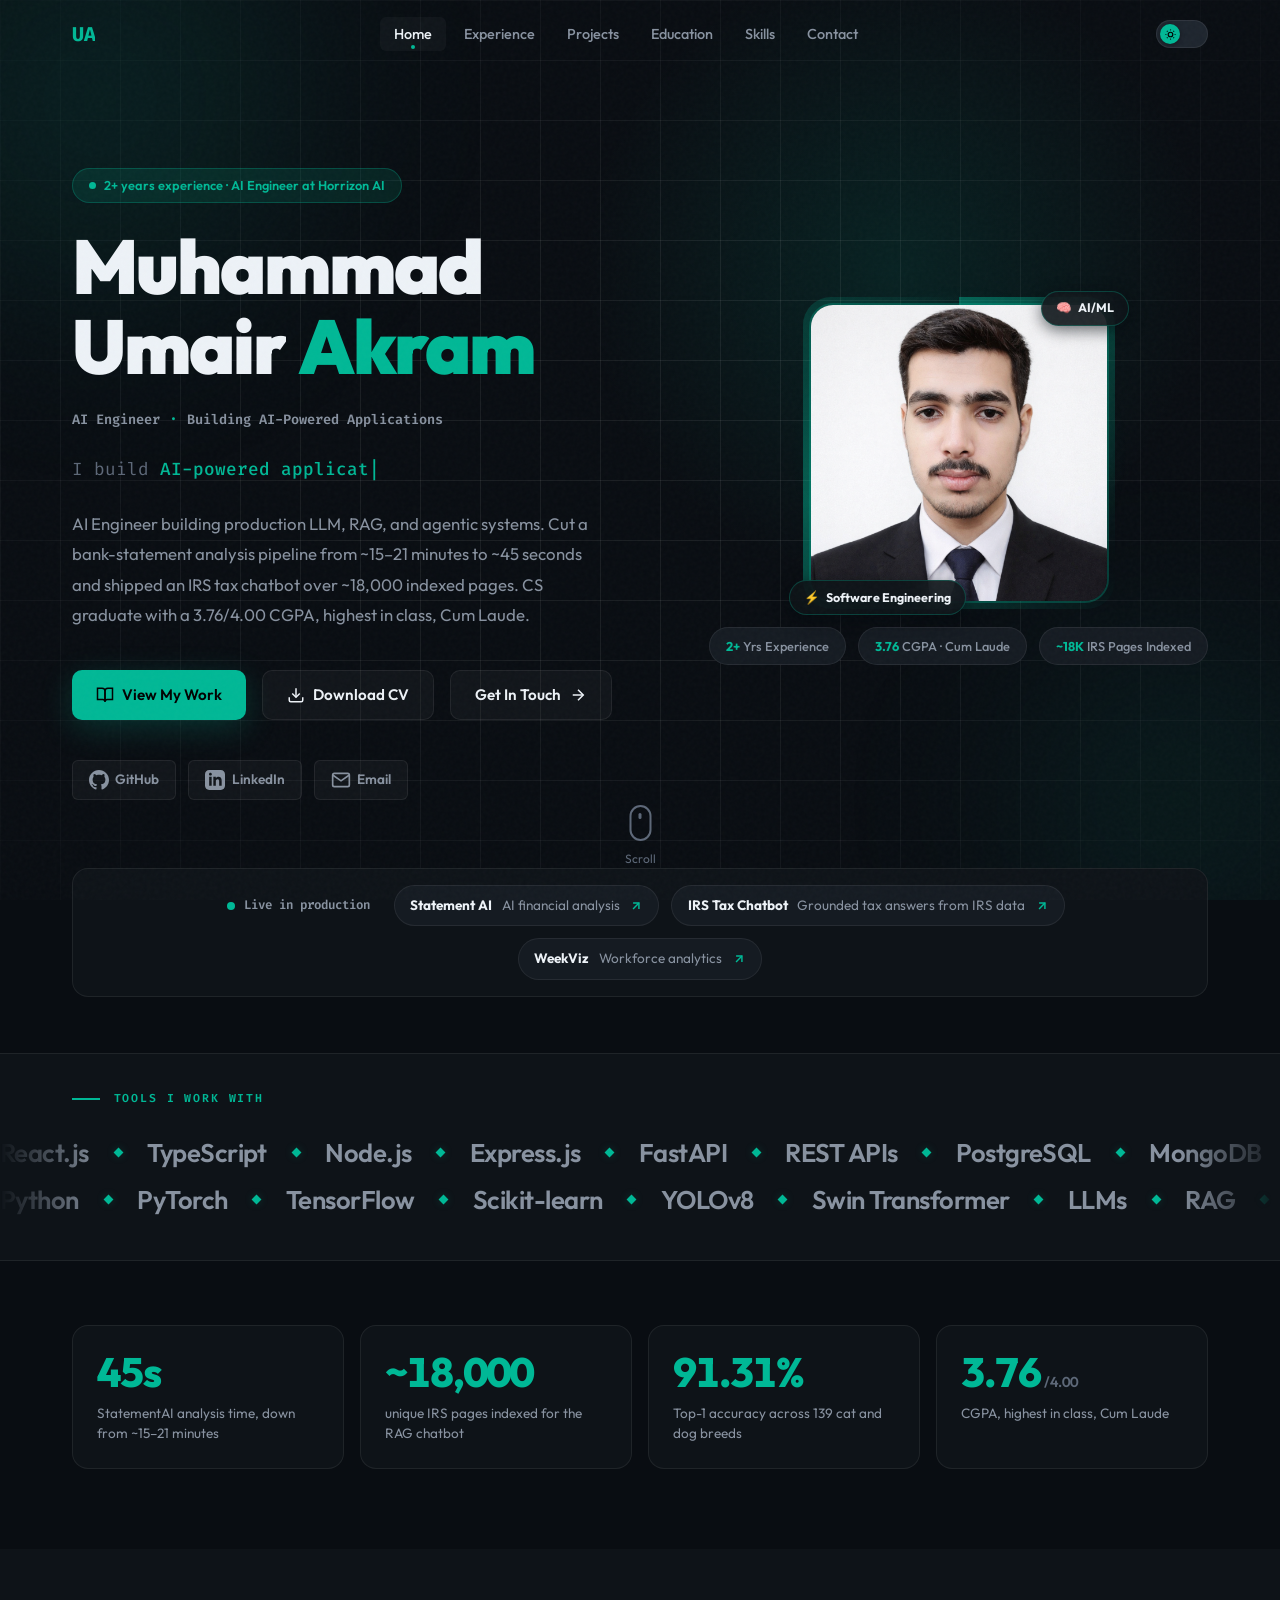
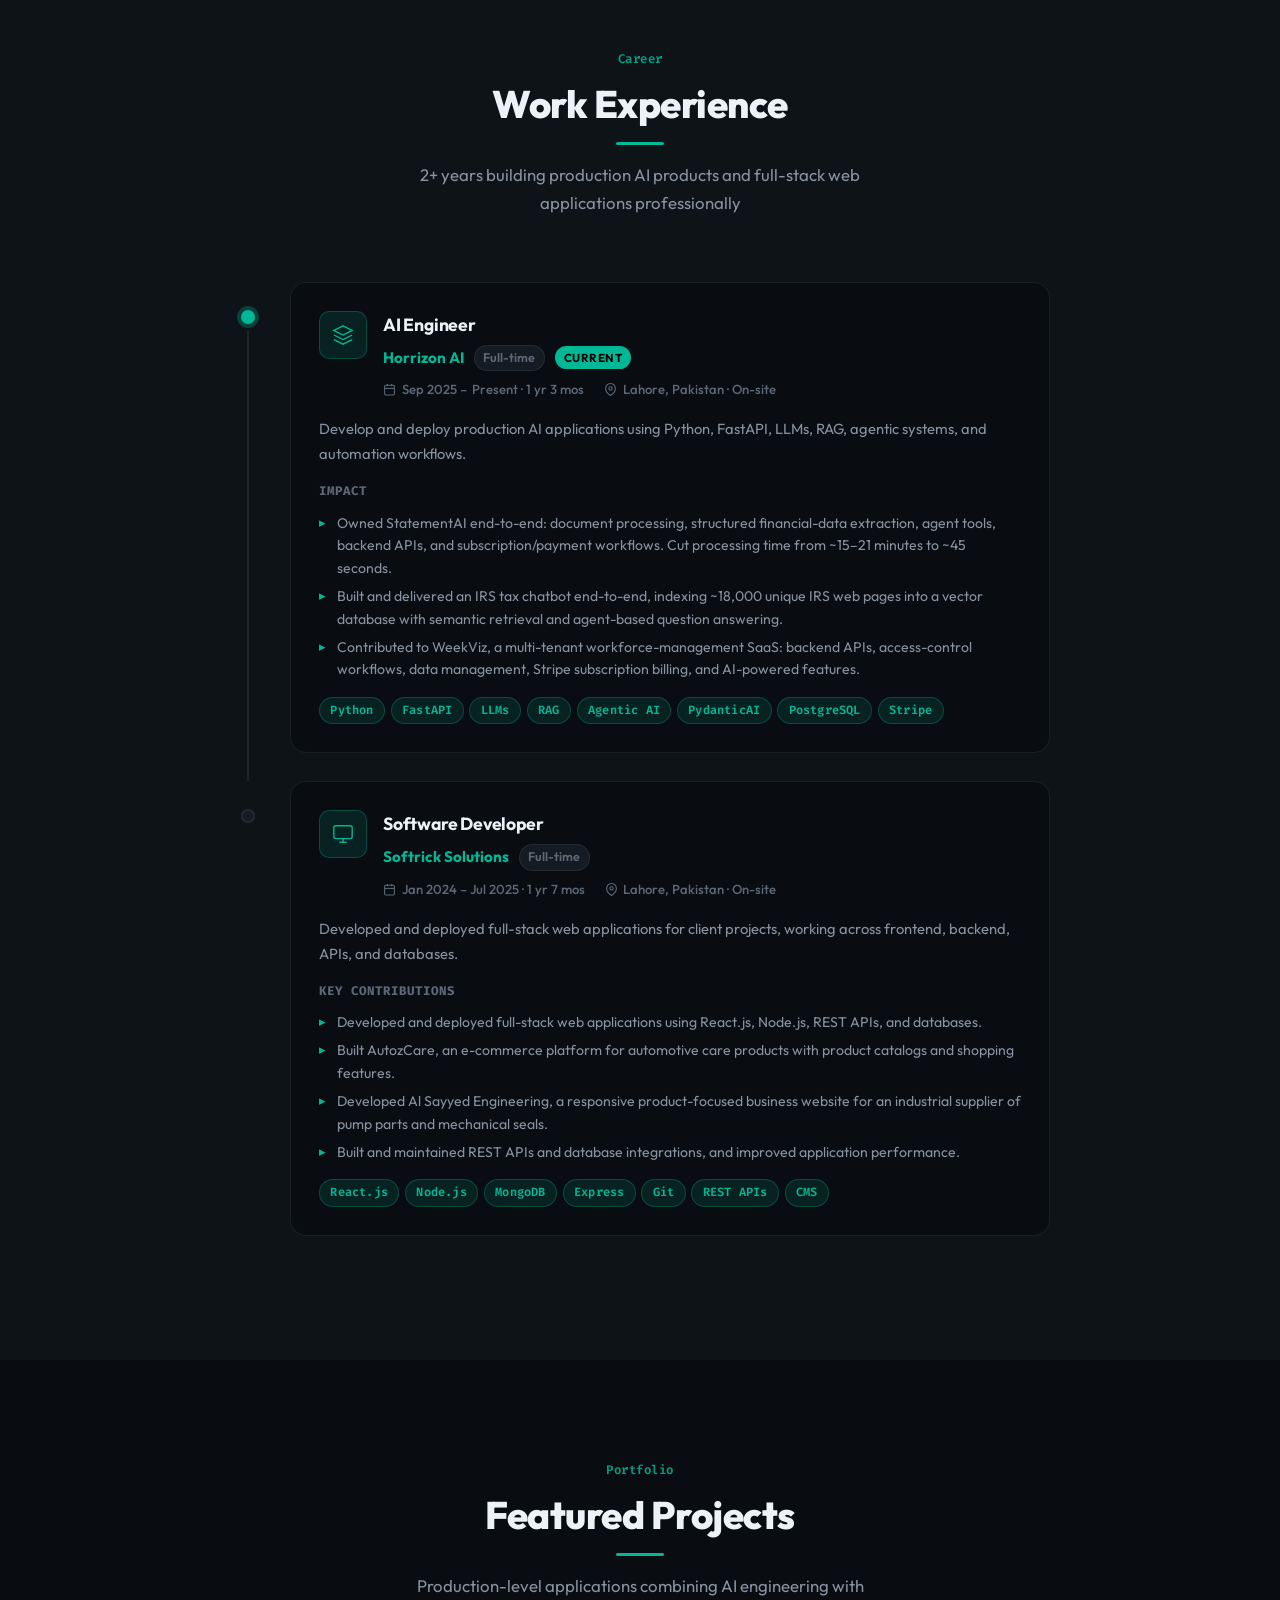
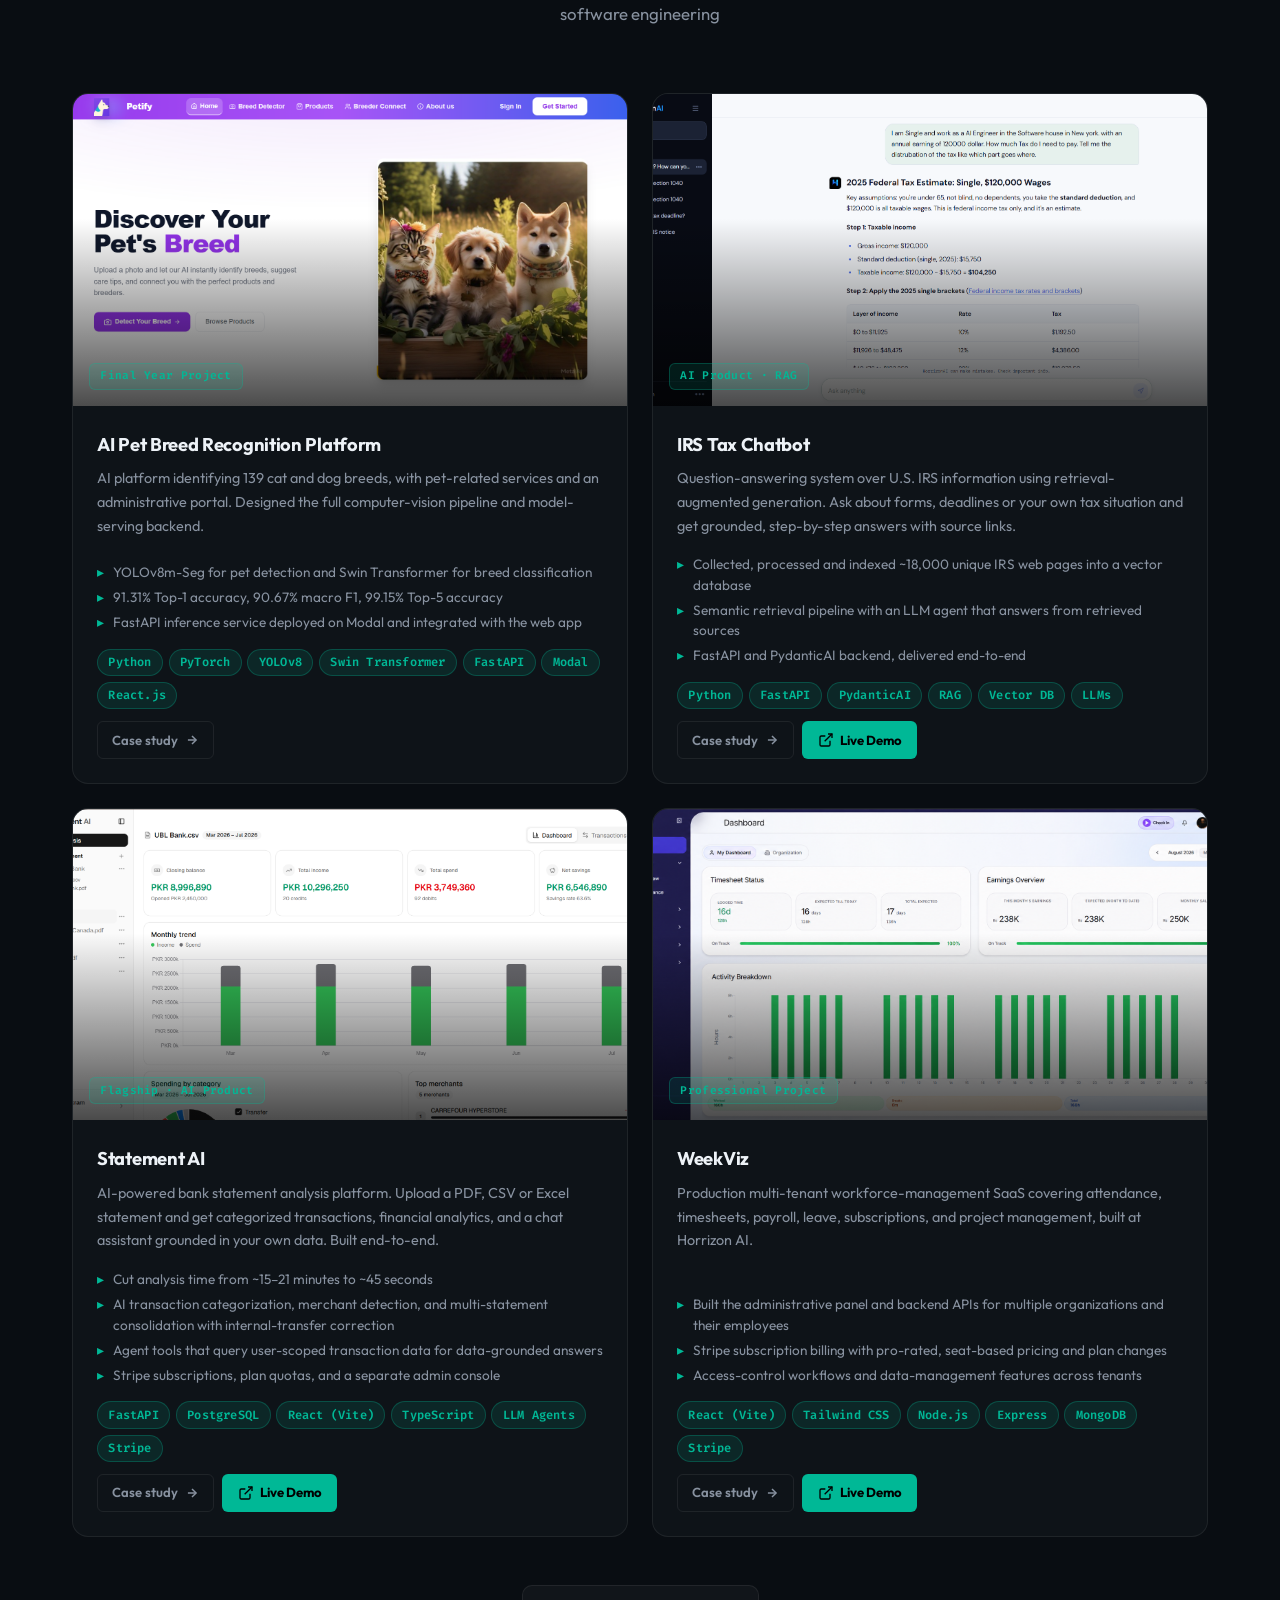
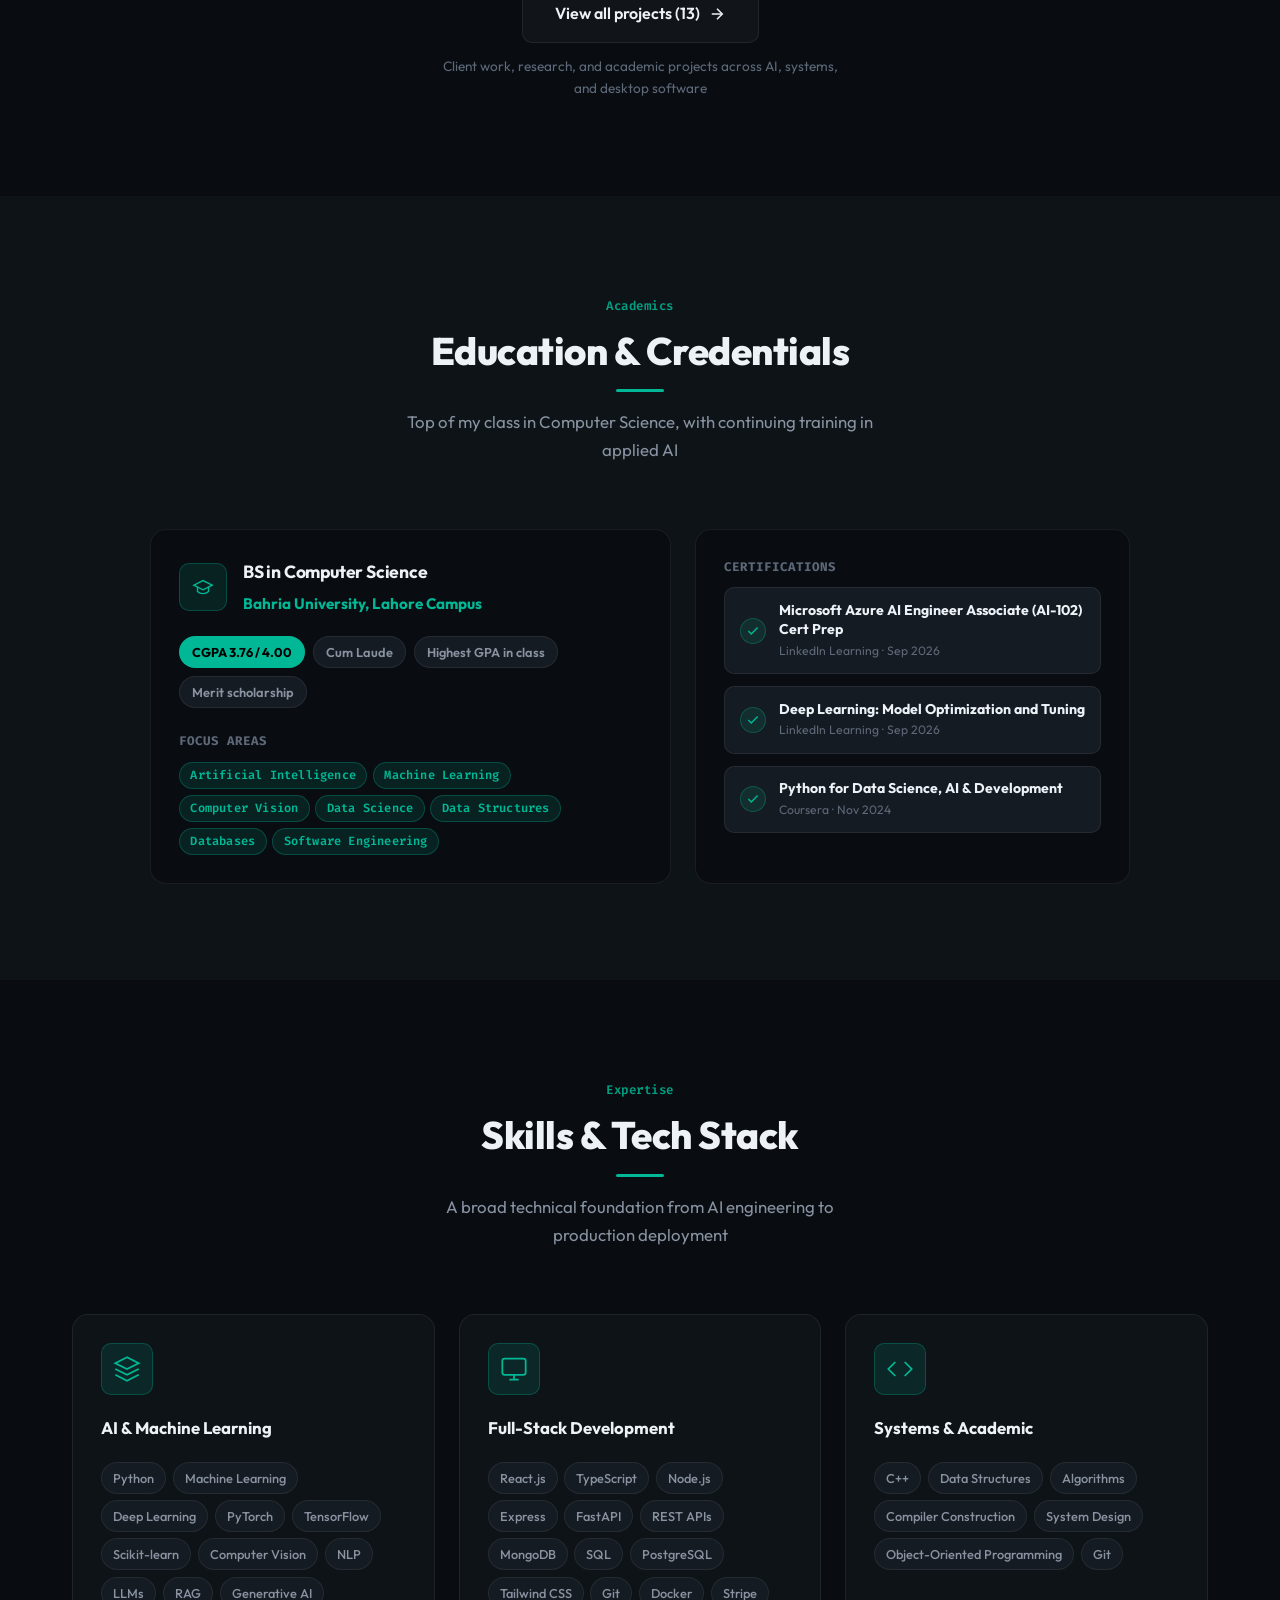
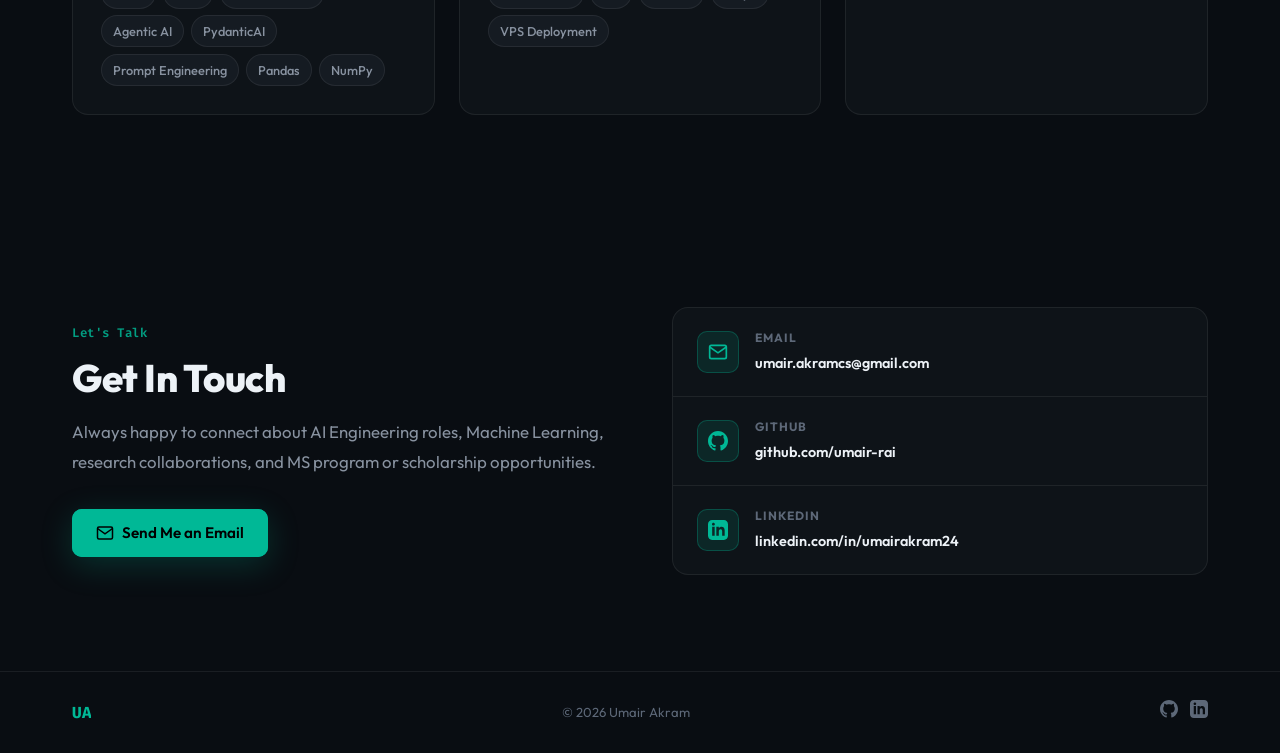
<file: index.html>
<!DOCTYPE html>
<html lang="en" data-theme="dark">
<head>
  <meta charset="UTF-8">
  <meta name="viewport" content="width=device-width, initial-scale=1.0">
  <meta name="description" content="Muhammad Umair Akram - AI Engineer building production LLM, RAG, and agentic systems. CS graduate, 3.76/4.00 CGPA, highest in class, Cum Laude.">
  <meta name="keywords" content="AI Engineer, Machine Learning, LLM, RAG, AI Applications, Software Engineering, Full-Stack Development">
  <meta name="author" content="Muhammad Umair Akram">
  <meta property="og:title" content="Muhammad Umair Akram — AI Engineer">
  <meta property="og:description" content="AI Engineer building production LLM, RAG, and agentic systems. CS graduate, 3.76/4.00 CGPA, highest in class, Cum Laude.">
  <meta property="og:type" content="website">
  <meta property="og:image" content="assets/Image.png">
  <meta name="twitter:card" content="summary_large_image">
  <title>M Umair Akram - AI Engineer</title>
  <link rel="icon" type="image/svg+xml" href="data:image/svg+xml,%3Csvg xmlns='http://www.w3.org/2000/svg' viewBox='0 0 100 100'%3E%3Crect width='100' height='100' rx='22' fill='%230f0f14'/%3E%3Ctext x='50' y='58' font-family='Outfit, Arial, sans-serif' font-size='38' font-weight='800' fill='%2300b896' text-anchor='middle'%3EUA%3C/text%3E%3C/svg%3E">
  <link rel="preconnect" href="https://fonts.googleapis.com">
  <link rel="preconnect" href="https://fonts.gstatic.com" crossorigin>
  <link href="https://fonts.googleapis.com/css2?family=Outfit:wght@300;400;500;600;700;800;900&family=Fira+Code:wght@400;500&display=swap" rel="stylesheet">
  <link rel="stylesheet" href="styles.css">
</head>
<body>

  <a href="#home" class="skip-to-content">Skip to main content</a>

  <!-- Scroll Progress -->
  <div class="scroll-progress" id="scrollProgress"></div>

  <!-- Navigation -->
  <nav class="navbar" id="navbar">
    <div class="nav-container">
      <a href="#home" class="nav-logo">
        UA
      </a>
      <ul class="nav-menu" id="navMenu">
        <li><a href="#home" class="nav-link">Home</a></li>
        <li><a href="#experience" class="nav-link">Experience</a></li>
        <li><a href="#projects" class="nav-link">Projects</a></li>
        <li><a href="#education" class="nav-link">Education</a></li>
        <li><a href="#skills" class="nav-link">Skills</a></li>
        <li><a href="#contact" class="nav-link">Contact</a></li>
      </ul>
      <div class="nav-actions">
        <button class="theme-toggle" id="themeToggle" aria-label="Toggle theme">
          <span class="toggle-track">
            <span class="toggle-thumb">
              <span class="toggle-sun">
                <svg width="11" height="11" viewBox="0 0 24 24" fill="none" stroke="currentColor" stroke-width="2.5"><circle cx="12" cy="12" r="5"/><line x1="12" y1="1" x2="12" y2="3"/><line x1="12" y1="21" x2="12" y2="23"/><line x1="4.22" y1="4.22" x2="5.64" y2="5.64"/><line x1="18.36" y1="18.36" x2="19.78" y2="19.78"/><line x1="1" y1="12" x2="3" y2="12"/><line x1="21" y1="12" x2="23" y2="12"/><line x1="4.22" y1="19.78" x2="5.64" y2="18.36"/><line x1="18.36" y1="5.64" x2="19.78" y2="4.22"/></svg>
              </span>
              <span class="toggle-moon">
                <svg width="11" height="11" viewBox="0 0 24 24" fill="none" stroke="currentColor" stroke-width="2.5"><path d="M21 12.79A9 9 0 1 1 11.21 3 7 7 0 0 0 21 12.79z"/></svg>
              </span>
            </span>
          </span>
        </button>
        <button class="nav-toggle" id="navToggle" aria-label="Toggle navigation">
          <span></span><span></span><span></span>
        </button>
      </div>
    </div>
  </nav>

  <!-- Hero Section -->
  <section class="hero" id="home">
    <div class="hero-bg-grid"></div>
    <canvas class="hero-canvas" id="heroCanvas" aria-hidden="true"></canvas>
    <div class="hero-orb hero-orb-1"></div>
    <div class="hero-orb hero-orb-2"></div>
    <div class="container">
      <div class="hero-content">
        <div class="hero-text">
          <div class="hero-badge"><span class="badge-dot"></span>2+ years experience · AI Engineer at Horrizon AI</div>
          <h1 class="hero-name" aria-label="Muhammad Umair Akram"><span class="word" aria-hidden="true"><span style="animation-delay:.15s">Muhammad</span></span> <span class="word" aria-hidden="true"><span style="animation-delay:.28s">Umair</span></span> <span class="word" aria-hidden="true"><span class="name-accent" style="animation-delay:.41s">Akram</span></span></h1>
          <div class="hero-roles">
            <span class="role-tag">AI Engineer</span>
            <span class="role-divider">·</span>
            <span class="role-tag">Building AI-Powered Applications</span>
          </div>
          <div class="hero-typing-wrapper">
            <span class="typing-prefix">I build </span>
            <span class="hero-typing" id="typingText"></span>
          </div>
          <p class="hero-description">
            AI Engineer building production LLM, RAG, and agentic systems. Cut a bank-statement analysis pipeline from ~15–21 minutes to ~45 seconds and shipped an IRS tax chatbot over ~18,000 indexed pages. CS graduate with a 3.76/4.00 CGPA, highest in class, Cum Laude.
          </p>
          <div class="hero-cta">
            <a href="#projects" class="btn btn-primary">
              <svg width="18" height="18" viewBox="0 0 24 24" fill="none" stroke="currentColor" stroke-width="2"><path d="M2 3h6a4 4 0 0 1 4 4v14a3 3 0 0 0-3-3H2z"/><path d="M22 3h-6a4 4 0 0 0-4 4v14a3 3 0 0 1 3-3h7z"/></svg>
              View My Work
            </a>
            <a href="assets/Muhammad-Umair-Akram-CV.pdf" download class="btn btn-ghost">
              <svg width="18" height="18" viewBox="0 0 24 24" fill="none" stroke="currentColor" stroke-width="2"><path d="M21 15v4a2 2 0 0 1-2 2H5a2 2 0 0 1-2-2v-4"/><polyline points="7 10 12 15 17 10"/><line x1="12" y1="15" x2="12" y2="3"/></svg>
              Download CV
            </a>
            <a href="#contact" class="btn btn-ghost">
              Get In Touch
              <svg width="18" height="18" viewBox="0 0 24 24" fill="none" stroke="currentColor" stroke-width="2"><line x1="5" y1="12" x2="19" y2="12"/><polyline points="12 5 19 12 12 19"/></svg>
            </a>
          </div>
          <div class="hero-social">
            <a href="https://github.com/umair-rai" target="_blank" rel="noopener noreferrer" class="social-btn" aria-label="GitHub">
              <svg width="20" height="20" viewBox="0 0 24 24" fill="currentColor"><path d="M12 0c-6.626 0-12 5.373-12 12 0 5.302 3.438 9.8 8.207 11.387.599.111.793-.261.793-.577v-2.234c-3.338.726-4.033-1.416-4.033-1.416-.546-1.387-1.333-1.756-1.333-1.756-1.089-.745.083-.729.083-.729 1.205.084 1.839 1.237 1.839 1.237 1.07 1.834 2.807 1.304 3.492.997.107-.775.418-1.305.762-1.604-2.665-.305-5.467-1.334-5.467-5.931 0-1.311.469-2.381 1.236-3.221-.124-.303-.535-1.524.117-3.176 0 0 1.008-.322 3.301 1.23.957-.266 1.983-.399 3.003-.404 1.02.005 2.047.138 3.006.404 2.291-1.552 3.297-1.23 3.297-1.23.653 1.653.242 2.874.118 3.176.77.84 1.235 1.911 1.235 3.221 0 4.609-2.807 5.624-5.479 5.921.43.372.823 1.102.823 2.222v3.293c0 .319.192.694.801.576 4.765-1.589 8.199-6.086 8.199-11.386 0-6.627-5.373-12-12-12z"/></svg>
              GitHub
            </a>
            <a href="https://www.linkedin.com/in/umairakram24/" target="_blank" rel="noopener noreferrer" class="social-btn" aria-label="LinkedIn">
              <svg width="20" height="20" viewBox="0 0 24 24" fill="currentColor"><path d="M19 0h-14c-2.761 0-5 2.239-5 5v14c0 2.761 2.239 5 5 5h14c2.762 0 5-2.239 5-5v-14c0-2.761-2.238-5-5-5zm-11 19h-3v-11h3v11zm-1.5-12.268c-.966 0-1.75-.79-1.75-1.764s.784-1.764 1.75-1.764 1.75.79 1.75 1.764-.783 1.764-1.75 1.764zm13.5 12.268h-3v-5.604c0-3.368-4-3.113-4 0v5.604h-3v-11h3v1.765c1.396-2.586 7-2.777 7 2.476v6.759z"/></svg>
              LinkedIn
            </a>
            <a href="mailto:umair.akramcs@gmail.com" class="social-btn" aria-label="Email">
              <svg width="20" height="20" viewBox="0 0 24 24" fill="none" stroke="currentColor" stroke-width="2"><path d="M4 4h16c1.1 0 2 .9 2 2v12c0 1.1-.9 2-2 2H4c-1.1 0-2-.9-2-2V6c0-1.1.9-2 2-2z"/><polyline points="22,6 12,13 2,6"/></svg>
              Email
            </a>
          </div>
        </div>
        <div class="hero-visual">
          <div class="profile-frame">
            <div class="profile-glow"></div>
            <img src="assets/Image.png" alt="Muhammad Umair Akram" class="profile-img">
            <div class="profile-ring"></div>
            <div class="floating-badge badge-ai">
              <span>🧠</span> AI/ML
            </div>
            <div class="floating-badge badge-web">
              <span>⚡</span> Software Engineering
            </div>
          </div>
          <div class="stats-row">
            <div class="stat-pill">
              <strong data-count="2" data-suffix="+">2+</strong> Yrs Experience
            </div>
            <div class="stat-pill">
              <strong data-count="3.76" data-decimals="2">3.76</strong> CGPA · Cum Laude
            </div>
            <div class="stat-pill">
              <strong data-count="18" data-prefix="~" data-suffix="K">~18K</strong> IRS Pages Indexed
            </div>
          </div>
        </div>
      </div>
    </div>
    <div class="scroll-hint">
      <div class="scroll-mouse"><div class="scroll-wheel"></div></div>
      <span>Scroll</span>
    </div>
  </section>

  <!-- Proof strip: live products + stack marquee -->
  <section class="proof" aria-label="Live products and tech stack">
    <div class="container">
      <div class="proof-inner scroll-reveal">
        <span class="proof-label"><span class="live-dot"></span>Live in production</span>
        <a href="https://statementai.io" target="_blank" rel="noopener noreferrer" class="proof-item">
          <strong>Statement AI</strong><span>AI financial analysis</span>
          <svg width="14" height="14" viewBox="0 0 24 24" fill="none" stroke="currentColor" stroke-width="2.5"><line x1="7" y1="17" x2="17" y2="7"/><polyline points="7 7 17 7 17 17"/></svg>
        </a>
        <a href="https://irs.horrizonai.com" target="_blank" rel="noopener noreferrer" class="proof-item">
          <strong>IRS Tax Chatbot</strong><span>Grounded tax answers from IRS data</span>
          <svg width="14" height="14" viewBox="0 0 24 24" fill="none" stroke="currentColor" stroke-width="2.5"><line x1="7" y1="17" x2="17" y2="7"/><polyline points="7 7 17 7 17 17"/></svg>
        </a>
        <a href="https://weekviz.com" target="_blank" rel="noopener noreferrer" class="proof-item">
          <strong>WeekViz</strong><span>Workforce analytics</span>
          <svg width="14" height="14" viewBox="0 0 24 24" fill="none" stroke="currentColor" stroke-width="2.5"><line x1="7" y1="17" x2="17" y2="7"/><polyline points="7 7 17 7 17 17"/></svg>
        </a>
      </div>
    </div>
  </section>

  <!-- Toolbox ticker -->
  <section class="toolbox" aria-labelledby="toolbox-title">
    <div class="container">
      <h2 class="toolbox-title" id="toolbox-title">Tools I work with</h2>
    </div>
    <div class="ticker">
      <ul class="ticker-track">
        <li>React.js</li><li>TypeScript</li><li>Node.js</li><li>Express.js</li><li>FastAPI</li><li>REST APIs</li><li>PostgreSQL</li><li>MongoDB</li><li>SQL</li><li>Tailwind CSS</li><li>Stripe</li><li>Git</li><li>Docker</li><li>VPS Deployment</li>
      </ul>
      <ul class="ticker-track" aria-hidden="true">
        <li>React.js</li><li>TypeScript</li><li>Node.js</li><li>Express.js</li><li>FastAPI</li><li>REST APIs</li><li>PostgreSQL</li><li>MongoDB</li><li>SQL</li><li>Tailwind CSS</li><li>Stripe</li><li>Git</li><li>Docker</li><li>VPS Deployment</li>
      </ul>
    </div>
    <div class="ticker ticker--reverse">
      <ul class="ticker-track">
        <li>Python</li><li>PyTorch</li><li>TensorFlow</li><li>Scikit-learn</li><li>YOLOv8</li><li>Swin Transformer</li><li>LLMs</li><li>RAG</li><li>Agentic AI</li><li>Generative AI</li><li>PydanticAI</li><li>Prompt Engineering</li><li>NLP</li><li>Computer Vision</li><li>Deep Learning</li><li>Machine Learning</li>
      </ul>
      <ul class="ticker-track" aria-hidden="true">
        <li>Python</li><li>PyTorch</li><li>TensorFlow</li><li>Scikit-learn</li><li>YOLOv8</li><li>Swin Transformer</li><li>LLMs</li><li>RAG</li><li>Agentic AI</li><li>Generative AI</li><li>PydanticAI</li><li>Prompt Engineering</li><li>NLP</li><li>Computer Vision</li><li>Deep Learning</li><li>Machine Learning</li>
      </ul>
    </div>
  </section>

  <!-- Impact numbers -->
  <section class="impact" aria-label="Impact in numbers">
    <div class="container">
      <div class="impact-grid">
        <div class="impact-tile scroll-reveal">
          <div class="impact-num"><span data-count="45" data-suffix="s">45s</span></div>
          <div class="impact-label">StatementAI analysis time, down from ~15–21 minutes</div>
        </div>
        <div class="impact-tile scroll-reveal">
          <div class="impact-num"><span data-count="18000" data-prefix="~">~18,000</span></div>
          <div class="impact-label">unique IRS pages indexed for the RAG chatbot</div>
        </div>
        <div class="impact-tile scroll-reveal">
          <div class="impact-num"><span data-count="91.31" data-decimals="2" data-suffix="%">91.31%</span></div>
          <div class="impact-label">Top-1 accuracy across 139 cat and dog breeds</div>
        </div>
        <div class="impact-tile scroll-reveal">
          <div class="impact-num"><span data-count="3.76" data-decimals="2">3.76</span><small>/4.00</small></div>
          <div class="impact-label">CGPA, highest in class, Cum Laude</div>
        </div>
      </div>
    </div>
  </section>

  <!-- Experience Section -->
  <section class="section section-alt" id="experience">
    <div class="container">
      <div class="section-header scroll-reveal">
        <span class="section-label">Career</span>
        <h2 class="section-title">Work Experience</h2>
        <p class="section-subtitle">2+ years building production AI products and full-stack web applications professionally</p>
      </div>

      <div class="timeline">

        <!-- Horrizon AI -->
        <div class="timeline-item scroll-reveal">
          <div class="timeline-marker">
            <div class="timeline-dot active"></div>
            <div class="timeline-line"></div>
          </div>
          <div class="timeline-card">
            <div class="timeline-header">
              <div class="timeline-company-logo">
                <svg width="22" height="22" viewBox="0 0 24 24" fill="none" stroke="currentColor" stroke-width="1.5"><path d="M12 2L2 7l10 5 10-5-10-5z"/><path d="M2 17l10 5 10-5"/><path d="M2 12l10 5 10-5"/></svg>
              </div>
              <div class="timeline-meta">
                <h3 class="timeline-role">AI Engineer</h3>
                <div class="timeline-company">
                  <span class="company-name">Horrizon AI</span>
                  <span class="company-type">Full-time</span>
                  <span class="company-current">Current</span>
                </div>
                <div class="timeline-info">
                  <span class="timeline-date">
                    <svg width="13" height="13" viewBox="0 0 24 24" fill="none" stroke="currentColor" stroke-width="2"><rect x="3" y="4" width="18" height="18" rx="2"/><line x1="16" y1="2" x2="16" y2="6"/><line x1="8" y1="2" x2="8" y2="6"/><line x1="3" y1="10" x2="21" y2="10"/></svg>
                    Sep 2025 – <span class="job-duration" data-start="2025-09-01">Present</span>
                  </span>
                  <span class="timeline-location">
                    <svg width="13" height="13" viewBox="0 0 24 24" fill="none" stroke="currentColor" stroke-width="2"><path d="M21 10c0 7-9 13-9 13s-9-6-9-13a9 9 0 0 1 18 0z"/><circle cx="12" cy="10" r="3"/></svg>
                    Lahore, Pakistan · On-site
                  </span>
                </div>
              </div>
            </div>
            <p class="timeline-summary">Develop and deploy production AI applications using Python, FastAPI, LLMs, RAG, agentic systems, and automation workflows.</p>
            <div class="timeline-section">
              <div class="timeline-section-title">Impact</div>
              <ul class="timeline-bullets">
                <li>Owned StatementAI end-to-end: document processing, structured financial-data extraction, agent tools, backend APIs, and subscription/payment workflows. Cut processing time from ~15–21 minutes to ~45 seconds.</li>
                <li>Built and delivered an IRS tax chatbot end-to-end, indexing ~18,000 unique IRS web pages into a vector database with semantic retrieval and agent-based question answering.</li>
                <li>Contributed to WeekViz, a multi-tenant workforce-management SaaS: backend APIs, access-control workflows, data management, Stripe subscription billing, and AI-powered features.</li>
              </ul>
            </div>
            <div class="timeline-tags">
              <span class="tag">Python</span>
              <span class="tag">FastAPI</span>
              <span class="tag">LLMs</span>
              <span class="tag">RAG</span>
              <span class="tag">Agentic AI</span>
              <span class="tag">PydanticAI</span>
              <span class="tag">PostgreSQL</span>
              <span class="tag">Stripe</span>
            </div>
          </div>
        </div>

        <!-- Softrick Solutions -->
        <div class="timeline-item scroll-reveal">
          <div class="timeline-marker">
            <div class="timeline-dot"></div>
          </div>
          <div class="timeline-card">
            <div class="timeline-header">
              <div class="timeline-company-logo">
                <svg width="22" height="22" viewBox="0 0 24 24" fill="none" stroke="currentColor" stroke-width="1.5"><rect x="2" y="3" width="20" height="14" rx="2"/><path d="M8 21h8"/><path d="M12 17v4"/></svg>
              </div>
              <div class="timeline-meta">
                <h3 class="timeline-role">Software Developer</h3>
                <div class="timeline-company">
                  <span class="company-name">Softrick Solutions</span>
                  <span class="company-type">Full-time</span>
                </div>
                <div class="timeline-info">
                  <span class="timeline-date">
                    <svg width="13" height="13" viewBox="0 0 24 24" fill="none" stroke="currentColor" stroke-width="2"><rect x="3" y="4" width="18" height="18" rx="2"/><line x1="16" y1="2" x2="16" y2="6"/><line x1="8" y1="2" x2="8" y2="6"/><line x1="3" y1="10" x2="21" y2="10"/></svg>
                    Jan 2024 – Jul 2025 · 1 yr 7 mos
                  </span>
                  <span class="timeline-location">
                    <svg width="13" height="13" viewBox="0 0 24 24" fill="none" stroke="currentColor" stroke-width="2"><path d="M21 10c0 7-9 13-9 13s-9-6-9-13a9 9 0 0 1 18 0z"/><circle cx="12" cy="10" r="3"/></svg>
                    Lahore, Pakistan · On-site
                  </span>
                </div>
              </div>
            </div>
            <p class="timeline-summary">Developed and deployed full-stack web applications for client projects, working across frontend, backend, APIs, and databases.</p>
            <div class="timeline-section">
              <div class="timeline-section-title">Key contributions</div>
              <ul class="timeline-bullets">
                <li>Developed and deployed full-stack web applications using React.js, Node.js, REST APIs, and databases.</li>
                <li>Built AutozCare, an e-commerce platform for automotive care products with product catalogs and shopping features.</li>
                <li>Developed Al Sayyed Engineering, a responsive product-focused business website for an industrial supplier of pump parts and mechanical seals.</li>
                <li>Built and maintained REST APIs and database integrations, and improved application performance.</li>
              </ul>
            </div>
            <div class="timeline-tags">
              <span class="tag">React.js</span>
              <span class="tag">Node.js</span>
              <span class="tag">MongoDB</span>
              <span class="tag">Express</span>
              <span class="tag">Git</span>
              <span class="tag">REST APIs</span>
              <span class="tag">CMS</span>
            </div>
          </div>
        </div>

      </div>
    </div>
  </section>

  <!-- Featured Projects Section -->
  <section class="section" id="projects">
    <div class="container">
      <div class="section-header scroll-reveal">
        <span class="section-label">Portfolio</span>
        <h2 class="section-title">Featured Projects</h2>
        <p class="section-subtitle">Production-level applications combining AI engineering with software engineering</p>
      </div>

      <div class="projects-grid">

        <article class="project-card scroll-reveal">
          <div class="project-img-wrap">
            <img src="assets/FYP.png" alt="AI Pet Breed Recognition Platform" class="project-img" loading="lazy">
            <div class="project-img-overlay">
              <span class="project-category-badge">Final Year Project</span>
            </div>
          </div>
          <div class="project-body">
            <div class="project-top">
              <h3 class="project-title"><a href="projects/pet-breed-recognition.html">AI Pet Breed Recognition Platform</a></h3>
              <p class="project-desc">AI platform identifying 139 cat and dog breeds, with pet-related services and an administrative portal. Designed the full computer-vision pipeline and model-serving backend.</p>
            </div>
            <ul class="project-highlights">
              <li>YOLOv8m-Seg for pet detection and Swin Transformer for breed classification</li>
              <li>91.31% Top-1 accuracy, 90.67% macro F1, 99.15% Top-5 accuracy</li>
              <li>FastAPI inference service deployed on Modal and integrated with the web app</li>
            </ul>
            <div class="project-footer">
              <div class="project-tags">
                <span class="tag">Python</span>
                <span class="tag">PyTorch</span>
                <span class="tag">YOLOv8</span>
                <span class="tag">Swin Transformer</span>
                <span class="tag">FastAPI</span>
                <span class="tag">Modal</span>
                <span class="tag">React.js</span>
              </div>
              <div class="project-links">
                <a href="projects/pet-breed-recognition.html" class="project-link-btn project-link-ghost">Case study <svg class="arrow" width="14" height="14" viewBox="0 0 24 24" fill="none" stroke="currentColor" stroke-width="2.5"><line x1="5" y1="12" x2="19" y2="12"/><polyline points="12 5 19 12 12 19"/></svg></a>
              </div>
            </div>
          </div>
        </article>

        <article class="project-card scroll-reveal">
          <div class="project-img-wrap">
            <img src="assets/IRS-Chatbot-Light.png" alt="IRS Tax Chatbot answering a federal tax question with step-by-step calculation" class="project-img" loading="lazy">
            <div class="project-img-overlay">
              <span class="project-category-badge">AI Product · RAG</span>
            </div>
          </div>
          <div class="project-body">
            <div class="project-top">
              <h3 class="project-title"><a href="projects/irs-rag-chatbot.html">IRS Tax Chatbot</a></h3>
              <p class="project-desc">Question-answering system over U.S. IRS information using retrieval-augmented generation. Ask about forms, deadlines or your own tax situation and get grounded, step-by-step answers with source links.</p>
            </div>
            <ul class="project-highlights">
              <li>Collected, processed and indexed ~18,000 unique IRS web pages into a vector database</li>
              <li>Semantic retrieval pipeline with an LLM agent that answers from retrieved sources</li>
              <li>FastAPI and PydanticAI backend, delivered end-to-end</li>
            </ul>
            <div class="project-footer">
              <div class="project-tags">
                <span class="tag">Python</span>
                <span class="tag">FastAPI</span>
                <span class="tag">PydanticAI</span>
                <span class="tag">RAG</span>
                <span class="tag">Vector DB</span>
                <span class="tag">LLMs</span>
              </div>
              <div class="project-links">
                <a href="projects/irs-rag-chatbot.html" class="project-link-btn project-link-ghost">Case study <svg class="arrow" width="14" height="14" viewBox="0 0 24 24" fill="none" stroke="currentColor" stroke-width="2.5"><line x1="5" y1="12" x2="19" y2="12"/><polyline points="12 5 19 12 12 19"/></svg></a>
                <a href="https://irs.horrizonai.com" target="_blank" rel="noopener noreferrer" class="project-link-btn project-link-primary">
                  <svg width="16" height="16" viewBox="0 0 24 24" fill="none" stroke="currentColor" stroke-width="2"><path d="M18 13v6a2 2 0 0 1-2 2H5a2 2 0 0 1-2-2V8a2 2 0 0 1 2-2h6"/><polyline points="15 3 21 3 21 9"/><line x1="10" y1="14" x2="21" y2="3"/></svg>
                  Live Demo
                </a>
              </div>
            </div>
          </div>
        </article>

        <article class="project-card scroll-reveal">
          <div class="project-img-wrap">
            <img src="assets/Statement-AI.png" alt="Statement AI Financial Analysis Platform" class="project-img" loading="lazy">
            <div class="project-img-overlay">
              <span class="project-category-badge">Flagship · AI Product</span>
            </div>
          </div>
          <div class="project-body">
            <div class="project-top">
              <h3 class="project-title"><a href="projects/statement-ai.html">Statement AI</a></h3>
              <p class="project-desc">AI-powered bank statement analysis platform. Upload a PDF, CSV or Excel statement and get categorized transactions, financial analytics, and a chat assistant grounded in your own data. Built end-to-end.</p>
            </div>
            <ul class="project-highlights">
              <li>Cut analysis time from ~15–21 minutes to ~45 seconds</li>
              <li>AI transaction categorization, merchant detection, and multi-statement consolidation with internal-transfer correction</li>
              <li>Agent tools that query user-scoped transaction data for data-grounded answers</li>
              <li>Stripe subscriptions, plan quotas, and a separate admin console</li>
            </ul>
            <div class="project-footer">
              <div class="project-tags">
                <span class="tag">FastAPI</span>
                <span class="tag">PostgreSQL</span>
                <span class="tag">React (Vite)</span>
                <span class="tag">TypeScript</span>
                <span class="tag">LLM Agents</span>
                <span class="tag">Stripe</span>
              </div>
              <div class="project-links">
                <a href="projects/statement-ai.html" class="project-link-btn project-link-ghost">Case study <svg class="arrow" width="14" height="14" viewBox="0 0 24 24" fill="none" stroke="currentColor" stroke-width="2.5"><line x1="5" y1="12" x2="19" y2="12"/><polyline points="12 5 19 12 12 19"/></svg></a>
                <a href="https://statementai.io" target="_blank" rel="noopener noreferrer" class="project-link-btn project-link-primary">
                  <svg width="16" height="16" viewBox="0 0 24 24" fill="none" stroke="currentColor" stroke-width="2"><path d="M18 13v6a2 2 0 0 1-2 2H5a2 2 0 0 1-2-2V8a2 2 0 0 1 2-2h6"/><polyline points="15 3 21 3 21 9"/><line x1="10" y1="14" x2="21" y2="3"/></svg>
                  Live Demo
                </a>
              </div>
            </div>
          </div>
        </article>

        <article class="project-card scroll-reveal">
          <div class="project-img-wrap">
            <img src="assets/Weekviz.png" alt="WeekViz Workforce Management Platform" class="project-img" loading="lazy">
            <div class="project-img-overlay">
              <span class="project-category-badge">Professional Project</span>
            </div>
          </div>
          <div class="project-body">
            <div class="project-top">
              <h3 class="project-title"><a href="projects/weekviz.html">WeekViz</a></h3>
              <p class="project-desc">Production multi-tenant workforce-management SaaS covering attendance, timesheets, payroll, leave, subscriptions, and project management, built at Horrizon AI.</p>
            </div>
            <ul class="project-highlights">
              <li>Built the administrative panel and backend APIs for multiple organizations and their employees</li>
              <li>Stripe subscription billing with pro-rated, seat-based pricing and plan changes</li>
              <li>Access-control workflows and data-management features across tenants</li>
            </ul>
            <div class="project-footer">
              <div class="project-tags">
                <span class="tag">React (Vite)</span>
                <span class="tag">Tailwind CSS</span>
                <span class="tag">Node.js</span>
                <span class="tag">Express</span>
                <span class="tag">MongoDB</span>
                <span class="tag">Stripe</span>
              </div>
              <div class="project-links">
                <a href="projects/weekviz.html" class="project-link-btn project-link-ghost">Case study <svg class="arrow" width="14" height="14" viewBox="0 0 24 24" fill="none" stroke="currentColor" stroke-width="2.5"><line x1="5" y1="12" x2="19" y2="12"/><polyline points="12 5 19 12 12 19"/></svg></a>
                <a href="https://weekviz.com" target="_blank" rel="noopener noreferrer" class="project-link-btn project-link-primary">
                  <svg width="16" height="16" viewBox="0 0 24 24" fill="none" stroke="currentColor" stroke-width="2"><path d="M18 13v6a2 2 0 0 1-2 2H5a2 2 0 0 1-2-2V8a2 2 0 0 1 2-2h6"/><polyline points="15 3 21 3 21 9"/><line x1="10" y1="14" x2="21" y2="3"/></svg>
                  Live Demo
                </a>
              </div>
            </div>
          </div>
        </article>

      </div>

      <div class="projects-more scroll-reveal">
        <a href="projects.html" class="btn btn-ghost projects-more-btn">
          View all projects (13)
          <svg width="18" height="18" viewBox="0 0 24 24" fill="none" stroke="currentColor" stroke-width="2"><line x1="5" y1="12" x2="19" y2="12"/><polyline points="12 5 19 12 12 19"/></svg>
        </a>
        <p>Client work, research, and academic projects across AI, systems, and desktop software</p>
      </div>
    </div>
  </section>

  <!-- Education Section -->
  <section class="section section-alt" id="education">
    <div class="container">
      <div class="section-header scroll-reveal">
        <span class="section-label">Academics</span>
        <h2 class="section-title">Education &amp; Credentials</h2>
        <p class="section-subtitle">Top of my class in Computer Science, with continuing training in applied AI</p>
      </div>
      <div class="edu-grid">
        <article class="edu-card scroll-reveal">
          <div class="edu-head">
            <div class="timeline-company-logo">
              <svg width="22" height="22" viewBox="0 0 24 24" fill="none" stroke="currentColor" stroke-width="1.5"><path d="M22 10L12 5 2 10l10 5 10-5z"/><path d="M6 12v5c3 3 9 3 12 0v-5"/></svg>
            </div>
            <div>
              <h3 class="timeline-role">BS in Computer Science</h3>
              <div class="company-name">Bahria University, Lahore Campus</div>
            </div>
          </div>
          <div class="edu-badges">
            <span class="edu-badge edu-badge-main">CGPA 3.76 / 4.00</span>
            <span class="edu-badge">Cum Laude</span>
            <span class="edu-badge">Highest GPA in class</span>
            <span class="edu-badge">Merit scholarship</span>
          </div>
          <div class="timeline-section-title">Focus areas</div>
          <div class="timeline-tags">
            <span class="tag">Artificial Intelligence</span>
            <span class="tag">Machine Learning</span>
            <span class="tag">Computer Vision</span>
            <span class="tag">Data Science</span>
            <span class="tag">Data Structures</span>
            <span class="tag">Databases</span>
            <span class="tag">Software Engineering</span>
          </div>
        </article>
        <article class="edu-card scroll-reveal">
          <div class="timeline-section-title">Certifications</div>
          <div class="cert-list">
          <a href="https://www.linkedin.com/learning/certificates/aeb97ad8b88bf8ca370cab09039c283dac50884894c44857fc3fa2fb49580848/" target="_blank" rel="noopener noreferrer" class="cert-item">
            <span class="cert-check"><svg width="14" height="14" viewBox="0 0 24 24" fill="none" stroke="currentColor" stroke-width="2.5"><polyline points="20 6 9 17 4 12"/></svg></span>
            <span class="cert-text"><strong>Microsoft Azure AI Engineer Associate (AI-102) Cert Prep</strong><small>LinkedIn Learning · Sep 2026</small></span>
          </a>
          <a href="https://www.linkedin.com/learning/certificates/e6a6fb42837c04ada2c482f35a99bb2843f183a1d958643b97175c0056b9b5b3/" target="_blank" rel="noopener noreferrer" class="cert-item">
            <span class="cert-check"><svg width="14" height="14" viewBox="0 0 24 24" fill="none" stroke="currentColor" stroke-width="2.5"><polyline points="20 6 9 17 4 12"/></svg></span>
            <span class="cert-text"><strong>Deep Learning: Model Optimization and Tuning</strong><small>LinkedIn Learning · Sep 2026</small></span>
          </a>
          <a href="https://coursera.org/share/2287d405acc5e1b721cf9ccff48bf1c6" target="_blank" rel="noopener noreferrer" class="cert-item">
            <span class="cert-check"><svg width="14" height="14" viewBox="0 0 24 24" fill="none" stroke="currentColor" stroke-width="2.5"><polyline points="20 6 9 17 4 12"/></svg></span>
            <span class="cert-text"><strong>Python for Data Science, AI &amp; Development</strong><small>Coursera · Nov 2024</small></span>
          </a>
          </div>
        </article>
      </div>
    </div>
  </section>

  <!-- Skills Section -->
  <section class="section" id="skills">
    <div class="container">
      <div class="section-header scroll-reveal">
        <span class="section-label">Expertise</span>
        <h2 class="section-title">Skills & Tech Stack</h2>
        <p class="section-subtitle">A broad technical foundation from AI engineering to production deployment</p>
      </div>
      <div class="skills-grid">

        <div class="skill-card scroll-reveal">
          <div class="skill-card-icon">
            <svg width="28" height="28" viewBox="0 0 24 24" fill="none" stroke="currentColor" stroke-width="1.5"><path d="M12 2L2 7l10 5 10-5-10-5z"/><path d="M2 17l10 5 10-5"/><path d="M2 12l10 5 10-5"/></svg>
          </div>
          <h3 class="skill-card-title">AI & Machine Learning</h3>
          <div class="skill-pills">
            <span class="skill-pill">Python</span>
            <span class="skill-pill">Machine Learning</span>
            <span class="skill-pill">Deep Learning</span>
            <span class="skill-pill">PyTorch</span>
            <span class="skill-pill">TensorFlow</span>
            <span class="skill-pill">Scikit-learn</span>
            <span class="skill-pill">Computer Vision</span>
            <span class="skill-pill">NLP</span>
            <span class="skill-pill">LLMs</span>
            <span class="skill-pill">RAG</span>
            <span class="skill-pill">Generative AI</span>
            <span class="skill-pill">Agentic AI</span>
            <span class="skill-pill">PydanticAI</span>
            <span class="skill-pill">Prompt Engineering</span>
            <span class="skill-pill">Pandas</span>
            <span class="skill-pill">NumPy</span>
          </div>
        </div>

        <div class="skill-card scroll-reveal">
          <div class="skill-card-icon">
            <svg width="28" height="28" viewBox="0 0 24 24" fill="none" stroke="currentColor" stroke-width="1.5"><rect x="2" y="3" width="20" height="14" rx="2"/><path d="M8 21h8"/><path d="M12 17v4"/></svg>
          </div>
          <h3 class="skill-card-title">Full-Stack Development</h3>
          <div class="skill-pills">
            <span class="skill-pill">React.js</span>
            <span class="skill-pill">TypeScript</span>
            <span class="skill-pill">Node.js</span>
            <span class="skill-pill">Express</span>
            <span class="skill-pill">FastAPI</span>
            <span class="skill-pill">REST APIs</span>
            <span class="skill-pill">MongoDB</span>
            <span class="skill-pill">SQL</span>
            <span class="skill-pill">PostgreSQL</span>
            <span class="skill-pill">Tailwind CSS</span>
            <span class="skill-pill">Git</span>
            <span class="skill-pill">Docker</span>
            <span class="skill-pill">Stripe</span>
            <span class="skill-pill">VPS Deployment</span>
          </div>
        </div>

        <div class="skill-card scroll-reveal">
          <div class="skill-card-icon">
            <svg width="28" height="28" viewBox="0 0 24 24" fill="none" stroke="currentColor" stroke-width="1.5"><polyline points="16 18 22 12 16 6"/><polyline points="8 6 2 12 8 18"/></svg>
          </div>
          <h3 class="skill-card-title">Systems & Academic</h3>
          <div class="skill-pills">
            <span class="skill-pill">C++</span>
            <span class="skill-pill">Data Structures</span>
            <span class="skill-pill">Algorithms</span>
            <span class="skill-pill">Compiler Construction</span>
            <span class="skill-pill">System Design</span>
            <span class="skill-pill">Object-Oriented Programming</span>
            <span class="skill-pill">Git</span>
          </div>
        </div>

      </div>
    </div>
  </section>

  <!-- Contact Section -->
  <section class="section contact-section" id="contact">
    <div class="container">
      <div class="contact-wrap scroll-reveal">
        <div class="contact-left">
          <span class="section-label">Let's Talk</span>
          <h2 class="section-title">Get In Touch</h2>
          <p class="contact-text">
            Always happy to connect about AI Engineering roles, Machine Learning, research collaborations, and MS program or scholarship opportunities.
          </p>
          <a href="mailto:umair.akramcs@gmail.com" class="btn btn-primary contact-btn">
            <svg width="18" height="18" viewBox="0 0 24 24" fill="none" stroke="currentColor" stroke-width="2"><path d="M4 4h16c1.1 0 2 .9 2 2v12c0 1.1-.9 2-2 2H4c-1.1 0-2-.9-2-2V6c0-1.1.9-2 2-2z"/><polyline points="22,6 12,13 2,6"/></svg>
            Send Me an Email
          </a>
        </div>
        <div class="contact-right">
          <div class="contact-card">
            <div class="contact-item">
              <div class="contact-item-icon">
                <svg width="20" height="20" viewBox="0 0 24 24" fill="none" stroke="currentColor" stroke-width="2"><path d="M4 4h16c1.1 0 2 .9 2 2v12c0 1.1-.9 2-2 2H4c-1.1 0-2-.9-2-2V6c0-1.1.9-2 2-2z"/><polyline points="22,6 12,13 2,6"/></svg>
              </div>
              <div>
                <div class="contact-item-label">Email</div>
                <a href="mailto:umair.akramcs@gmail.com" class="contact-item-value">umair.akramcs@gmail.com</a>
              </div>
            </div>
            <div class="contact-item">
              <div class="contact-item-icon">
                <svg width="20" height="20" viewBox="0 0 24 24" fill="currentColor"><path d="M12 0c-6.626 0-12 5.373-12 12 0 5.302 3.438 9.8 8.207 11.387.599.111.793-.261.793-.577v-2.234c-3.338.726-4.033-1.416-4.033-1.416-.546-1.387-1.333-1.756-1.333-1.756-1.089-.745.083-.729.083-.729 1.205.084 1.839 1.237 1.839 1.237 1.07 1.834 2.807 1.304 3.492.997.107-.775.418-1.305.762-1.604-2.665-.305-5.467-1.334-5.467-5.931 0-1.311.469-2.381 1.236-3.221-.124-.303-.535-1.524.117-3.176 0 0 1.008-.322 3.301 1.23.957-.266 1.983-.399 3.003-.404 1.02.005 2.047.138 3.006.404 2.291-1.552 3.297-1.23 3.297-1.23.653 1.653.242 2.874.118 3.176.77.84 1.235 1.911 1.235 3.221 0 4.609-2.807 5.624-5.479 5.921.43.372.823 1.102.823 2.222v3.293c0 .319.192.694.801.576 4.765-1.589 8.199-6.086 8.199-11.386 0-6.627-5.373-12-12-12z"/></svg>
              </div>
              <div>
                <div class="contact-item-label">GitHub</div>
                <a href="https://github.com/umair-rai" target="_blank" rel="noopener noreferrer" class="contact-item-value">github.com/umair-rai</a>
              </div>
            </div>
            <div class="contact-item">
              <div class="contact-item-icon">
                <svg width="20" height="20" viewBox="0 0 24 24" fill="currentColor"><path d="M19 0h-14c-2.761 0-5 2.239-5 5v14c0 2.761 2.239 5 5 5h14c2.762 0 5-2.239 5-5v-14c0-2.761-2.238-5-5-5zm-11 19h-3v-11h3v11zm-1.5-12.268c-.966 0-1.75-.79-1.75-1.764s.784-1.764 1.75-1.764 1.75.79 1.75 1.764-.783 1.764-1.75 1.764zm13.5 12.268h-3v-5.604c0-3.368-4-3.113-4 0v5.604h-3v-11h3v1.765c1.396-2.586 7-2.777 7 2.476v6.759z"/></svg>
              </div>
              <div>
                <div class="contact-item-label">LinkedIn</div>
                <a href="https://www.linkedin.com/in/umairakram24/" target="_blank" rel="noopener noreferrer" class="contact-item-value">linkedin.com/in/umairakram24</a>
              </div>
            </div>
          </div>
        </div>
      </div>
    </div>
  </section>

  <!-- Footer -->
  <footer class="footer">
    <div class="container">
      <div class="footer-inner">
        <a href="#home" class="nav-logo footer-logo">
          UA
        </a>
        <p class="footer-text" id="footerYear"></p>
        <div class="footer-right">
          <div class="footer-socials">
            <a href="https://github.com/umair-rai" target="_blank" rel="noopener noreferrer" aria-label="GitHub">
              <svg width="18" height="18" viewBox="0 0 24 24" fill="currentColor"><path d="M12 0c-6.626 0-12 5.373-12 12 0 5.302 3.438 9.8 8.207 11.387.599.111.793-.261.793-.577v-2.234c-3.338.726-4.033-1.416-4.033-1.416-.546-1.387-1.333-1.756-1.333-1.756-1.089-.745.083-.729.083-.729 1.205.084 1.839 1.237 1.839 1.237 1.07 1.834 2.807 1.304 3.492.997.107-.775.418-1.305.762-1.604-2.665-.305-5.467-1.334-5.467-5.931 0-1.311.469-2.381 1.236-3.221-.124-.303-.535-1.524.117-3.176 0 0 1.008-.322 3.301 1.23.957-.266 1.983-.399 3.003-.404 1.02.005 2.047.138 3.006.404 2.291-1.552 3.297-1.23 3.297-1.23.653 1.653.242 2.874.118 3.176.77.84 1.235 1.911 1.235 3.221 0 4.609-2.807 5.624-5.479 5.921.43.372.823 1.102.823 2.222v3.293c0 .319.192.694.801.576 4.765-1.589 8.199-6.086 8.199-11.386 0-6.627-5.373-12-12-12z"/></svg>
            </a>
            <a href="https://www.linkedin.com/in/umairakram24/" target="_blank" rel="noopener noreferrer" aria-label="LinkedIn">
              <svg width="18" height="18" viewBox="0 0 24 24" fill="currentColor"><path d="M19 0h-14c-2.761 0-5 2.239-5 5v14c0 2.761 2.239 5 5 5h14c2.762 0 5-2.239 5-5v-14c0-2.761-2.238-5-5-5zm-11 19h-3v-11h3v11zm-1.5-12.268c-.966 0-1.75-.79-1.75-1.764s.784-1.764 1.75-1.764 1.75.79 1.75 1.764-.783 1.764-1.75 1.764zm13.5 12.268h-3v-5.604c0-3.368-4-3.113-4 0v5.604h-3v-11h3v1.765c1.396-2.586 7-2.777 7 2.476v6.759z"/></svg>
            </a>
          </div>
        </div>
      </div>
    </div>
  </footer>

  <script src="script.js"></script>
</body>
</html>
</file>
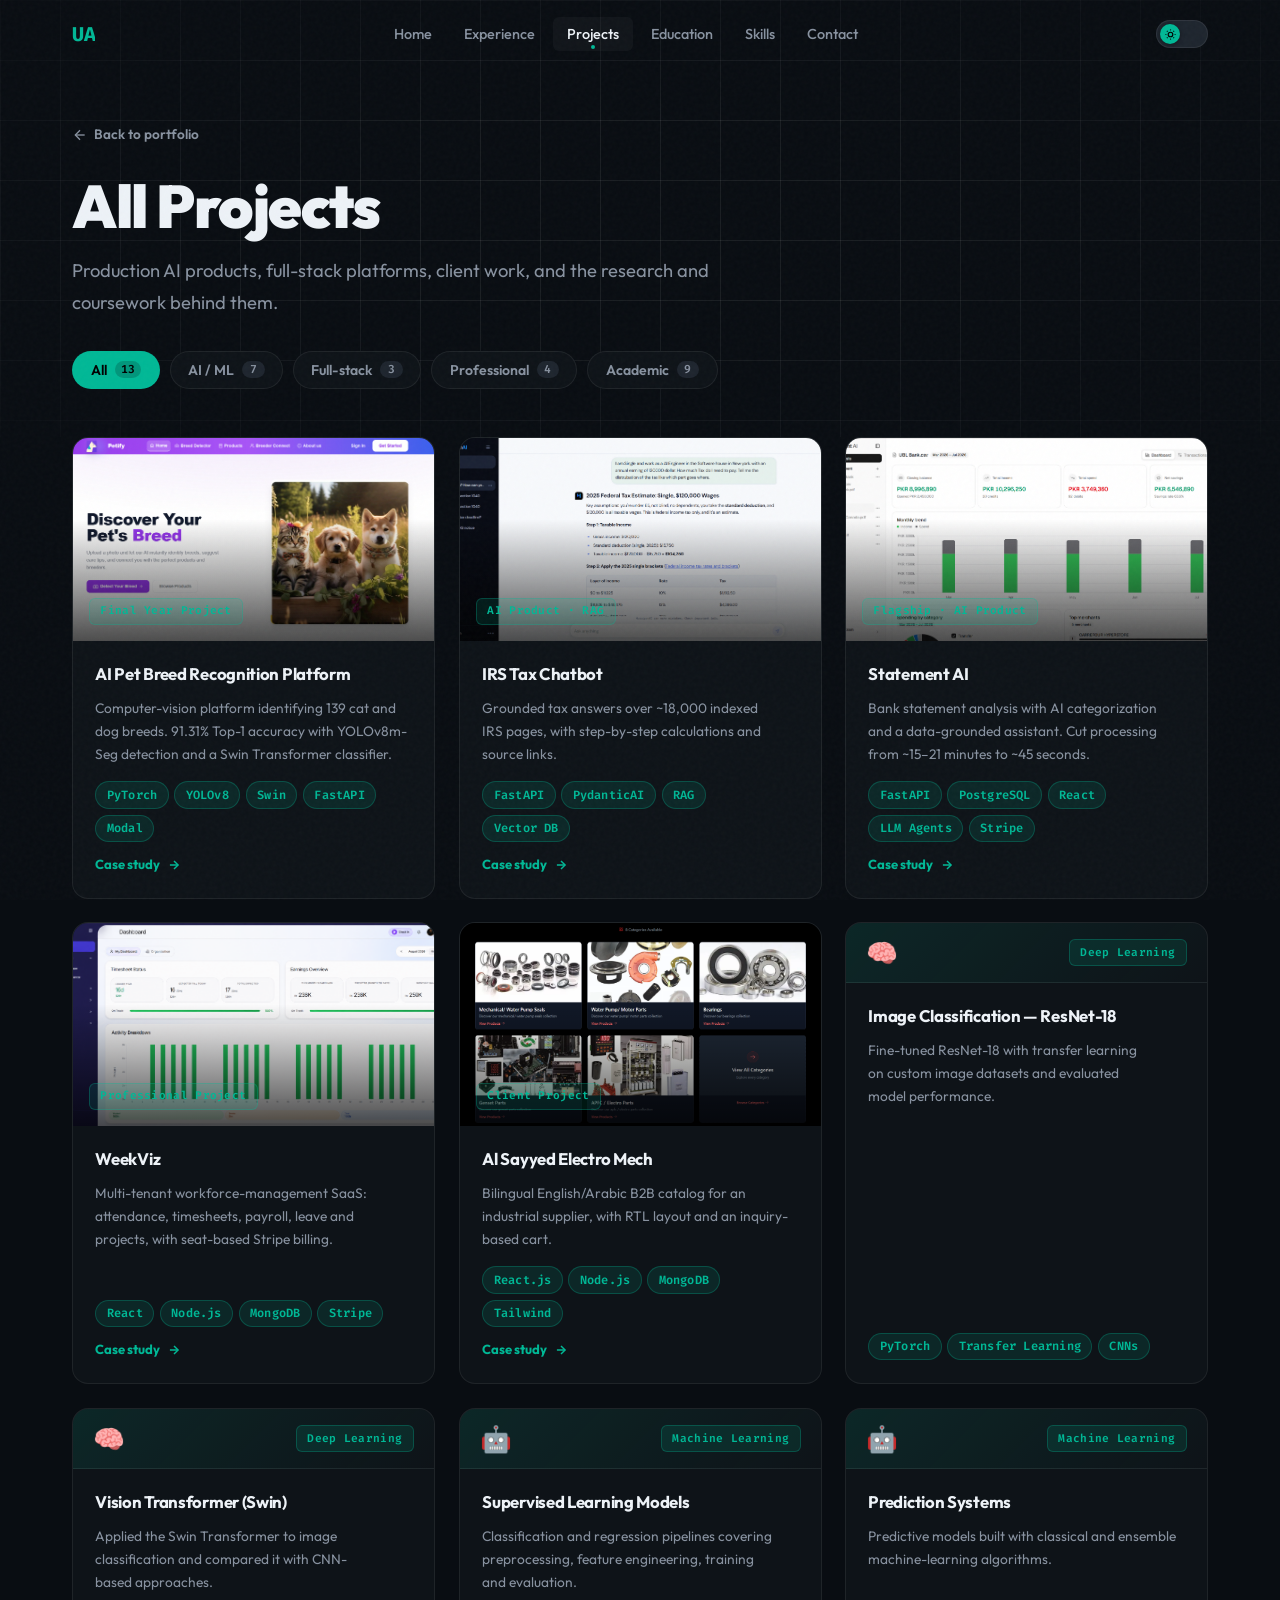
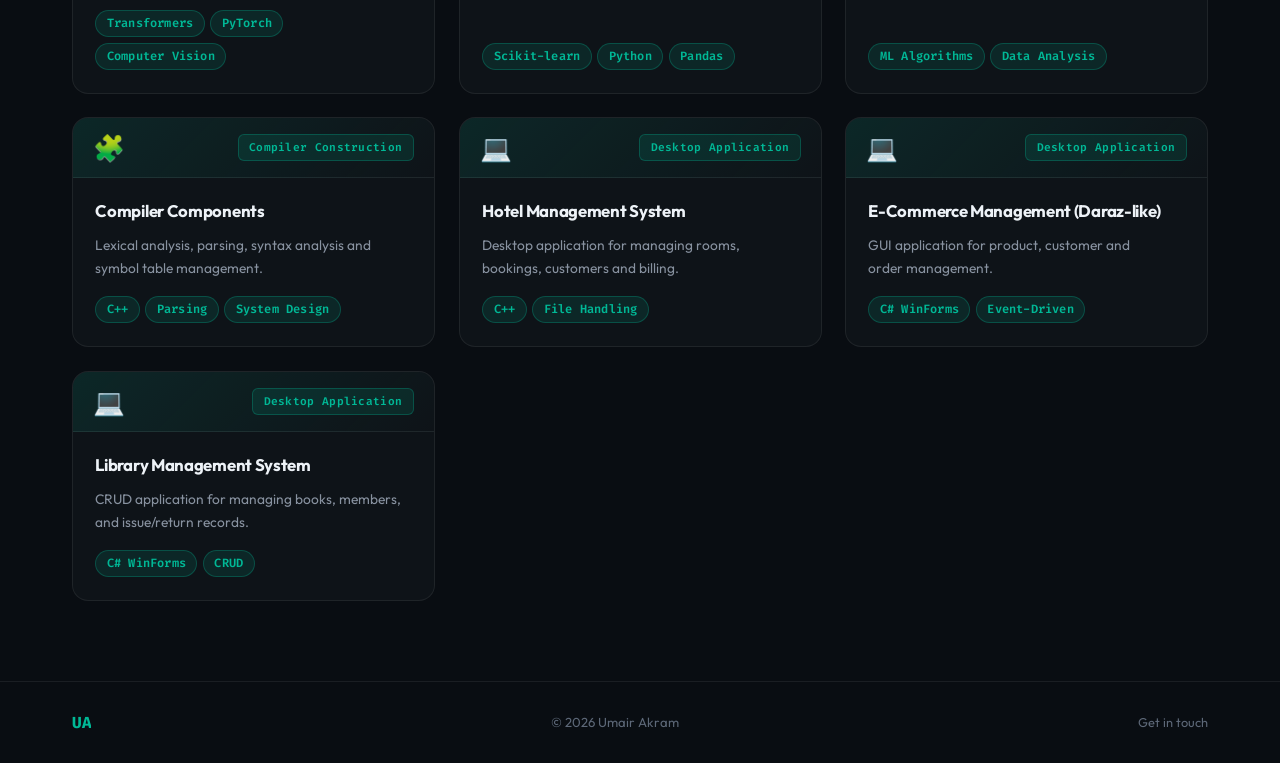
<file: projects.html>
<!DOCTYPE html>
<html lang="en" data-theme="dark">
<head>
  <meta charset="UTF-8">
  <meta name="viewport" content="width=device-width, initial-scale=1.0">
  <meta name="description" content="All projects by Muhammad Umair Akram: AI products, full-stack platforms, client work, and academic research.">
  <title>All Projects · M Umair Akram</title>
  <link rel="icon" type="image/svg+xml" href="data:image/svg+xml,%3Csvg xmlns='http://www.w3.org/2000/svg' viewBox='0 0 100 100'%3E%3Crect width='100' height='100' rx='22' fill='%230f0f14'/%3E%3Ctext x='50' y='58' font-family='Outfit, Arial, sans-serif' font-size='38' font-weight='800' fill='%2300b896' text-anchor='middle'%3EUA%3C/text%3E%3C/svg%3E">
  <link rel="preconnect" href="https://fonts.googleapis.com">
  <link rel="preconnect" href="https://fonts.gstatic.com" crossorigin>
  <link href="https://fonts.googleapis.com/css2?family=Outfit:wght@300;400;500;600;700;800;900&family=Fira+Code:wght@400;500&display=swap" rel="stylesheet">
  <link rel="stylesheet" href="styles.css">
</head>
<body>
  <a href="#main" class="skip-to-content">Skip to main content</a>
  <div class="scroll-progress" id="scrollProgress"></div>

  <nav class="navbar scrolled" id="navbar">
    <div class="nav-container">
      <a href="index.html#home" class="nav-logo">UA</a>
      <ul class="nav-menu" id="navMenu">
        <li><a href="index.html#home" class="nav-link">Home</a></li>
        <li><a href="index.html#experience" class="nav-link">Experience</a></li>
        <li><a href="index.html#projects" class="nav-link active">Projects</a></li>
        <li><a href="index.html#education" class="nav-link">Education</a></li>
        <li><a href="index.html#skills" class="nav-link">Skills</a></li>
        <li><a href="index.html#contact" class="nav-link">Contact</a></li>
      </ul>
      <div class="nav-actions">
        <button class="theme-toggle" id="themeToggle" aria-label="Toggle theme">
          <span class="toggle-track"><span class="toggle-thumb">
            <span class="toggle-sun"><svg width="11" height="11" viewBox="0 0 24 24" fill="none" stroke="currentColor" stroke-width="2.5"><circle cx="12" cy="12" r="5"/><line x1="12" y1="1" x2="12" y2="3"/><line x1="12" y1="21" x2="12" y2="23"/><line x1="4.22" y1="4.22" x2="5.64" y2="5.64"/><line x1="18.36" y1="18.36" x2="19.78" y2="19.78"/><line x1="1" y1="12" x2="3" y2="12"/><line x1="21" y1="12" x2="23" y2="12"/><line x1="4.22" y1="19.78" x2="5.64" y2="18.36"/><line x1="18.36" y1="5.64" x2="19.78" y2="4.22"/></svg></span>
            <span class="toggle-moon"><svg width="11" height="11" viewBox="0 0 24 24" fill="none" stroke="currentColor" stroke-width="2.5"><path d="M21 12.79A9 9 0 1 1 11.21 3 7 7 0 0 0 21 12.79z"/></svg></span>
          </span></span>
        </button>
        <button class="nav-toggle" id="navToggle" aria-label="Toggle navigation"><span></span><span></span><span></span></button>
      </div>
    </div>
  </nav>

  <main id="main" class="pp">
    <header class="pp-hero">
      <div class="hero-bg-grid"></div>
      <div class="container">
        <a href="index.html#projects" class="pp-back"><svg width="16" height="16" viewBox="0 0 24 24" fill="none" stroke="currentColor" stroke-width="2"><line x1="19" y1="12" x2="5" y2="12"/><polyline points="12 19 5 12 12 5"/></svg> Back to portfolio</a>
        <h1 class="pp-title">All Projects</h1>
        <p class="pp-lead">Production AI products, full-stack platforms, client work, and the research and coursework behind them.</p>
        <div class="filter-bar" role="group" aria-label="Filter projects">
          <button class="chip is-active" data-filter="all" aria-pressed="true">All <span class="chip-n"></span></button>
          <button class="chip" data-filter="ai" aria-pressed="false">AI / ML <span class="chip-n"></span></button>
          <button class="chip" data-filter="fullstack" aria-pressed="false">Full-stack <span class="chip-n"></span></button>
          <button class="chip" data-filter="professional" aria-pressed="false">Professional <span class="chip-n"></span></button>
          <button class="chip" data-filter="academic" aria-pressed="false">Academic <span class="chip-n"></span></button>
        </div>
      </div>
    </header>

    <div class="container">
      <div class="all-grid" id="allGrid">
        <article class="all-card in" data-cats="ai academic">
          <div class="all-thumb">
            <img src="assets/FYP.png" alt="AI Pet Breed Recognition Platform" loading="lazy">
            <div class="project-img-overlay"><span class="project-category-badge">Final Year Project</span></div>
          </div>
          <div class="all-body">
            <h3 class="project-title"><a href="projects/pet-breed-recognition.html">AI Pet Breed Recognition Platform</a></h3>
            <p class="project-desc">Computer-vision platform identifying 139 cat and dog breeds. 91.31% Top-1 accuracy with YOLOv8m-Seg detection and a Swin Transformer classifier.</p>
            <div class="all-foot"><div class="project-tags"><span class="tag">PyTorch</span><span class="tag">YOLOv8</span><span class="tag">Swin</span><span class="tag">FastAPI</span><span class="tag">Modal</span></div><span class="all-more">Case study <svg class="arrow" width="14" height="14" viewBox="0 0 24 24" fill="none" stroke="currentColor" stroke-width="2.5"><line x1="5" y1="12" x2="19" y2="12"/><polyline points="12 5 19 12 12 19"/></svg></span></div>
          </div>
        </article>
        <article class="all-card in" data-cats="ai professional">
          <div class="all-thumb">
            <img src="assets/IRS-Chatbot-Light.png" alt="IRS Tax Chatbot" loading="lazy">
            <div class="project-img-overlay"><span class="project-category-badge">AI Product · RAG</span></div>
          </div>
          <div class="all-body">
            <h3 class="project-title"><a href="projects/irs-rag-chatbot.html">IRS Tax Chatbot</a></h3>
            <p class="project-desc">Grounded tax answers over ~18,000 indexed IRS pages, with step-by-step calculations and source links.</p>
            <div class="all-foot"><div class="project-tags"><span class="tag">FastAPI</span><span class="tag">PydanticAI</span><span class="tag">RAG</span><span class="tag">Vector DB</span></div><span class="all-more">Case study <svg class="arrow" width="14" height="14" viewBox="0 0 24 24" fill="none" stroke="currentColor" stroke-width="2.5"><line x1="5" y1="12" x2="19" y2="12"/><polyline points="12 5 19 12 12 19"/></svg></span></div>
          </div>
        </article>
        <article class="all-card in" data-cats="ai fullstack professional">
          <div class="all-thumb">
            <img src="assets/Statement-AI.png" alt="Statement AI" loading="lazy">
            <div class="project-img-overlay"><span class="project-category-badge">Flagship · AI Product</span></div>
          </div>
          <div class="all-body">
            <h3 class="project-title"><a href="projects/statement-ai.html">Statement AI</a></h3>
            <p class="project-desc">Bank statement analysis with AI categorization and a data-grounded assistant. Cut processing from ~15–21 minutes to ~45 seconds.</p>
            <div class="all-foot"><div class="project-tags"><span class="tag">FastAPI</span><span class="tag">PostgreSQL</span><span class="tag">React</span><span class="tag">LLM Agents</span><span class="tag">Stripe</span></div><span class="all-more">Case study <svg class="arrow" width="14" height="14" viewBox="0 0 24 24" fill="none" stroke="currentColor" stroke-width="2.5"><line x1="5" y1="12" x2="19" y2="12"/><polyline points="12 5 19 12 12 19"/></svg></span></div>
          </div>
        </article>
        <article class="all-card in" data-cats="fullstack professional">
          <div class="all-thumb">
            <img src="assets/Weekviz.png" alt="WeekViz" loading="lazy">
            <div class="project-img-overlay"><span class="project-category-badge">Professional Project</span></div>
          </div>
          <div class="all-body">
            <h3 class="project-title"><a href="projects/weekviz.html">WeekViz</a></h3>
            <p class="project-desc">Multi-tenant workforce-management SaaS: attendance, timesheets, payroll, leave and projects, with seat-based Stripe billing.</p>
            <div class="all-foot"><div class="project-tags"><span class="tag">React</span><span class="tag">Node.js</span><span class="tag">MongoDB</span><span class="tag">Stripe</span></div><span class="all-more">Case study <svg class="arrow" width="14" height="14" viewBox="0 0 24 24" fill="none" stroke="currentColor" stroke-width="2.5"><line x1="5" y1="12" x2="19" y2="12"/><polyline points="12 5 19 12 12 19"/></svg></span></div>
          </div>
        </article>
        <article class="all-card in" data-cats="fullstack professional">
          <div class="all-thumb">
            <img src="assets/Eme6.png" alt="Al Sayyed Electro Mech" loading="lazy">
            <div class="project-img-overlay"><span class="project-category-badge">Client Project</span></div>
          </div>
          <div class="all-body">
            <h3 class="project-title"><a href="projects/al-sayyed-electro-mech.html">Al Sayyed Electro Mech</a></h3>
            <p class="project-desc">Bilingual English/Arabic B2B catalog for an industrial supplier, with RTL layout and an inquiry-based cart.</p>
            <div class="all-foot"><div class="project-tags"><span class="tag">React.js</span><span class="tag">Node.js</span><span class="tag">MongoDB</span><span class="tag">Tailwind</span></div><span class="all-more">Case study <svg class="arrow" width="14" height="14" viewBox="0 0 24 24" fill="none" stroke="currentColor" stroke-width="2.5"><line x1="5" y1="12" x2="19" y2="12"/><polyline points="12 5 19 12 12 19"/></svg></span></div>
          </div>
        </article>
        <article class="all-card in" data-cats="ai academic">
          <div class="all-thumb all-thumb-icon">
            <span class="all-icon" aria-hidden="true">🧠</span>
            <span class="project-category-badge">Deep Learning</span>
          </div>
          <div class="all-body">
            <h3 class="project-title">Image Classification — ResNet-18</h3>
            <p class="project-desc">Fine-tuned ResNet-18 with transfer learning on custom image datasets and evaluated model performance.</p>
            <div class="all-foot"><div class="project-tags"><span class="tag">PyTorch</span><span class="tag">Transfer Learning</span><span class="tag">CNNs</span></div></div>
          </div>
        </article>
        <article class="all-card in" data-cats="ai academic">
          <div class="all-thumb all-thumb-icon">
            <span class="all-icon" aria-hidden="true">🧠</span>
            <span class="project-category-badge">Deep Learning</span>
          </div>
          <div class="all-body">
            <h3 class="project-title">Vision Transformer (Swin)</h3>
            <p class="project-desc">Applied the Swin Transformer to image classification and compared it with CNN-based approaches.</p>
            <div class="all-foot"><div class="project-tags"><span class="tag">Transformers</span><span class="tag">PyTorch</span><span class="tag">Computer Vision</span></div></div>
          </div>
        </article>
        <article class="all-card in" data-cats="ai academic">
          <div class="all-thumb all-thumb-icon">
            <span class="all-icon" aria-hidden="true">🤖</span>
            <span class="project-category-badge">Machine Learning</span>
          </div>
          <div class="all-body">
            <h3 class="project-title">Supervised Learning Models</h3>
            <p class="project-desc">Classification and regression pipelines covering preprocessing, feature engineering, training and evaluation.</p>
            <div class="all-foot"><div class="project-tags"><span class="tag">Scikit-learn</span><span class="tag">Python</span><span class="tag">Pandas</span></div></div>
          </div>
        </article>
        <article class="all-card in" data-cats="ai academic">
          <div class="all-thumb all-thumb-icon">
            <span class="all-icon" aria-hidden="true">🤖</span>
            <span class="project-category-badge">Machine Learning</span>
          </div>
          <div class="all-body">
            <h3 class="project-title">Prediction Systems</h3>
            <p class="project-desc">Predictive models built with classical and ensemble machine-learning algorithms.</p>
            <div class="all-foot"><div class="project-tags"><span class="tag">ML Algorithms</span><span class="tag">Data Analysis</span></div></div>
          </div>
        </article>
        <article class="all-card in" data-cats="academic">
          <div class="all-thumb all-thumb-icon">
            <span class="all-icon" aria-hidden="true">🧩</span>
            <span class="project-category-badge">Compiler Construction</span>
          </div>
          <div class="all-body">
            <h3 class="project-title">Compiler Components</h3>
            <p class="project-desc">Lexical analysis, parsing, syntax analysis and symbol table management.</p>
            <div class="all-foot"><div class="project-tags"><span class="tag">C++</span><span class="tag">Parsing</span><span class="tag">System Design</span></div></div>
          </div>
        </article>
        <article class="all-card in" data-cats="academic">
          <div class="all-thumb all-thumb-icon">
            <span class="all-icon" aria-hidden="true">💻</span>
            <span class="project-category-badge">Desktop Application</span>
          </div>
          <div class="all-body">
            <h3 class="project-title">Hotel Management System</h3>
            <p class="project-desc">Desktop application for managing rooms, bookings, customers and billing.</p>
            <div class="all-foot"><div class="project-tags"><span class="tag">C++</span><span class="tag">File Handling</span></div></div>
          </div>
        </article>
        <article class="all-card in" data-cats="academic">
          <div class="all-thumb all-thumb-icon">
            <span class="all-icon" aria-hidden="true">💻</span>
            <span class="project-category-badge">Desktop Application</span>
          </div>
          <div class="all-body">
            <h3 class="project-title">E-Commerce Management (Daraz-like)</h3>
            <p class="project-desc">GUI application for product, customer and order management.</p>
            <div class="all-foot"><div class="project-tags"><span class="tag">C# WinForms</span><span class="tag">Event-Driven</span></div></div>
          </div>
        </article>
        <article class="all-card in" data-cats="academic">
          <div class="all-thumb all-thumb-icon">
            <span class="all-icon" aria-hidden="true">💻</span>
            <span class="project-category-badge">Desktop Application</span>
          </div>
          <div class="all-body">
            <h3 class="project-title">Library Management System</h3>
            <p class="project-desc">CRUD application for managing books, members, and issue/return records.</p>
            <div class="all-foot"><div class="project-tags"><span class="tag">C# WinForms</span><span class="tag">CRUD</span></div></div>
          </div>
        </article>
      </div>
      <p class="all-empty" id="allEmpty" hidden>No projects in this category yet.</p>
    </div>
  </main>

  <footer class="footer">
    <div class="container">
      <div class="footer-inner">
        <a href="index.html#home" class="nav-logo footer-logo">UA</a>
        <p class="footer-text" id="footerYear"></p>
        <div class="footer-right"><a class="footer-link" href="index.html#contact">Get in touch</a></div>
      </div>
    </div>
  </footer>

  <script src="script.js"></script>
  <script>
    (function () {
      var cards = Array.prototype.slice.call(document.querySelectorAll('.all-card'));
      var chips = Array.prototype.slice.call(document.querySelectorAll('.chip'));
      var empty = document.getElementById('allEmpty');
      var valid = chips.map(function (c) { return c.dataset.filter; });

      function matches(card, f) { return f === 'all' || card.dataset.cats.split(' ').indexOf(f) !== -1; }

      chips.forEach(function (c) {
        var f = c.dataset.filter;
        c.querySelector('.chip-n').textContent = cards.filter(function (k) { return matches(k, f); }).length;
      });

      function apply(f) {
        var shown = 0;
        cards.forEach(function (card) {
          var ok = matches(card, f);
          card.hidden = !ok;
          card.classList.remove('in');
          if (ok) {
            void card.offsetWidth;
            card.style.setProperty('--d', shown * 45 + 'ms');
            card.classList.add('in');
            shown++;
          }
        });
        empty.hidden = shown !== 0;
        chips.forEach(function (c) {
          var on = c.dataset.filter === f;
          c.classList.toggle('is-active', on);
          c.setAttribute('aria-pressed', on);
        });
      }

      chips.forEach(function (c) {
        c.addEventListener('click', function () {
          apply(c.dataset.filter);
          try { history.replaceState(null, '', c.dataset.filter === 'all' ? location.pathname : '#' + c.dataset.filter); } catch (e) {}
        });
      });

      var start = location.hash.slice(1);
      apply(valid.indexOf(start) !== -1 ? start : 'all');
    })();
  </script>
</body>
</html>
</file>
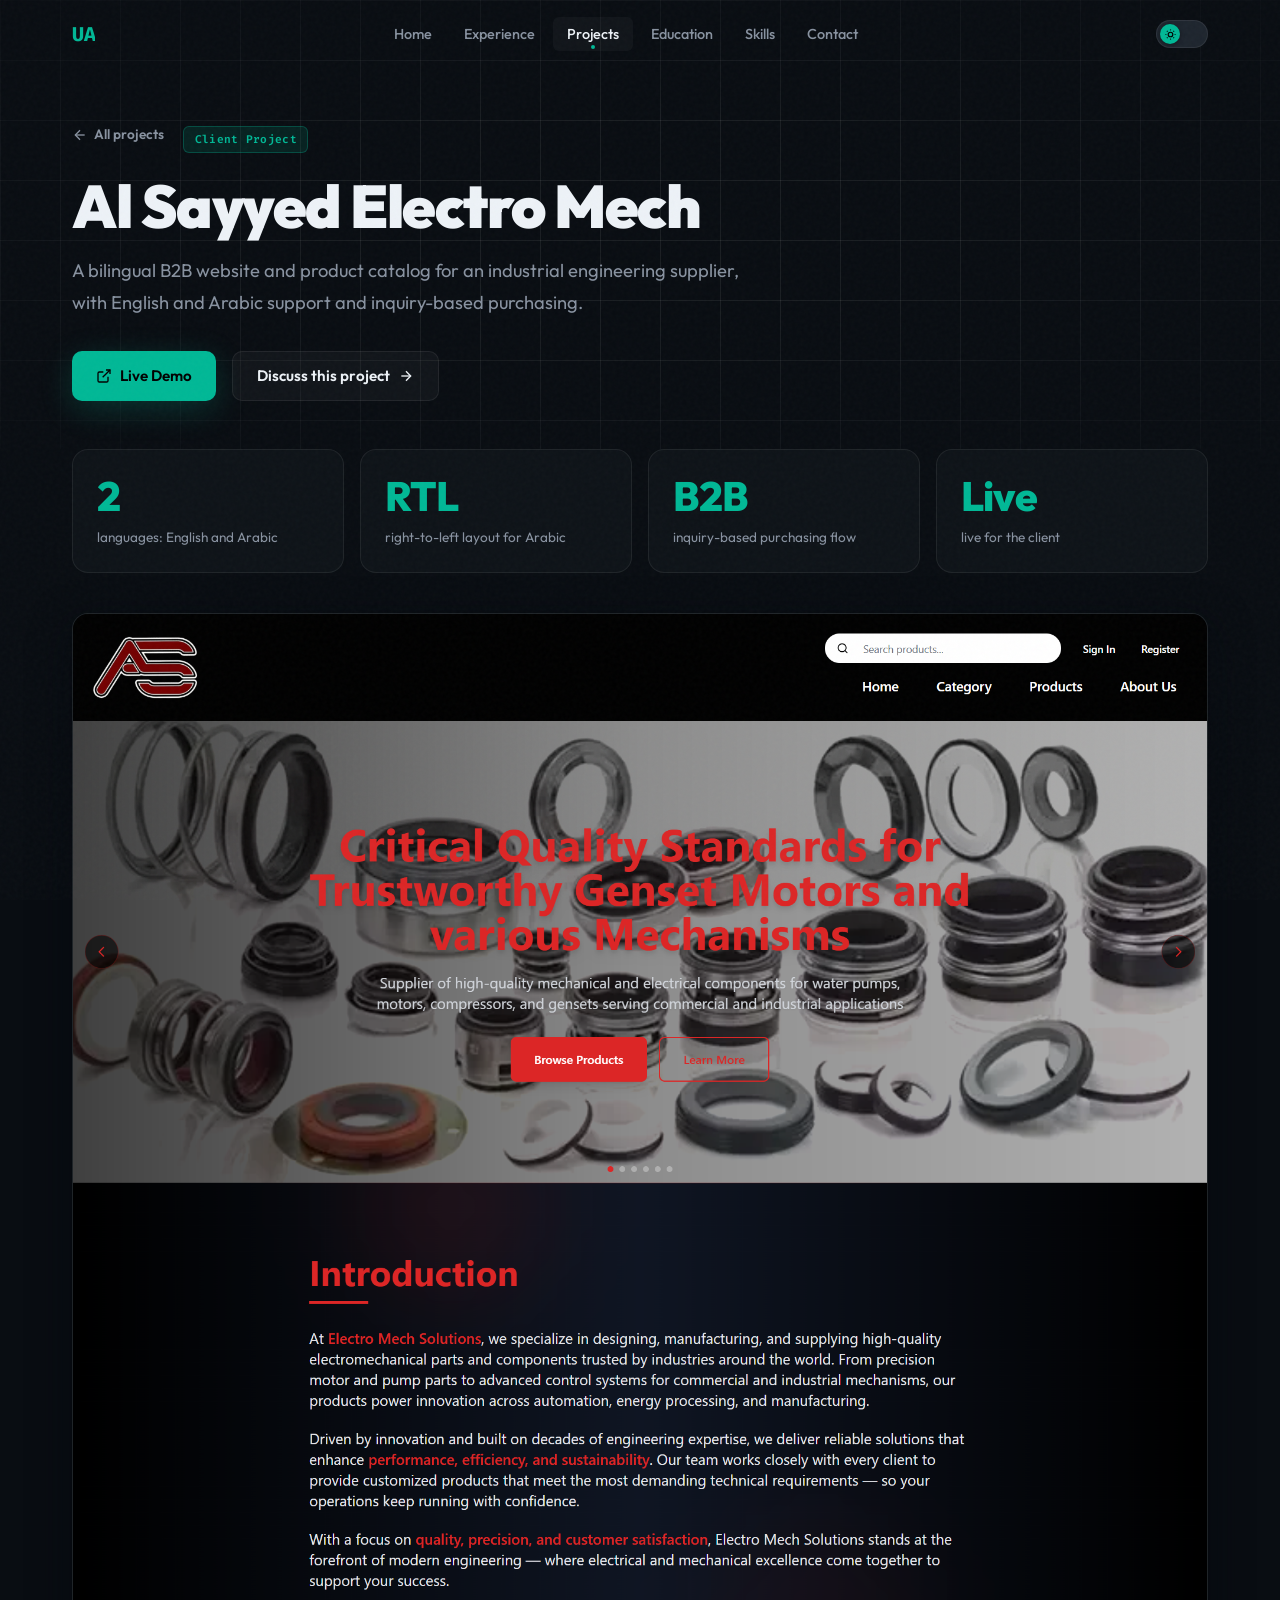
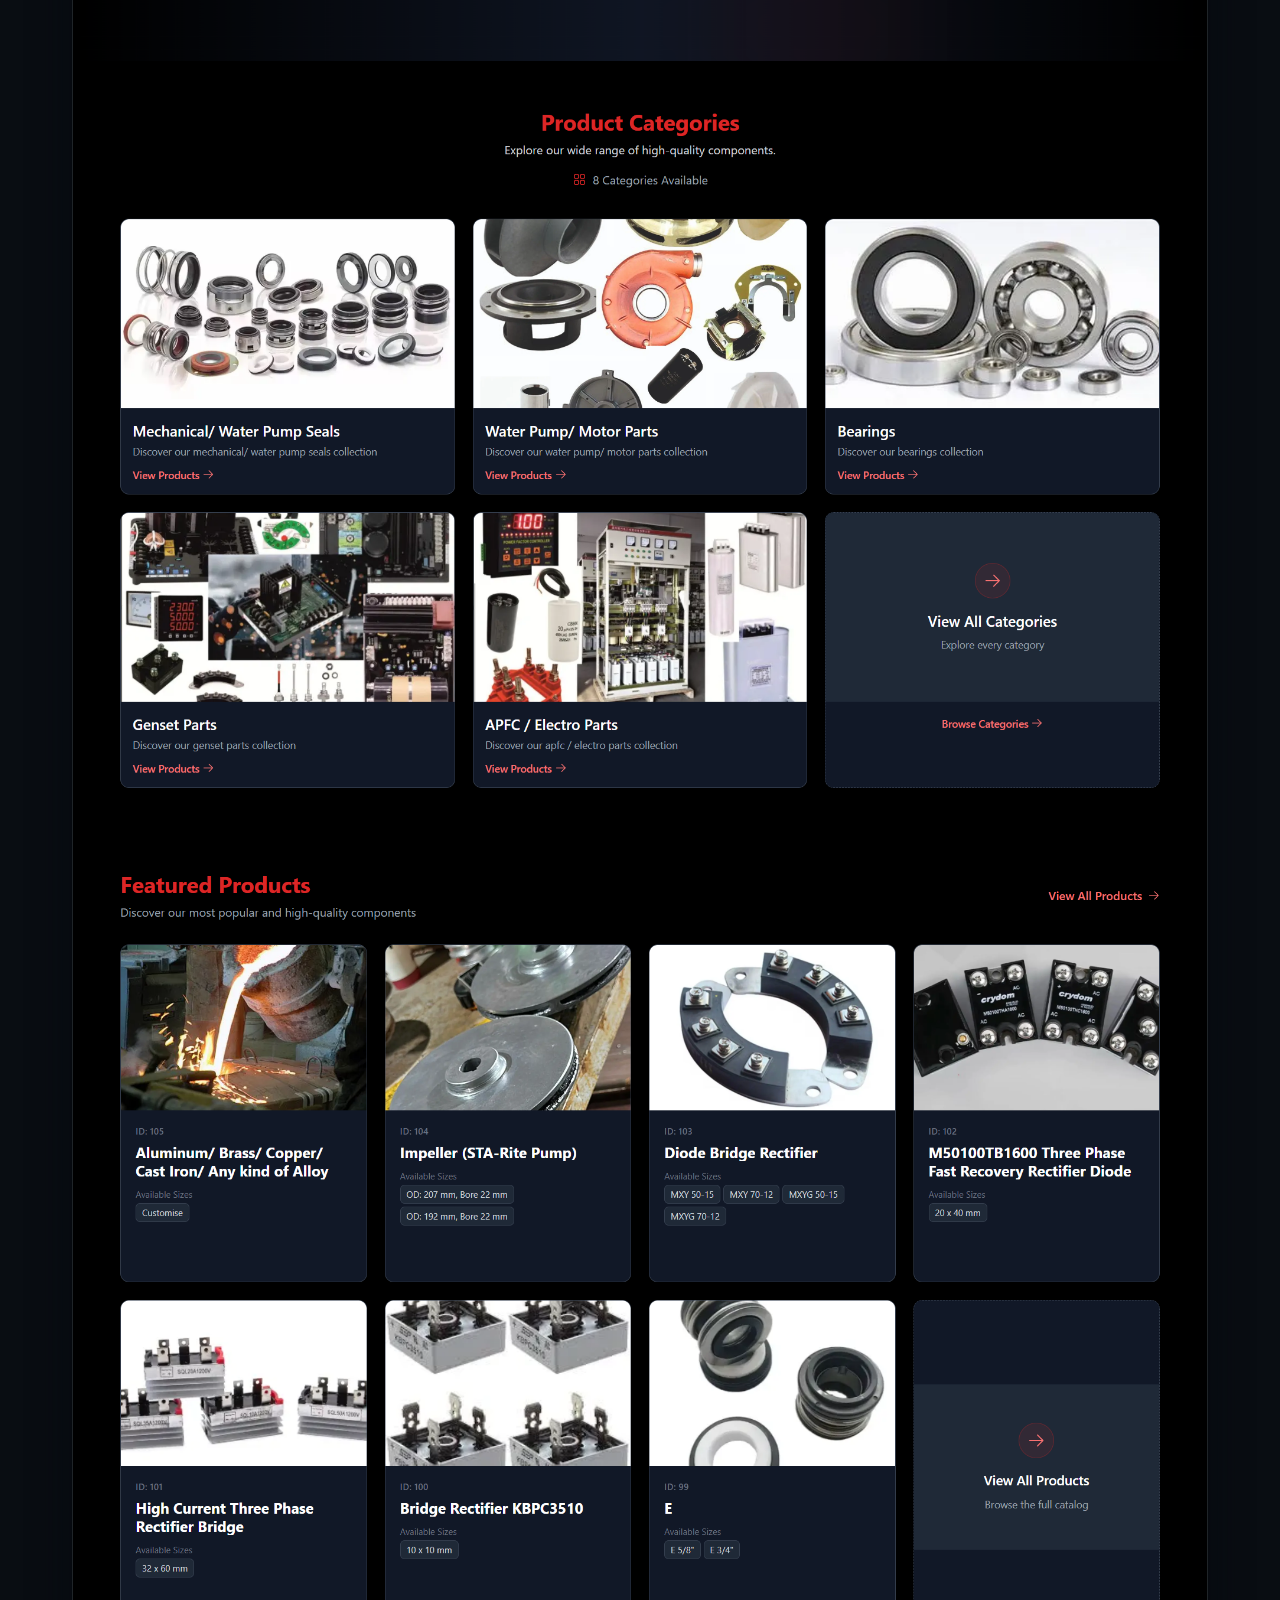
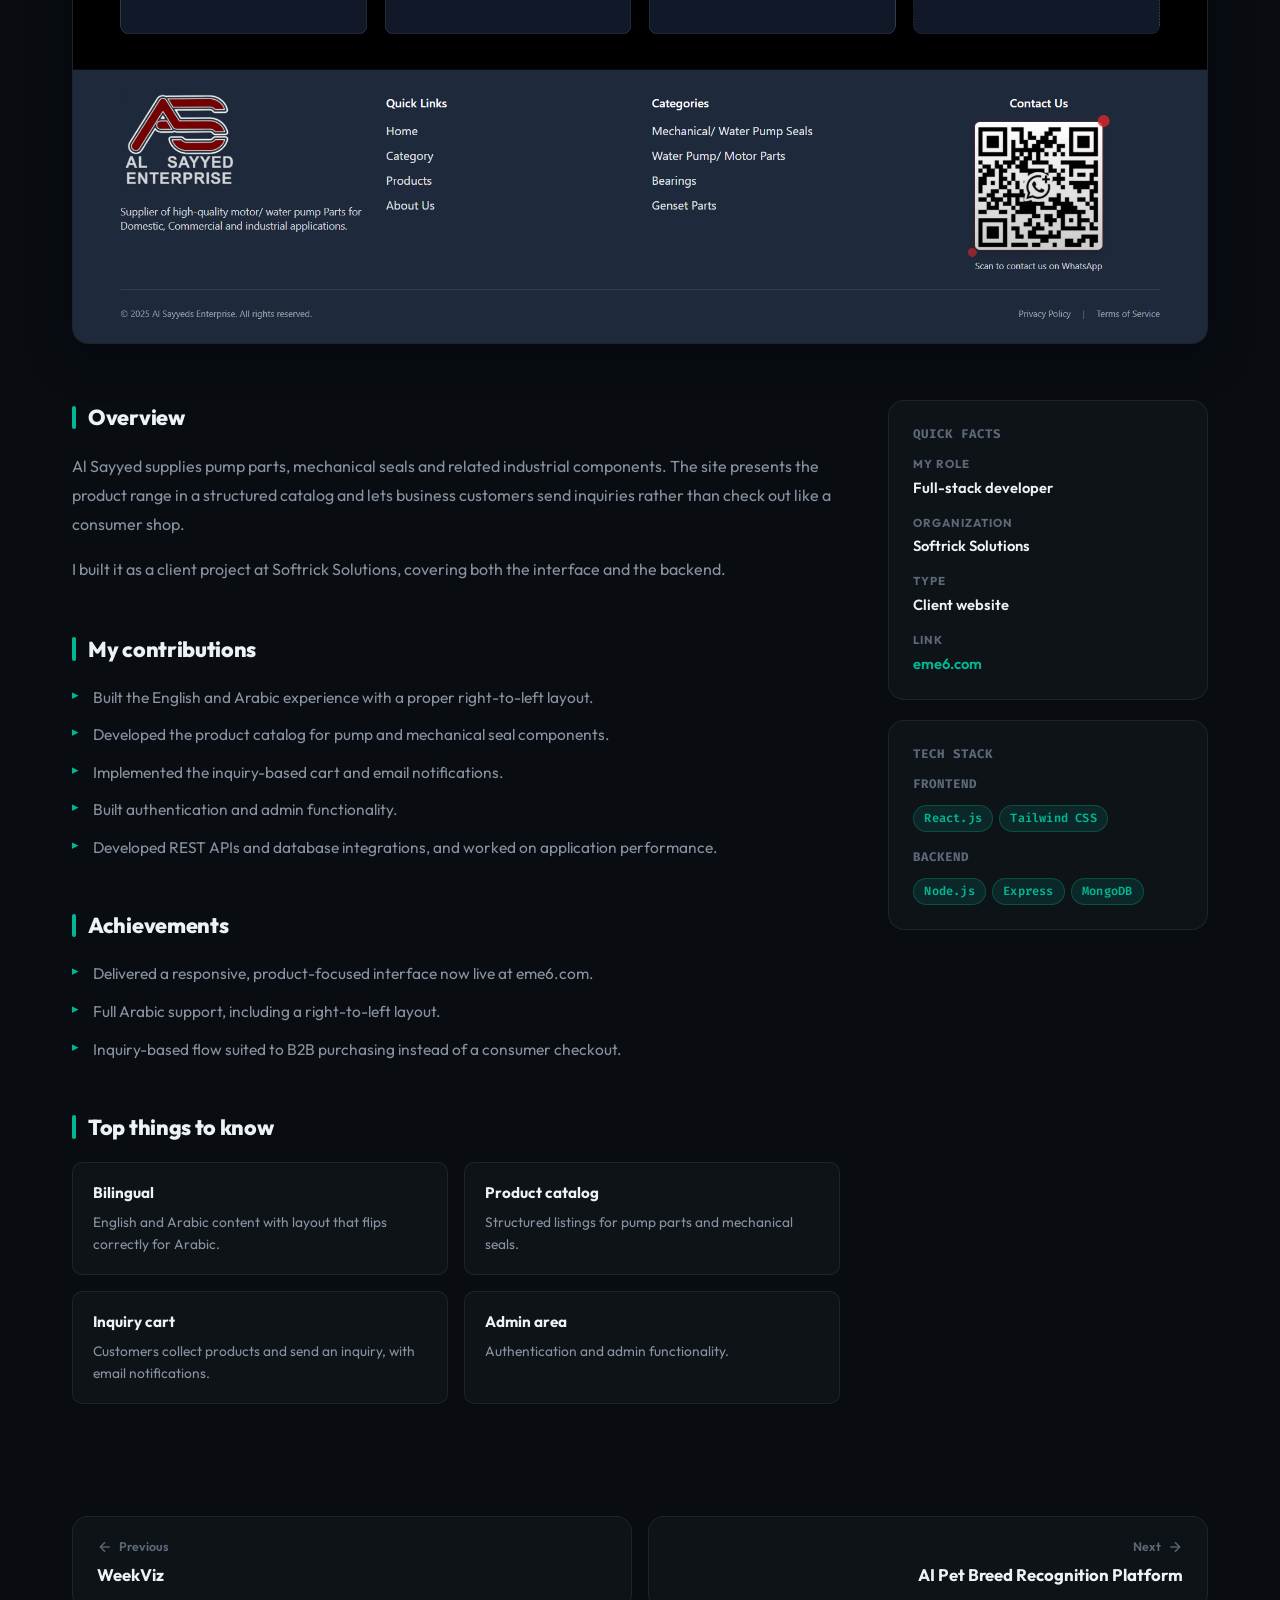
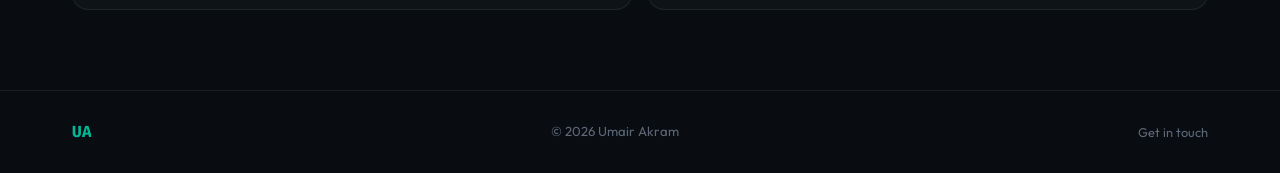
<file: projects/al-sayyed-electro-mech.html>
<!DOCTYPE html>
<html lang="en" data-theme="dark">
<head>
  <meta charset="UTF-8">
  <meta name="viewport" content="width=device-width, initial-scale=1.0">
  <meta name="description" content="A bilingual B2B website and product catalog for an industrial engineering supplier, with English and Arabic support and inquiry-based purchasing.">
  <meta property="og:title" content="Al Sayyed Electro Mech — Muhammad Umair Akram">
  <meta property="og:description" content="A bilingual B2B website and product catalog for an industrial engineering supplier, with English and Arabic support and inquiry-based purchasing.">
  <title>Al Sayyed Electro Mech · M Umair Akram</title>
  <link rel="icon" type="image/svg+xml" href="data:image/svg+xml,%3Csvg xmlns='http://www.w3.org/2000/svg' viewBox='0 0 100 100'%3E%3Crect width='100' height='100' rx='22' fill='%230f0f14'/%3E%3Ctext x='50' y='58' font-family='Outfit, Arial, sans-serif' font-size='38' font-weight='800' fill='%2300b896' text-anchor='middle'%3EUA%3C/text%3E%3C/svg%3E">
  <link rel="preconnect" href="https://fonts.googleapis.com">
  <link rel="preconnect" href="https://fonts.gstatic.com" crossorigin>
  <link href="https://fonts.googleapis.com/css2?family=Outfit:wght@300;400;500;600;700;800;900&family=Fira+Code:wght@400;500&display=swap" rel="stylesheet">
  <link rel="stylesheet" href="../styles.css">
</head>
<body>
  <a href="#main" class="skip-to-content">Skip to main content</a>
  <div class="scroll-progress" id="scrollProgress"></div>
  <nav class="navbar scrolled" id="navbar">
    <div class="nav-container">
      <a href="../index.html#home" class="nav-logo">UA</a>
      <ul class="nav-menu" id="navMenu">
        <li><a href="../index.html#home" class="nav-link">Home</a></li>
        <li><a href="../index.html#experience" class="nav-link">Experience</a></li>
        <li><a href="../index.html#projects" class="nav-link active">Projects</a></li>
        <li><a href="../index.html#education" class="nav-link">Education</a></li>
        <li><a href="../index.html#skills" class="nav-link">Skills</a></li>
        <li><a href="../index.html#contact" class="nav-link">Contact</a></li>
      </ul>
      <div class="nav-actions">
        <button class="theme-toggle" id="themeToggle" aria-label="Toggle theme">
          <span class="toggle-track"><span class="toggle-thumb">
            <span class="toggle-sun"><svg width="11" height="11" viewBox="0 0 24 24" fill="none" stroke="currentColor" stroke-width="2.5"><circle cx="12" cy="12" r="5"/><line x1="12" y1="1" x2="12" y2="3"/><line x1="12" y1="21" x2="12" y2="23"/><line x1="4.22" y1="4.22" x2="5.64" y2="5.64"/><line x1="18.36" y1="18.36" x2="19.78" y2="19.78"/><line x1="1" y1="12" x2="3" y2="12"/><line x1="21" y1="12" x2="23" y2="12"/><line x1="4.22" y1="19.78" x2="5.64" y2="18.36"/><line x1="18.36" y1="5.64" x2="19.78" y2="4.22"/></svg></span>
            <span class="toggle-moon"><svg width="11" height="11" viewBox="0 0 24 24" fill="none" stroke="currentColor" stroke-width="2.5"><path d="M21 12.79A9 9 0 1 1 11.21 3 7 7 0 0 0 21 12.79z"/></svg></span>
          </span></span>
        </button>
        <button class="nav-toggle" id="navToggle" aria-label="Toggle navigation"><span></span><span></span><span></span></button>
      </div>
    </div>
  </nav>

  <main id="main" class="pp">
    <header class="pp-hero">
      <div class="hero-bg-grid"></div>
      <div class="container">
        <a href="../projects.html" class="pp-back"><svg width="16" height="16" viewBox="0 0 24 24" fill="none" stroke="currentColor" stroke-width="2"><line x1="19" y1="12" x2="5" y2="12"/><polyline points="12 19 5 12 12 5"/></svg> All projects</a>
        <span class="project-category-badge pp-badge">Client Project</span>
        <h1 class="pp-title">Al Sayyed Electro Mech</h1>
        <p class="pp-lead">A bilingual B2B website and product catalog for an industrial engineering supplier, with English and Arabic support and inquiry-based purchasing.</p>
        <div class="hero-cta pp-cta">
          <a href="https://eme6.com" target="_blank" rel="noopener noreferrer" class="btn btn-primary"><svg width="16" height="16" viewBox="0 0 24 24" fill="none" stroke="currentColor" stroke-width="2"><path d="M18 13v6a2 2 0 0 1-2 2H5a2 2 0 0 1-2-2V8a2 2 0 0 1 2-2h6"/><polyline points="15 3 21 3 21 9"/><line x1="10" y1="14" x2="21" y2="3"/></svg> Live Demo</a>
          <a href="../index.html#contact" class="btn btn-ghost">Discuss this project <svg width="16" height="16" viewBox="0 0 24 24" fill="none" stroke="currentColor" stroke-width="2"><line x1="5" y1="12" x2="19" y2="12"/><polyline points="12 5 19 12 12 19"/></svg></a>
        </div>
      </div>
    </header>

    <div class="container">
      <div class="impact-grid pp-stats">
        <div class="impact-tile scroll-reveal"><div class="impact-num"><span data-count="2">2</span></div><div class="impact-label">languages: English and Arabic</div></div>
        <div class="impact-tile scroll-reveal"><div class="impact-num"><span>RTL</span></div><div class="impact-label">right-to-left layout for Arabic</div></div>
        <div class="impact-tile scroll-reveal"><div class="impact-num"><span>B2B</span></div><div class="impact-label">inquiry-based purchasing flow</div></div>
        <div class="impact-tile scroll-reveal"><div class="impact-num"><span>Live</span></div><div class="impact-label">live for the client</div></div>
      </div>

      <figure class="pp-shot scroll-reveal">
        <img src="../assets/Eme6.png" alt="Al Sayyed Electro Mech engineering website">
      </figure>

      <div class="pp-layout">
        <div class="pp-main">
          <section class="pp-section scroll-reveal">
            <h2 class="pp-h2">Overview</h2>
          <p>Al Sayyed supplies pump parts, mechanical seals and related industrial components. The site presents the product range in a structured catalog and lets business customers send inquiries rather than check out like a consumer shop.</p>
          <p>I built it as a client project at Softrick Solutions, covering both the interface and the backend.</p>
          </section>

          <section class="pp-section scroll-reveal">
            <h2 class="pp-h2">My contributions</h2>
            <ul class="timeline-bullets pp-list">
            <li>Built the English and Arabic experience with a proper right-to-left layout.</li>
            <li>Developed the product catalog for pump and mechanical seal components.</li>
            <li>Implemented the inquiry-based cart and email notifications.</li>
            <li>Built authentication and admin functionality.</li>
            <li>Developed REST APIs and database integrations, and worked on application performance.</li>
            </ul>
          </section>

          <section class="pp-section scroll-reveal">
            <h2 class="pp-h2">Achievements</h2>
            <ul class="timeline-bullets pp-list">
            <li>Delivered a responsive, product-focused interface now live at eme6.com.</li>
            <li>Full Arabic support, including a right-to-left layout.</li>
            <li>Inquiry-based flow suited to B2B purchasing instead of a consumer checkout.</li>
            </ul>
          </section>

          <section class="pp-section scroll-reveal">
            <h2 class="pp-h2">Top things to know</h2>
            <div class="pp-features">
          <div class="pp-feature"><h4>Bilingual</h4><p>English and Arabic content with layout that flips correctly for Arabic.</p></div>
          <div class="pp-feature"><h4>Product catalog</h4><p>Structured listings for pump parts and mechanical seals.</p></div>
          <div class="pp-feature"><h4>Inquiry cart</h4><p>Customers collect products and send an inquiry, with email notifications.</p></div>
          <div class="pp-feature"><h4>Admin area</h4><p>Authentication and admin functionality.</p></div>
            </div>
          </section>

        </div>

        <aside class="pp-side">
          <div class="pp-card scroll-reveal">
            <div class="timeline-section-title">Quick facts</div>
            <dl class="pp-facts">
              <div><dt>My role</dt><dd>Full-stack developer</dd></div>
              <div><dt>Organization</dt><dd>Softrick Solutions</dd></div>
              <div><dt>Type</dt><dd>Client website</dd></div>
              <div><dt>Link</dt><dd><a href="https://eme6.com" target="_blank" rel="noopener noreferrer" class="pp-fact-link">eme6.com</a></dd></div>
            </dl>
          </div>
          <div class="pp-card scroll-reveal">
            <div class="timeline-section-title">Tech stack</div>
            <div class="pp-stack-group"><div class="timeline-section-title">Frontend</div><div class="timeline-tags"><span class="tag">React.js</span><span class="tag">Tailwind CSS</span></div></div>
            <div class="pp-stack-group"><div class="timeline-section-title">Backend</div><div class="timeline-tags"><span class="tag">Node.js</span><span class="tag">Express</span><span class="tag">MongoDB</span></div></div>
          </div>
        </aside>
      </div>

      <nav class="pp-pager" aria-label="More projects">
        <a href="weekviz.html" class="pp-pager-link"><small><svg width="16" height="16" viewBox="0 0 24 24" fill="none" stroke="currentColor" stroke-width="2"><line x1="19" y1="12" x2="5" y2="12"/><polyline points="12 19 5 12 12 5"/></svg> Previous</small><strong>WeekViz</strong></a>
        <a href="pet-breed-recognition.html" class="pp-pager-link pp-pager-next"><small>Next <svg width="16" height="16" viewBox="0 0 24 24" fill="none" stroke="currentColor" stroke-width="2"><line x1="5" y1="12" x2="19" y2="12"/><polyline points="12 5 19 12 12 19"/></svg></small><strong>AI Pet Breed Recognition Platform</strong></a>
      </nav>
    </div>
  </main>

  <footer class="footer">
    <div class="container">
      <div class="footer-inner">
        <a href="../index.html#home" class="nav-logo footer-logo">UA</a>
        <p class="footer-text" id="footerYear"></p>
        <div class="footer-right"><a class="footer-link" href="../index.html#contact">Get in touch</a></div>
      </div>
    </div>
  </footer>

  <script src="../script.js"></script>
</body>
</html>
</file>
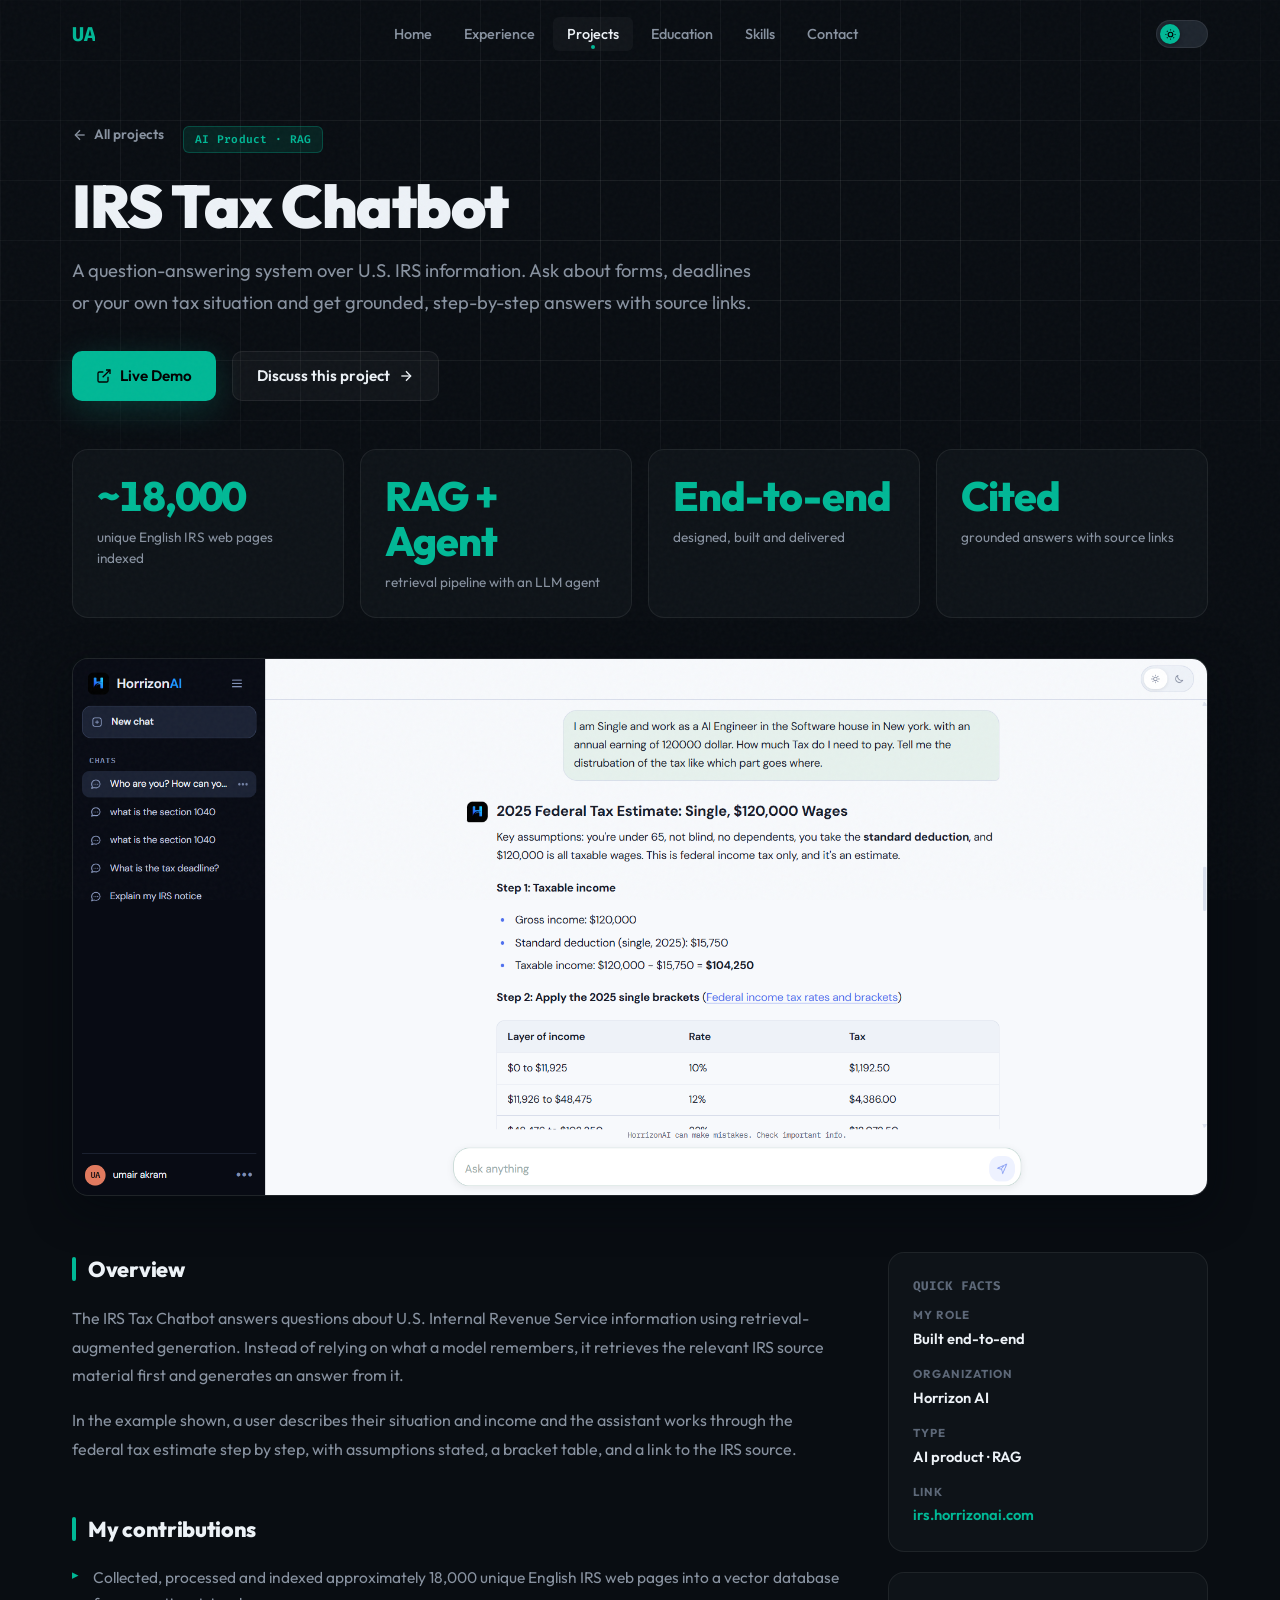
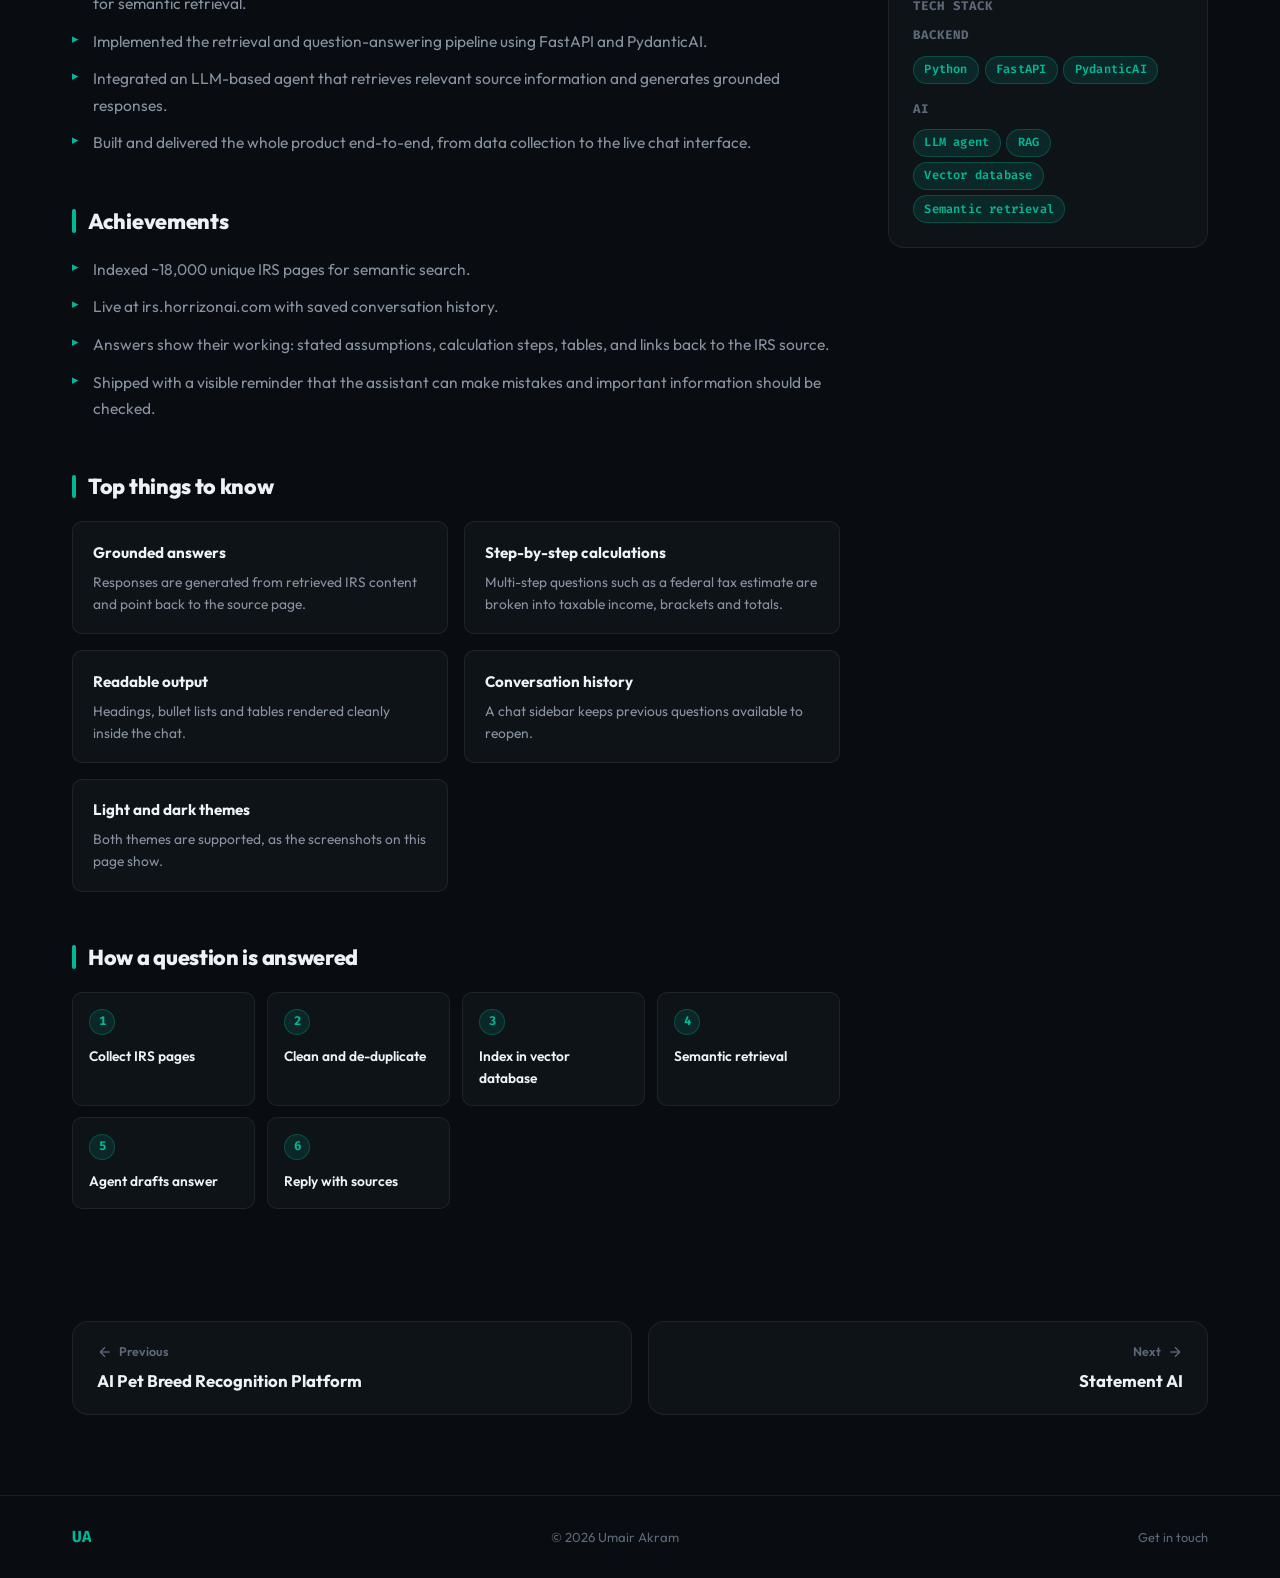
<file: projects/irs-rag-chatbot.html>
<!DOCTYPE html>
<html lang="en" data-theme="dark">
<head>
  <meta charset="UTF-8">
  <meta name="viewport" content="width=device-width, initial-scale=1.0">
  <meta name="description" content="A question-answering system over U.S. IRS information. Ask about forms, deadlines or your own tax situation and get grounded, step-by-step answers with source links.">
  <meta property="og:title" content="IRS Tax Chatbot — Muhammad Umair Akram">
  <meta property="og:description" content="A question-answering system over U.S. IRS information. Ask about forms, deadlines or your own tax situation and get grounded, step-by-step answers with source links.">
  <title>IRS Tax Chatbot · M Umair Akram</title>
  <link rel="icon" type="image/svg+xml" href="data:image/svg+xml,%3Csvg xmlns='http://www.w3.org/2000/svg' viewBox='0 0 100 100'%3E%3Crect width='100' height='100' rx='22' fill='%230f0f14'/%3E%3Ctext x='50' y='58' font-family='Outfit, Arial, sans-serif' font-size='38' font-weight='800' fill='%2300b896' text-anchor='middle'%3EUA%3C/text%3E%3C/svg%3E">
  <link rel="preconnect" href="https://fonts.googleapis.com">
  <link rel="preconnect" href="https://fonts.gstatic.com" crossorigin>
  <link href="https://fonts.googleapis.com/css2?family=Outfit:wght@300;400;500;600;700;800;900&family=Fira+Code:wght@400;500&display=swap" rel="stylesheet">
  <link rel="stylesheet" href="../styles.css">
</head>
<body>
  <a href="#main" class="skip-to-content">Skip to main content</a>
  <div class="scroll-progress" id="scrollProgress"></div>
  <nav class="navbar scrolled" id="navbar">
    <div class="nav-container">
      <a href="../index.html#home" class="nav-logo">UA</a>
      <ul class="nav-menu" id="navMenu">
        <li><a href="../index.html#home" class="nav-link">Home</a></li>
        <li><a href="../index.html#experience" class="nav-link">Experience</a></li>
        <li><a href="../index.html#projects" class="nav-link active">Projects</a></li>
        <li><a href="../index.html#education" class="nav-link">Education</a></li>
        <li><a href="../index.html#skills" class="nav-link">Skills</a></li>
        <li><a href="../index.html#contact" class="nav-link">Contact</a></li>
      </ul>
      <div class="nav-actions">
        <button class="theme-toggle" id="themeToggle" aria-label="Toggle theme">
          <span class="toggle-track"><span class="toggle-thumb">
            <span class="toggle-sun"><svg width="11" height="11" viewBox="0 0 24 24" fill="none" stroke="currentColor" stroke-width="2.5"><circle cx="12" cy="12" r="5"/><line x1="12" y1="1" x2="12" y2="3"/><line x1="12" y1="21" x2="12" y2="23"/><line x1="4.22" y1="4.22" x2="5.64" y2="5.64"/><line x1="18.36" y1="18.36" x2="19.78" y2="19.78"/><line x1="1" y1="12" x2="3" y2="12"/><line x1="21" y1="12" x2="23" y2="12"/><line x1="4.22" y1="19.78" x2="5.64" y2="18.36"/><line x1="18.36" y1="5.64" x2="19.78" y2="4.22"/></svg></span>
            <span class="toggle-moon"><svg width="11" height="11" viewBox="0 0 24 24" fill="none" stroke="currentColor" stroke-width="2.5"><path d="M21 12.79A9 9 0 1 1 11.21 3 7 7 0 0 0 21 12.79z"/></svg></span>
          </span></span>
        </button>
        <button class="nav-toggle" id="navToggle" aria-label="Toggle navigation"><span></span><span></span><span></span></button>
      </div>
    </div>
  </nav>

  <main id="main" class="pp">
    <header class="pp-hero">
      <div class="hero-bg-grid"></div>
      <div class="container">
        <a href="../projects.html" class="pp-back"><svg width="16" height="16" viewBox="0 0 24 24" fill="none" stroke="currentColor" stroke-width="2"><line x1="19" y1="12" x2="5" y2="12"/><polyline points="12 19 5 12 12 5"/></svg> All projects</a>
        <span class="project-category-badge pp-badge">AI Product · RAG</span>
        <h1 class="pp-title">IRS Tax Chatbot</h1>
        <p class="pp-lead">A question-answering system over U.S. IRS information. Ask about forms, deadlines or your own tax situation and get grounded, step-by-step answers with source links.</p>
        <div class="hero-cta pp-cta">
          <a href="https://irs.horrizonai.com" target="_blank" rel="noopener noreferrer" class="btn btn-primary"><svg width="16" height="16" viewBox="0 0 24 24" fill="none" stroke="currentColor" stroke-width="2"><path d="M18 13v6a2 2 0 0 1-2 2H5a2 2 0 0 1-2-2V8a2 2 0 0 1 2-2h6"/><polyline points="15 3 21 3 21 9"/><line x1="10" y1="14" x2="21" y2="3"/></svg> Live Demo</a>
          <a href="../index.html#contact" class="btn btn-ghost">Discuss this project <svg width="16" height="16" viewBox="0 0 24 24" fill="none" stroke="currentColor" stroke-width="2"><line x1="5" y1="12" x2="19" y2="12"/><polyline points="12 5 19 12 12 19"/></svg></a>
        </div>
      </div>
    </header>

    <div class="container">
      <div class="impact-grid pp-stats">
        <div class="impact-tile scroll-reveal"><div class="impact-num"><span data-count="18000" data-prefix="~">~18,000</span></div><div class="impact-label">unique English IRS web pages indexed</div></div>
        <div class="impact-tile scroll-reveal"><div class="impact-num"><span>RAG + Agent</span></div><div class="impact-label">retrieval pipeline with an LLM agent</div></div>
        <div class="impact-tile scroll-reveal"><div class="impact-num"><span>End-to-end</span></div><div class="impact-label">designed, built and delivered</div></div>
        <div class="impact-tile scroll-reveal"><div class="impact-num"><span>Cited</span></div><div class="impact-label">grounded answers with source links</div></div>
      </div>

      <figure class="pp-shot scroll-reveal">
        <img src="../assets/IRS-Chatbot-Light.png" alt="IRS Tax Chatbot working through a 2025 federal tax estimate with a bracket table">
      </figure>

      <div class="pp-layout">
        <div class="pp-main">
          <section class="pp-section scroll-reveal">
            <h2 class="pp-h2">Overview</h2>
          <p>The IRS Tax Chatbot answers questions about U.S. Internal Revenue Service information using retrieval-augmented generation. Instead of relying on what a model remembers, it retrieves the relevant IRS source material first and generates an answer from it.</p>
          <p>In the example shown, a user describes their situation and income and the assistant works through the federal tax estimate step by step, with assumptions stated, a bracket table, and a link to the IRS source.</p>
          </section>

          <section class="pp-section scroll-reveal">
            <h2 class="pp-h2">My contributions</h2>
            <ul class="timeline-bullets pp-list">
            <li>Collected, processed and indexed approximately 18,000 unique English IRS web pages into a vector database for semantic retrieval.</li>
            <li>Implemented the retrieval and question-answering pipeline using FastAPI and PydanticAI.</li>
            <li>Integrated an LLM-based agent that retrieves relevant source information and generates grounded responses.</li>
            <li>Built and delivered the whole product end-to-end, from data collection to the live chat interface.</li>
            </ul>
          </section>

          <section class="pp-section scroll-reveal">
            <h2 class="pp-h2">Achievements</h2>
            <ul class="timeline-bullets pp-list">
            <li>Indexed ~18,000 unique IRS pages for semantic search.</li>
            <li>Live at irs.horrizonai.com with saved conversation history.</li>
            <li>Answers show their working: stated assumptions, calculation steps, tables, and links back to the IRS source.</li>
            <li>Shipped with a visible reminder that the assistant can make mistakes and important information should be checked.</li>
            </ul>
          </section>

          <section class="pp-section scroll-reveal">
            <h2 class="pp-h2">Top things to know</h2>
            <div class="pp-features">
          <div class="pp-feature"><h4>Grounded answers</h4><p>Responses are generated from retrieved IRS content and point back to the source page.</p></div>
          <div class="pp-feature"><h4>Step-by-step calculations</h4><p>Multi-step questions such as a federal tax estimate are broken into taxable income, brackets and totals.</p></div>
          <div class="pp-feature"><h4>Readable output</h4><p>Headings, bullet lists and tables rendered cleanly inside the chat.</p></div>
          <div class="pp-feature"><h4>Conversation history</h4><p>A chat sidebar keeps previous questions available to reopen.</p></div>
          <div class="pp-feature"><h4>Light and dark themes</h4><p>Both themes are supported, as the screenshots on this page show.</p></div>
            </div>
          </section>

        <section class="pp-section scroll-reveal">
          <h2 class="pp-h2">How a question is answered</h2>
          <ol class="pp-pipeline">
          <li style="--i:0"><span class="pp-step-n">1</span><span>Collect IRS pages</span></li>
          <li style="--i:1"><span class="pp-step-n">2</span><span>Clean and de-duplicate</span></li>
          <li style="--i:2"><span class="pp-step-n">3</span><span>Index in vector database</span></li>
          <li style="--i:3"><span class="pp-step-n">4</span><span>Semantic retrieval</span></li>
          <li style="--i:4"><span class="pp-step-n">5</span><span>Agent drafts answer</span></li>
          <li style="--i:5"><span class="pp-step-n">6</span><span>Reply with sources</span></li>
          </ol>
        </section>
        </div>

        <aside class="pp-side">
          <div class="pp-card scroll-reveal">
            <div class="timeline-section-title">Quick facts</div>
            <dl class="pp-facts">
              <div><dt>My role</dt><dd>Built end-to-end</dd></div>
              <div><dt>Organization</dt><dd>Horrizon AI</dd></div>
              <div><dt>Type</dt><dd>AI product · RAG</dd></div>
              <div><dt>Link</dt><dd><a href="https://irs.horrizonai.com" target="_blank" rel="noopener noreferrer" class="pp-fact-link">irs.horrizonai.com</a></dd></div>
            </dl>
          </div>
          <div class="pp-card scroll-reveal">
            <div class="timeline-section-title">Tech stack</div>
            <div class="pp-stack-group"><div class="timeline-section-title">Backend</div><div class="timeline-tags"><span class="tag">Python</span><span class="tag">FastAPI</span><span class="tag">PydanticAI</span></div></div>
            <div class="pp-stack-group"><div class="timeline-section-title">AI</div><div class="timeline-tags"><span class="tag">LLM agent</span><span class="tag">RAG</span><span class="tag">Vector database</span><span class="tag">Semantic retrieval</span></div></div>
          </div>
        </aside>
      </div>

      <nav class="pp-pager" aria-label="More projects">
        <a href="pet-breed-recognition.html" class="pp-pager-link"><small><svg width="16" height="16" viewBox="0 0 24 24" fill="none" stroke="currentColor" stroke-width="2"><line x1="19" y1="12" x2="5" y2="12"/><polyline points="12 19 5 12 12 5"/></svg> Previous</small><strong>AI Pet Breed Recognition Platform</strong></a>
        <a href="statement-ai.html" class="pp-pager-link pp-pager-next"><small>Next <svg width="16" height="16" viewBox="0 0 24 24" fill="none" stroke="currentColor" stroke-width="2"><line x1="5" y1="12" x2="19" y2="12"/><polyline points="12 5 19 12 12 19"/></svg></small><strong>Statement AI</strong></a>
      </nav>
    </div>
  </main>

  <footer class="footer">
    <div class="container">
      <div class="footer-inner">
        <a href="../index.html#home" class="nav-logo footer-logo">UA</a>
        <p class="footer-text" id="footerYear"></p>
        <div class="footer-right"><a class="footer-link" href="../index.html#contact">Get in touch</a></div>
      </div>
    </div>
  </footer>

  <script src="../script.js"></script>
</body>
</html>
</file>
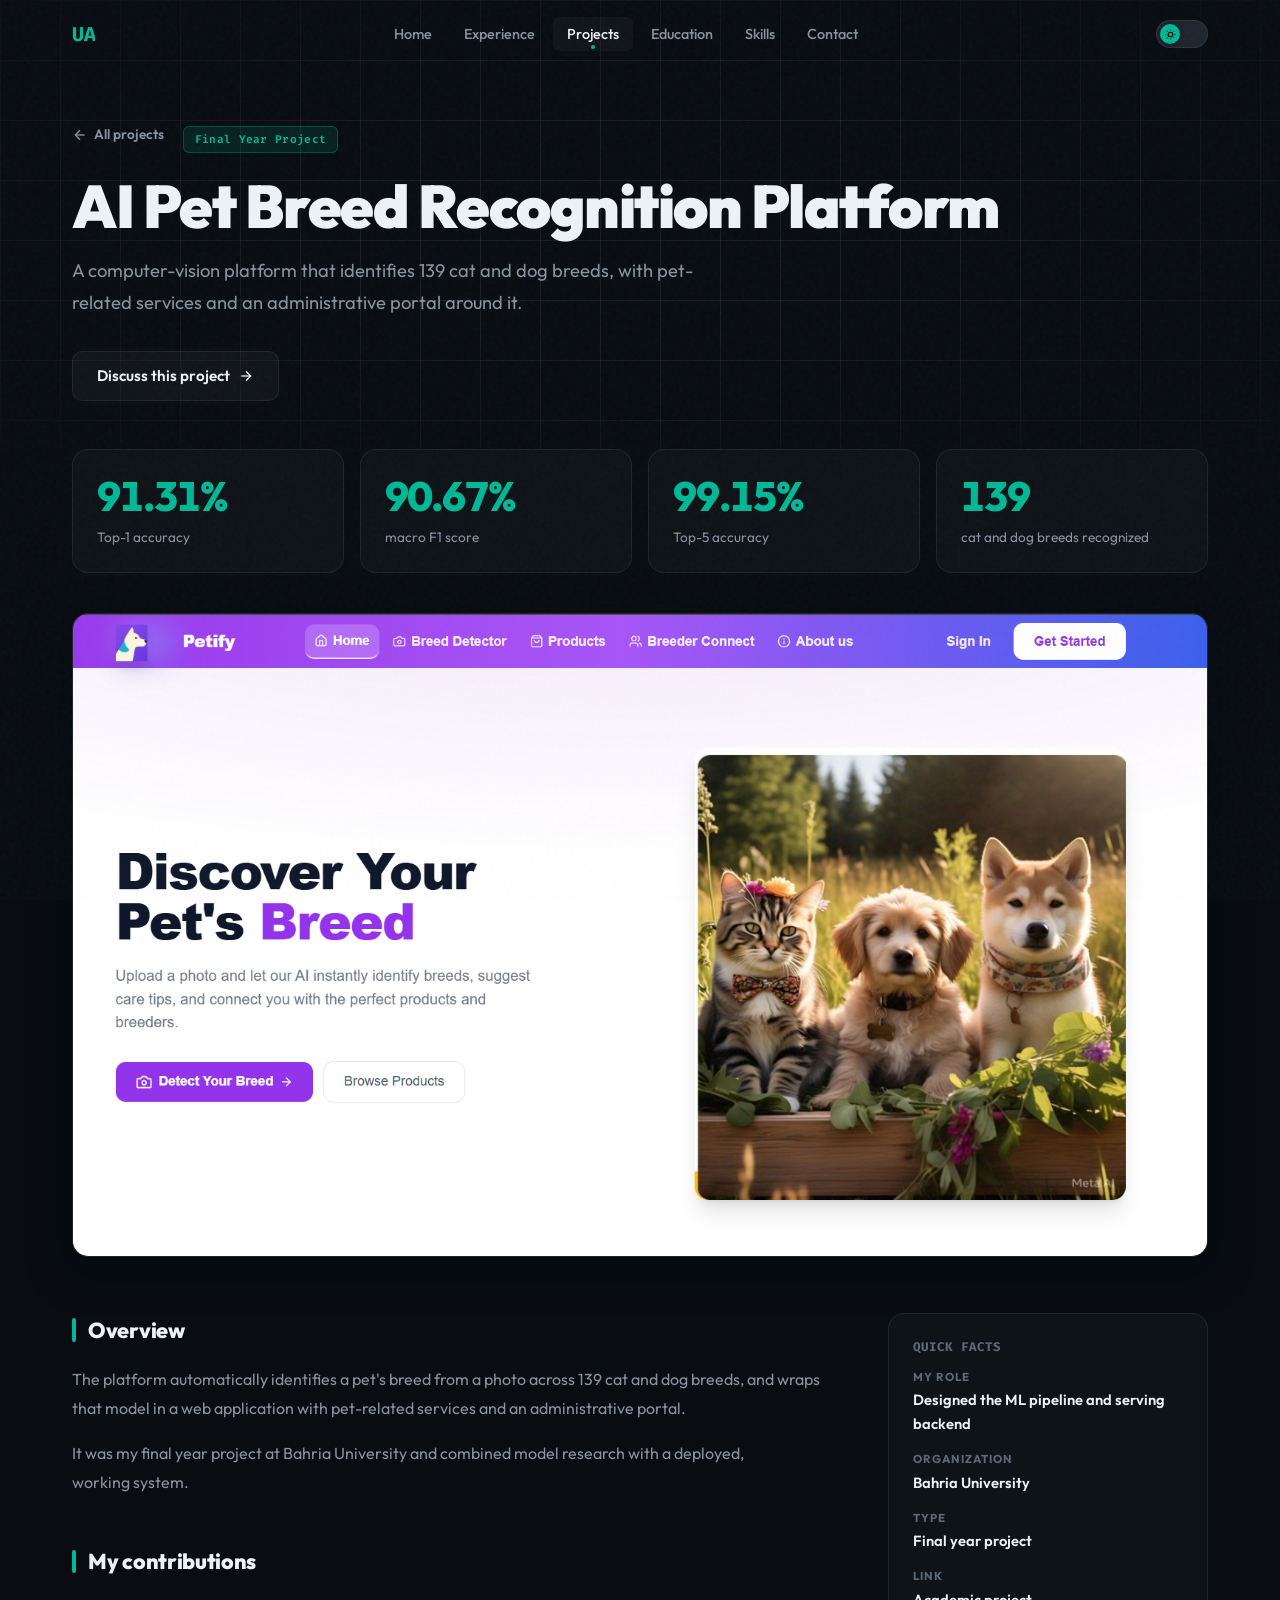
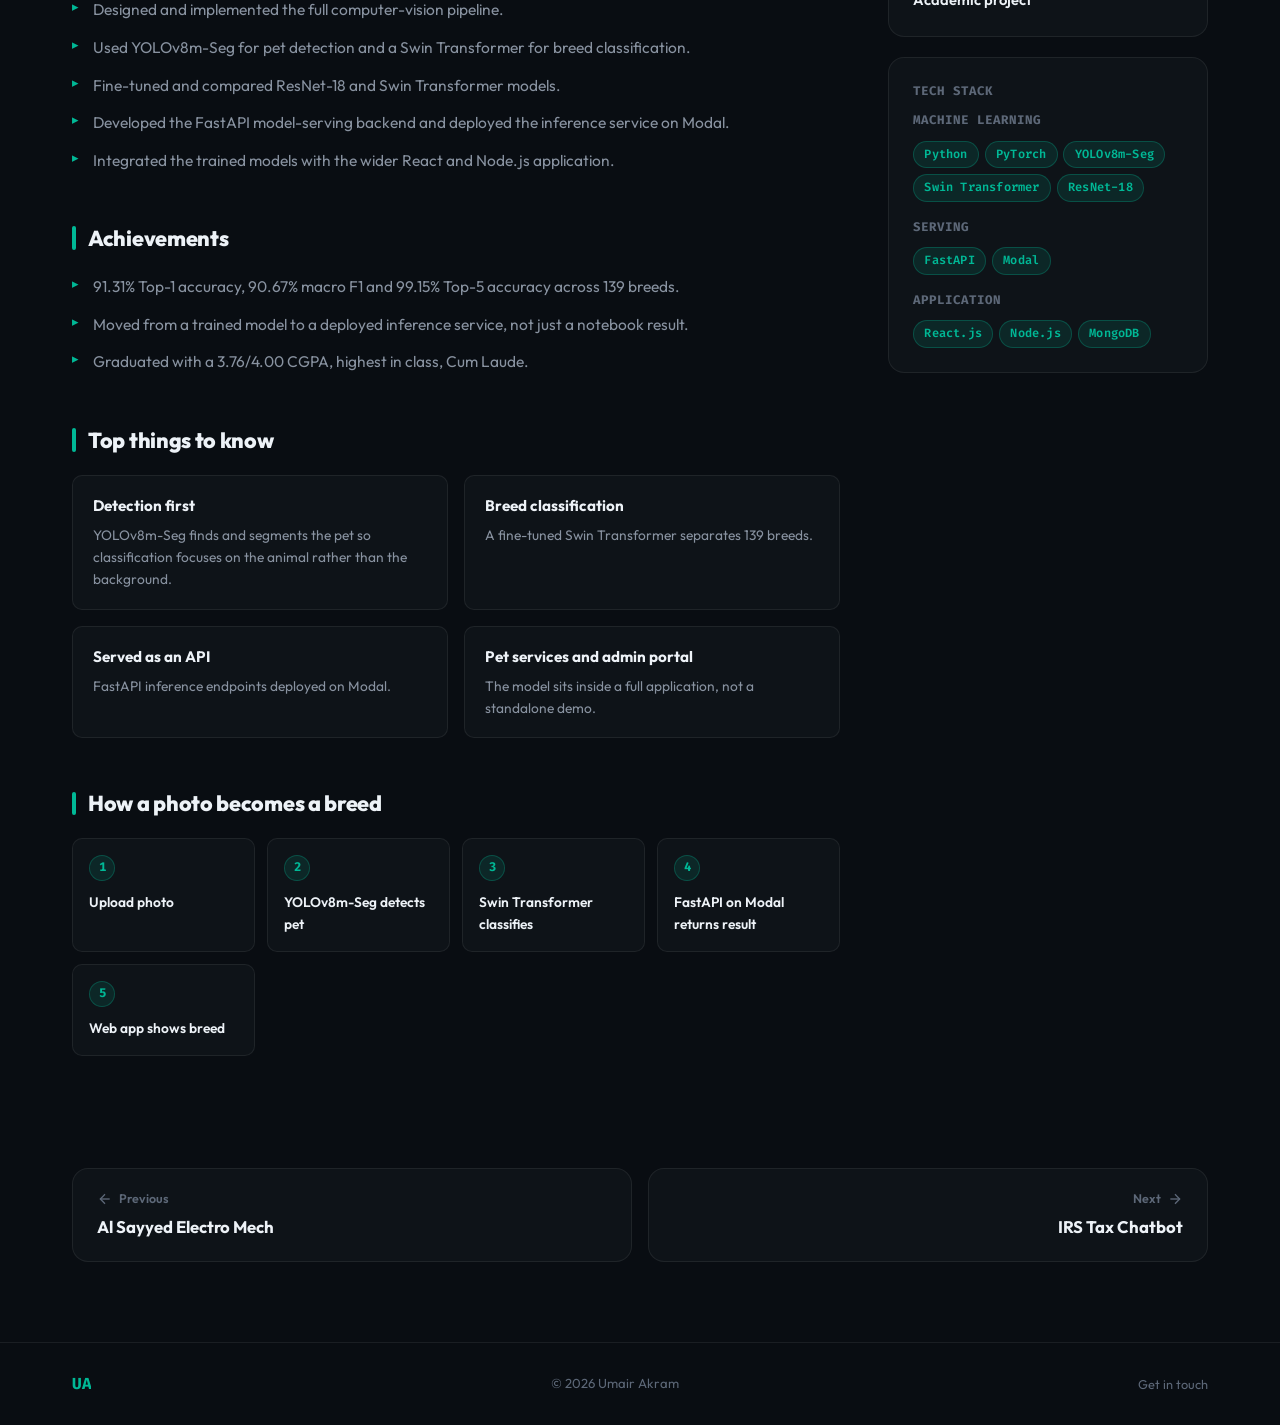
<file: projects/pet-breed-recognition.html>
<!DOCTYPE html>
<html lang="en" data-theme="dark">
<head>
  <meta charset="UTF-8">
  <meta name="viewport" content="width=device-width, initial-scale=1.0">
  <meta name="description" content="A computer-vision platform that identifies 139 cat and dog breeds, with pet-related services and an administrative portal around it.">
  <meta property="og:title" content="AI Pet Breed Recognition Platform — Muhammad Umair Akram">
  <meta property="og:description" content="A computer-vision platform that identifies 139 cat and dog breeds, with pet-related services and an administrative portal around it.">
  <title>AI Pet Breed Recognition Platform · M Umair Akram</title>
  <link rel="icon" type="image/svg+xml" href="data:image/svg+xml,%3Csvg xmlns='http://www.w3.org/2000/svg' viewBox='0 0 100 100'%3E%3Crect width='100' height='100' rx='22' fill='%230f0f14'/%3E%3Ctext x='50' y='58' font-family='Outfit, Arial, sans-serif' font-size='38' font-weight='800' fill='%2300b896' text-anchor='middle'%3EUA%3C/text%3E%3C/svg%3E">
  <link rel="preconnect" href="https://fonts.googleapis.com">
  <link rel="preconnect" href="https://fonts.gstatic.com" crossorigin>
  <link href="https://fonts.googleapis.com/css2?family=Outfit:wght@300;400;500;600;700;800;900&family=Fira+Code:wght@400;500&display=swap" rel="stylesheet">
  <link rel="stylesheet" href="../styles.css">
</head>
<body>
  <a href="#main" class="skip-to-content">Skip to main content</a>
  <div class="scroll-progress" id="scrollProgress"></div>
  <nav class="navbar scrolled" id="navbar">
    <div class="nav-container">
      <a href="../index.html#home" class="nav-logo">UA</a>
      <ul class="nav-menu" id="navMenu">
        <li><a href="../index.html#home" class="nav-link">Home</a></li>
        <li><a href="../index.html#experience" class="nav-link">Experience</a></li>
        <li><a href="../index.html#projects" class="nav-link active">Projects</a></li>
        <li><a href="../index.html#education" class="nav-link">Education</a></li>
        <li><a href="../index.html#skills" class="nav-link">Skills</a></li>
        <li><a href="../index.html#contact" class="nav-link">Contact</a></li>
      </ul>
      <div class="nav-actions">
        <button class="theme-toggle" id="themeToggle" aria-label="Toggle theme">
          <span class="toggle-track"><span class="toggle-thumb">
            <span class="toggle-sun"><svg width="11" height="11" viewBox="0 0 24 24" fill="none" stroke="currentColor" stroke-width="2.5"><circle cx="12" cy="12" r="5"/><line x1="12" y1="1" x2="12" y2="3"/><line x1="12" y1="21" x2="12" y2="23"/><line x1="4.22" y1="4.22" x2="5.64" y2="5.64"/><line x1="18.36" y1="18.36" x2="19.78" y2="19.78"/><line x1="1" y1="12" x2="3" y2="12"/><line x1="21" y1="12" x2="23" y2="12"/><line x1="4.22" y1="19.78" x2="5.64" y2="18.36"/><line x1="18.36" y1="5.64" x2="19.78" y2="4.22"/></svg></span>
            <span class="toggle-moon"><svg width="11" height="11" viewBox="0 0 24 24" fill="none" stroke="currentColor" stroke-width="2.5"><path d="M21 12.79A9 9 0 1 1 11.21 3 7 7 0 0 0 21 12.79z"/></svg></span>
          </span></span>
        </button>
        <button class="nav-toggle" id="navToggle" aria-label="Toggle navigation"><span></span><span></span><span></span></button>
      </div>
    </div>
  </nav>

  <main id="main" class="pp">
    <header class="pp-hero">
      <div class="hero-bg-grid"></div>
      <div class="container">
        <a href="../projects.html" class="pp-back"><svg width="16" height="16" viewBox="0 0 24 24" fill="none" stroke="currentColor" stroke-width="2"><line x1="19" y1="12" x2="5" y2="12"/><polyline points="12 19 5 12 12 5"/></svg> All projects</a>
        <span class="project-category-badge pp-badge">Final Year Project</span>
        <h1 class="pp-title">AI Pet Breed Recognition Platform</h1>
        <p class="pp-lead">A computer-vision platform that identifies 139 cat and dog breeds, with pet-related services and an administrative portal around it.</p>
        <div class="hero-cta pp-cta">
          
          <a href="../index.html#contact" class="btn btn-ghost">Discuss this project <svg width="16" height="16" viewBox="0 0 24 24" fill="none" stroke="currentColor" stroke-width="2"><line x1="5" y1="12" x2="19" y2="12"/><polyline points="12 5 19 12 12 19"/></svg></a>
        </div>
      </div>
    </header>

    <div class="container">
      <div class="impact-grid pp-stats">
        <div class="impact-tile scroll-reveal"><div class="impact-num"><span data-count="91.31" data-decimals="2" data-suffix="%">91.31%</span></div><div class="impact-label">Top-1 accuracy</div></div>
        <div class="impact-tile scroll-reveal"><div class="impact-num"><span data-count="90.67" data-decimals="2" data-suffix="%">90.67%</span></div><div class="impact-label">macro F1 score</div></div>
        <div class="impact-tile scroll-reveal"><div class="impact-num"><span data-count="99.15" data-decimals="2" data-suffix="%">99.15%</span></div><div class="impact-label">Top-5 accuracy</div></div>
        <div class="impact-tile scroll-reveal"><div class="impact-num"><span data-count="139">139</span></div><div class="impact-label">cat and dog breeds recognized</div></div>
      </div>

      <figure class="pp-shot scroll-reveal">
        <img src="../assets/FYP.png" alt="AI Pet Breed Recognition Platform interface">
      </figure>

      <div class="pp-layout">
        <div class="pp-main">
          <section class="pp-section scroll-reveal">
            <h2 class="pp-h2">Overview</h2>
          <p>The platform automatically identifies a pet's breed from a photo across 139 cat and dog breeds, and wraps that model in a web application with pet-related services and an administrative portal.</p>
          <p>It was my final year project at Bahria University and combined model research with a deployed, working system.</p>
          </section>

          <section class="pp-section scroll-reveal">
            <h2 class="pp-h2">My contributions</h2>
            <ul class="timeline-bullets pp-list">
            <li>Designed and implemented the full computer-vision pipeline.</li>
            <li>Used YOLOv8m-Seg for pet detection and a Swin Transformer for breed classification.</li>
            <li>Fine-tuned and compared ResNet-18 and Swin Transformer models.</li>
            <li>Developed the FastAPI model-serving backend and deployed the inference service on Modal.</li>
            <li>Integrated the trained models with the wider React and Node.js application.</li>
            </ul>
          </section>

          <section class="pp-section scroll-reveal">
            <h2 class="pp-h2">Achievements</h2>
            <ul class="timeline-bullets pp-list">
            <li>91.31% Top-1 accuracy, 90.67% macro F1 and 99.15% Top-5 accuracy across 139 breeds.</li>
            <li>Moved from a trained model to a deployed inference service, not just a notebook result.</li>
            <li>Graduated with a 3.76/4.00 CGPA, highest in class, Cum Laude.</li>
            </ul>
          </section>

          <section class="pp-section scroll-reveal">
            <h2 class="pp-h2">Top things to know</h2>
            <div class="pp-features">
          <div class="pp-feature"><h4>Detection first</h4><p>YOLOv8m-Seg finds and segments the pet so classification focuses on the animal rather than the background.</p></div>
          <div class="pp-feature"><h4>Breed classification</h4><p>A fine-tuned Swin Transformer separates 139 breeds.</p></div>
          <div class="pp-feature"><h4>Served as an API</h4><p>FastAPI inference endpoints deployed on Modal.</p></div>
          <div class="pp-feature"><h4>Pet services and admin portal</h4><p>The model sits inside a full application, not a standalone demo.</p></div>
            </div>
          </section>

        <section class="pp-section scroll-reveal">
          <h2 class="pp-h2">How a photo becomes a breed</h2>
          <ol class="pp-pipeline">
          <li style="--i:0"><span class="pp-step-n">1</span><span>Upload photo</span></li>
          <li style="--i:1"><span class="pp-step-n">2</span><span>YOLOv8m-Seg detects pet</span></li>
          <li style="--i:2"><span class="pp-step-n">3</span><span>Swin Transformer classifies</span></li>
          <li style="--i:3"><span class="pp-step-n">4</span><span>FastAPI on Modal returns result</span></li>
          <li style="--i:4"><span class="pp-step-n">5</span><span>Web app shows breed</span></li>
          </ol>
        </section>
        </div>

        <aside class="pp-side">
          <div class="pp-card scroll-reveal">
            <div class="timeline-section-title">Quick facts</div>
            <dl class="pp-facts">
              <div><dt>My role</dt><dd>Designed the ML pipeline and serving backend</dd></div>
              <div><dt>Organization</dt><dd>Bahria University</dd></div>
              <div><dt>Type</dt><dd>Final year project</dd></div>
              <div><dt>Link</dt><dd><span>Academic project</span></dd></div>
            </dl>
          </div>
          <div class="pp-card scroll-reveal">
            <div class="timeline-section-title">Tech stack</div>
            <div class="pp-stack-group"><div class="timeline-section-title">Machine learning</div><div class="timeline-tags"><span class="tag">Python</span><span class="tag">PyTorch</span><span class="tag">YOLOv8m-Seg</span><span class="tag">Swin Transformer</span><span class="tag">ResNet-18</span></div></div>
            <div class="pp-stack-group"><div class="timeline-section-title">Serving</div><div class="timeline-tags"><span class="tag">FastAPI</span><span class="tag">Modal</span></div></div>
            <div class="pp-stack-group"><div class="timeline-section-title">Application</div><div class="timeline-tags"><span class="tag">React.js</span><span class="tag">Node.js</span><span class="tag">MongoDB</span></div></div>
          </div>
        </aside>
      </div>

      <nav class="pp-pager" aria-label="More projects">
        <a href="al-sayyed-electro-mech.html" class="pp-pager-link"><small><svg width="16" height="16" viewBox="0 0 24 24" fill="none" stroke="currentColor" stroke-width="2"><line x1="19" y1="12" x2="5" y2="12"/><polyline points="12 19 5 12 12 5"/></svg> Previous</small><strong>Al Sayyed Electro Mech</strong></a>
        <a href="irs-rag-chatbot.html" class="pp-pager-link pp-pager-next"><small>Next <svg width="16" height="16" viewBox="0 0 24 24" fill="none" stroke="currentColor" stroke-width="2"><line x1="5" y1="12" x2="19" y2="12"/><polyline points="12 5 19 12 12 19"/></svg></small><strong>IRS Tax Chatbot</strong></a>
      </nav>
    </div>
  </main>

  <footer class="footer">
    <div class="container">
      <div class="footer-inner">
        <a href="../index.html#home" class="nav-logo footer-logo">UA</a>
        <p class="footer-text" id="footerYear"></p>
        <div class="footer-right"><a class="footer-link" href="../index.html#contact">Get in touch</a></div>
      </div>
    </div>
  </footer>

  <script src="../script.js"></script>
</body>
</html>
</file>
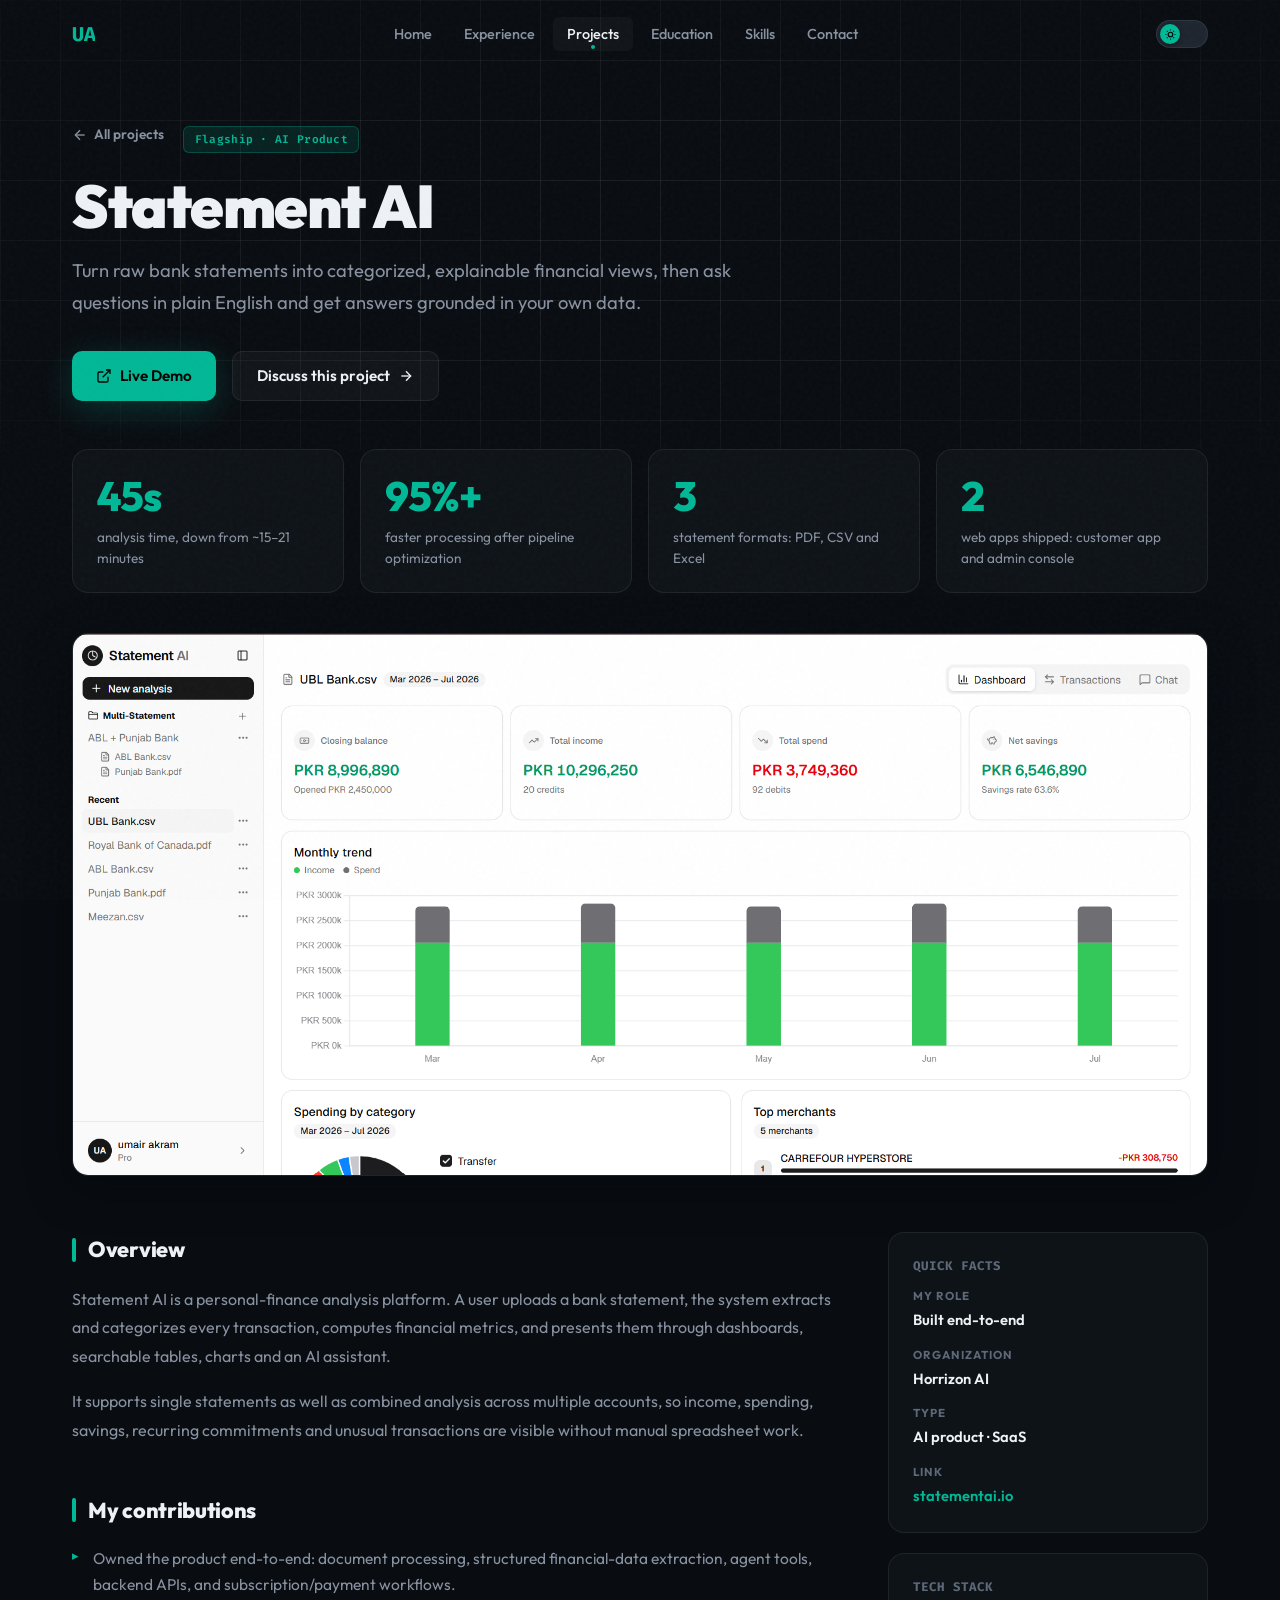
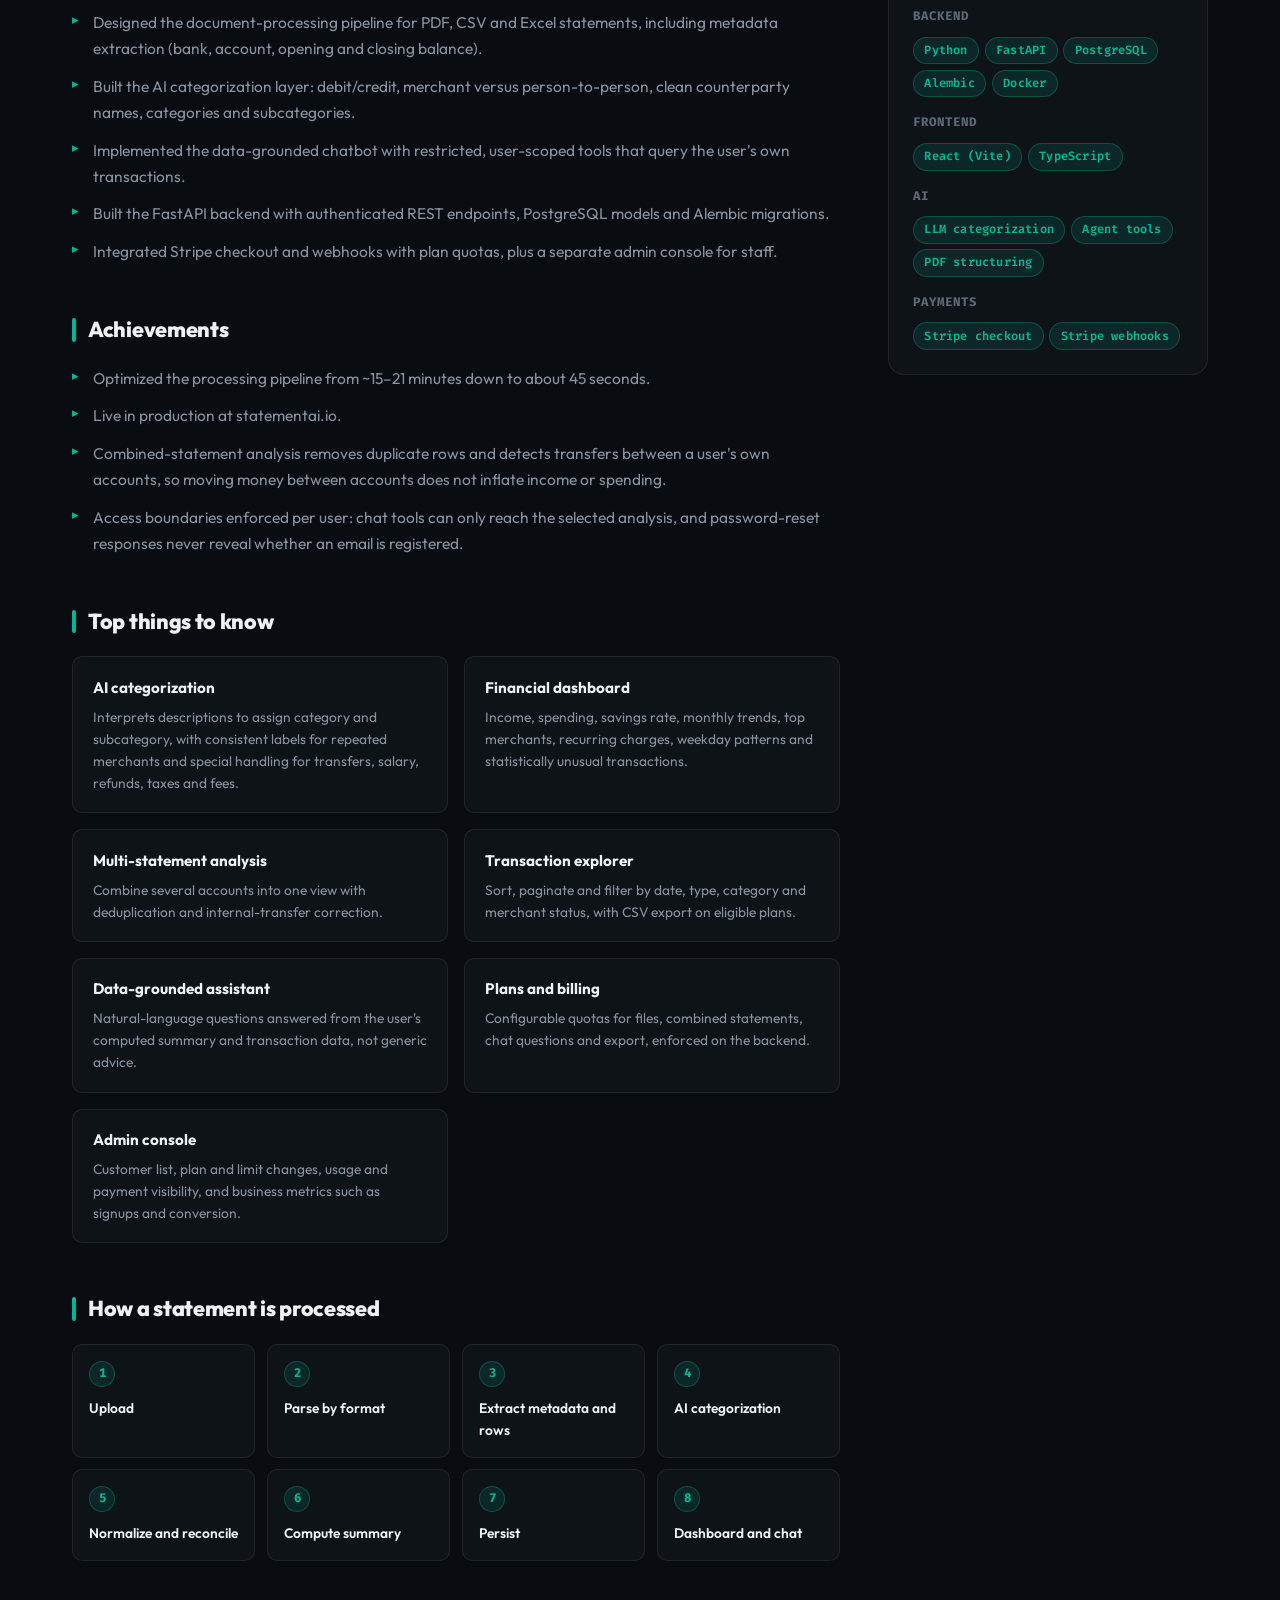
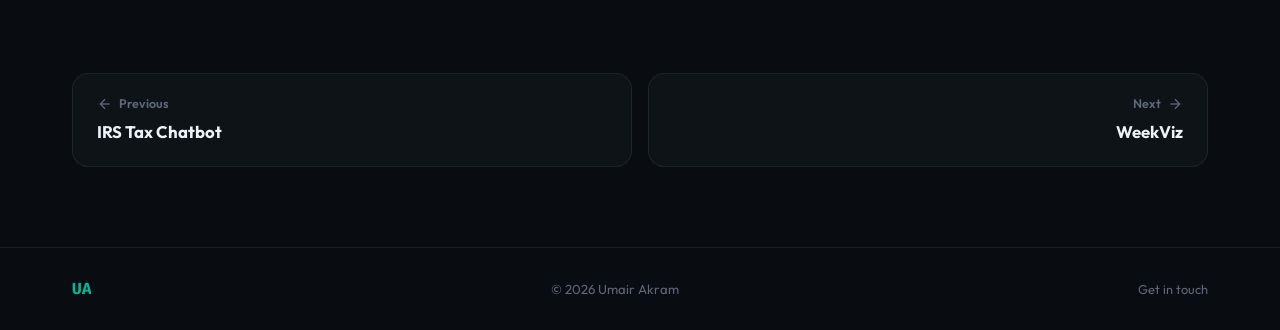
<file: projects/statement-ai.html>
<!DOCTYPE html>
<html lang="en" data-theme="dark">
<head>
  <meta charset="UTF-8">
  <meta name="viewport" content="width=device-width, initial-scale=1.0">
  <meta name="description" content="Turn raw bank statements into categorized, explainable financial views, then ask questions in plain English and get answers grounded in your own data.">
  <meta property="og:title" content="Statement AI — Muhammad Umair Akram">
  <meta property="og:description" content="Turn raw bank statements into categorized, explainable financial views, then ask questions in plain English and get answers grounded in your own data.">
  <title>Statement AI · M Umair Akram</title>
  <link rel="icon" type="image/svg+xml" href="data:image/svg+xml,%3Csvg xmlns='http://www.w3.org/2000/svg' viewBox='0 0 100 100'%3E%3Crect width='100' height='100' rx='22' fill='%230f0f14'/%3E%3Ctext x='50' y='58' font-family='Outfit, Arial, sans-serif' font-size='38' font-weight='800' fill='%2300b896' text-anchor='middle'%3EUA%3C/text%3E%3C/svg%3E">
  <link rel="preconnect" href="https://fonts.googleapis.com">
  <link rel="preconnect" href="https://fonts.gstatic.com" crossorigin>
  <link href="https://fonts.googleapis.com/css2?family=Outfit:wght@300;400;500;600;700;800;900&family=Fira+Code:wght@400;500&display=swap" rel="stylesheet">
  <link rel="stylesheet" href="../styles.css">
</head>
<body>
  <a href="#main" class="skip-to-content">Skip to main content</a>
  <div class="scroll-progress" id="scrollProgress"></div>
  <nav class="navbar scrolled" id="navbar">
    <div class="nav-container">
      <a href="../index.html#home" class="nav-logo">UA</a>
      <ul class="nav-menu" id="navMenu">
        <li><a href="../index.html#home" class="nav-link">Home</a></li>
        <li><a href="../index.html#experience" class="nav-link">Experience</a></li>
        <li><a href="../index.html#projects" class="nav-link active">Projects</a></li>
        <li><a href="../index.html#education" class="nav-link">Education</a></li>
        <li><a href="../index.html#skills" class="nav-link">Skills</a></li>
        <li><a href="../index.html#contact" class="nav-link">Contact</a></li>
      </ul>
      <div class="nav-actions">
        <button class="theme-toggle" id="themeToggle" aria-label="Toggle theme">
          <span class="toggle-track"><span class="toggle-thumb">
            <span class="toggle-sun"><svg width="11" height="11" viewBox="0 0 24 24" fill="none" stroke="currentColor" stroke-width="2.5"><circle cx="12" cy="12" r="5"/><line x1="12" y1="1" x2="12" y2="3"/><line x1="12" y1="21" x2="12" y2="23"/><line x1="4.22" y1="4.22" x2="5.64" y2="5.64"/><line x1="18.36" y1="18.36" x2="19.78" y2="19.78"/><line x1="1" y1="12" x2="3" y2="12"/><line x1="21" y1="12" x2="23" y2="12"/><line x1="4.22" y1="19.78" x2="5.64" y2="18.36"/><line x1="18.36" y1="5.64" x2="19.78" y2="4.22"/></svg></span>
            <span class="toggle-moon"><svg width="11" height="11" viewBox="0 0 24 24" fill="none" stroke="currentColor" stroke-width="2.5"><path d="M21 12.79A9 9 0 1 1 11.21 3 7 7 0 0 0 21 12.79z"/></svg></span>
          </span></span>
        </button>
        <button class="nav-toggle" id="navToggle" aria-label="Toggle navigation"><span></span><span></span><span></span></button>
      </div>
    </div>
  </nav>

  <main id="main" class="pp">
    <header class="pp-hero">
      <div class="hero-bg-grid"></div>
      <div class="container">
        <a href="../projects.html" class="pp-back"><svg width="16" height="16" viewBox="0 0 24 24" fill="none" stroke="currentColor" stroke-width="2"><line x1="19" y1="12" x2="5" y2="12"/><polyline points="12 19 5 12 12 5"/></svg> All projects</a>
        <span class="project-category-badge pp-badge">Flagship · AI Product</span>
        <h1 class="pp-title">Statement AI</h1>
        <p class="pp-lead">Turn raw bank statements into categorized, explainable financial views, then ask questions in plain English and get answers grounded in your own data.</p>
        <div class="hero-cta pp-cta">
          <a href="https://statementai.io" target="_blank" rel="noopener noreferrer" class="btn btn-primary"><svg width="16" height="16" viewBox="0 0 24 24" fill="none" stroke="currentColor" stroke-width="2"><path d="M18 13v6a2 2 0 0 1-2 2H5a2 2 0 0 1-2-2V8a2 2 0 0 1 2-2h6"/><polyline points="15 3 21 3 21 9"/><line x1="10" y1="14" x2="21" y2="3"/></svg> Live Demo</a>
          <a href="../index.html#contact" class="btn btn-ghost">Discuss this project <svg width="16" height="16" viewBox="0 0 24 24" fill="none" stroke="currentColor" stroke-width="2"><line x1="5" y1="12" x2="19" y2="12"/><polyline points="12 5 19 12 12 19"/></svg></a>
        </div>
      </div>
    </header>

    <div class="container">
      <div class="impact-grid pp-stats">
        <div class="impact-tile scroll-reveal"><div class="impact-num"><span data-count="45" data-suffix="s">45s</span></div><div class="impact-label">analysis time, down from ~15–21 minutes</div></div>
        <div class="impact-tile scroll-reveal"><div class="impact-num"><span data-count="95" data-suffix="%+">95%+</span></div><div class="impact-label">faster processing after pipeline optimization</div></div>
        <div class="impact-tile scroll-reveal"><div class="impact-num"><span data-count="3">3</span></div><div class="impact-label">statement formats: PDF, CSV and Excel</div></div>
        <div class="impact-tile scroll-reveal"><div class="impact-num"><span data-count="2">2</span></div><div class="impact-label">web apps shipped: customer app and admin console</div></div>
      </div>

      <figure class="pp-shot scroll-reveal">
        <img src="../assets/Statement-AI.png" alt="Statement AI dashboard showing income, spending and savings charts">
      </figure>

      <div class="pp-layout">
        <div class="pp-main">
          <section class="pp-section scroll-reveal">
            <h2 class="pp-h2">Overview</h2>
          <p>Statement AI is a personal-finance analysis platform. A user uploads a bank statement, the system extracts and categorizes every transaction, computes financial metrics, and presents them through dashboards, searchable tables, charts and an AI assistant.</p>
          <p>It supports single statements as well as combined analysis across multiple accounts, so income, spending, savings, recurring commitments and unusual transactions are visible without manual spreadsheet work.</p>
          </section>

          <section class="pp-section scroll-reveal">
            <h2 class="pp-h2">My contributions</h2>
            <ul class="timeline-bullets pp-list">
            <li>Owned the product end-to-end: document processing, structured financial-data extraction, agent tools, backend APIs, and subscription/payment workflows.</li>
            <li>Designed the document-processing pipeline for PDF, CSV and Excel statements, including metadata extraction (bank, account, opening and closing balance).</li>
            <li>Built the AI categorization layer: debit/credit, merchant versus person-to-person, clean counterparty names, categories and subcategories.</li>
            <li>Implemented the data-grounded chatbot with restricted, user-scoped tools that query the user's own transactions.</li>
            <li>Built the FastAPI backend with authenticated REST endpoints, PostgreSQL models and Alembic migrations.</li>
            <li>Integrated Stripe checkout and webhooks with plan quotas, plus a separate admin console for staff.</li>
            </ul>
          </section>

          <section class="pp-section scroll-reveal">
            <h2 class="pp-h2">Achievements</h2>
            <ul class="timeline-bullets pp-list">
            <li>Optimized the processing pipeline from ~15–21 minutes down to about 45 seconds.</li>
            <li>Live in production at statementai.io.</li>
            <li>Combined-statement analysis removes duplicate rows and detects transfers between a user's own accounts, so moving money between accounts does not inflate income or spending.</li>
            <li>Access boundaries enforced per user: chat tools can only reach the selected analysis, and password-reset responses never reveal whether an email is registered.</li>
            </ul>
          </section>

          <section class="pp-section scroll-reveal">
            <h2 class="pp-h2">Top things to know</h2>
            <div class="pp-features">
          <div class="pp-feature"><h4>AI categorization</h4><p>Interprets descriptions to assign category and subcategory, with consistent labels for repeated merchants and special handling for transfers, salary, refunds, taxes and fees.</p></div>
          <div class="pp-feature"><h4>Financial dashboard</h4><p>Income, spending, savings rate, monthly trends, top merchants, recurring charges, weekday patterns and statistically unusual transactions.</p></div>
          <div class="pp-feature"><h4>Multi-statement analysis</h4><p>Combine several accounts into one view with deduplication and internal-transfer correction.</p></div>
          <div class="pp-feature"><h4>Transaction explorer</h4><p>Sort, paginate and filter by date, type, category and merchant status, with CSV export on eligible plans.</p></div>
          <div class="pp-feature"><h4>Data-grounded assistant</h4><p>Natural-language questions answered from the user's computed summary and transaction data, not generic advice.</p></div>
          <div class="pp-feature"><h4>Plans and billing</h4><p>Configurable quotas for files, combined statements, chat questions and export, enforced on the backend.</p></div>
          <div class="pp-feature"><h4>Admin console</h4><p>Customer list, plan and limit changes, usage and payment visibility, and business metrics such as signups and conversion.</p></div>
            </div>
          </section>

        <section class="pp-section scroll-reveal">
          <h2 class="pp-h2">How a statement is processed</h2>
          <ol class="pp-pipeline">
          <li style="--i:0"><span class="pp-step-n">1</span><span>Upload</span></li>
          <li style="--i:1"><span class="pp-step-n">2</span><span>Parse by format</span></li>
          <li style="--i:2"><span class="pp-step-n">3</span><span>Extract metadata and rows</span></li>
          <li style="--i:3"><span class="pp-step-n">4</span><span>AI categorization</span></li>
          <li style="--i:4"><span class="pp-step-n">5</span><span>Normalize and reconcile</span></li>
          <li style="--i:5"><span class="pp-step-n">6</span><span>Compute summary</span></li>
          <li style="--i:6"><span class="pp-step-n">7</span><span>Persist</span></li>
          <li style="--i:7"><span class="pp-step-n">8</span><span>Dashboard and chat</span></li>
          </ol>
        </section>
        </div>

        <aside class="pp-side">
          <div class="pp-card scroll-reveal">
            <div class="timeline-section-title">Quick facts</div>
            <dl class="pp-facts">
              <div><dt>My role</dt><dd>Built end-to-end</dd></div>
              <div><dt>Organization</dt><dd>Horrizon AI</dd></div>
              <div><dt>Type</dt><dd>AI product · SaaS</dd></div>
              <div><dt>Link</dt><dd><a href="https://statementai.io" target="_blank" rel="noopener noreferrer" class="pp-fact-link">statementai.io</a></dd></div>
            </dl>
          </div>
          <div class="pp-card scroll-reveal">
            <div class="timeline-section-title">Tech stack</div>
            <div class="pp-stack-group"><div class="timeline-section-title">Backend</div><div class="timeline-tags"><span class="tag">Python</span><span class="tag">FastAPI</span><span class="tag">PostgreSQL</span><span class="tag">Alembic</span><span class="tag">Docker</span></div></div>
            <div class="pp-stack-group"><div class="timeline-section-title">Frontend</div><div class="timeline-tags"><span class="tag">React (Vite)</span><span class="tag">TypeScript</span></div></div>
            <div class="pp-stack-group"><div class="timeline-section-title">AI</div><div class="timeline-tags"><span class="tag">LLM categorization</span><span class="tag">Agent tools</span><span class="tag">PDF structuring</span></div></div>
            <div class="pp-stack-group"><div class="timeline-section-title">Payments</div><div class="timeline-tags"><span class="tag">Stripe checkout</span><span class="tag">Stripe webhooks</span></div></div>
          </div>
        </aside>
      </div>

      <nav class="pp-pager" aria-label="More projects">
        <a href="irs-rag-chatbot.html" class="pp-pager-link"><small><svg width="16" height="16" viewBox="0 0 24 24" fill="none" stroke="currentColor" stroke-width="2"><line x1="19" y1="12" x2="5" y2="12"/><polyline points="12 19 5 12 12 5"/></svg> Previous</small><strong>IRS Tax Chatbot</strong></a>
        <a href="weekviz.html" class="pp-pager-link pp-pager-next"><small>Next <svg width="16" height="16" viewBox="0 0 24 24" fill="none" stroke="currentColor" stroke-width="2"><line x1="5" y1="12" x2="19" y2="12"/><polyline points="12 5 19 12 12 19"/></svg></small><strong>WeekViz</strong></a>
      </nav>
    </div>
  </main>

  <footer class="footer">
    <div class="container">
      <div class="footer-inner">
        <a href="../index.html#home" class="nav-logo footer-logo">UA</a>
        <p class="footer-text" id="footerYear"></p>
        <div class="footer-right"><a class="footer-link" href="../index.html#contact">Get in touch</a></div>
      </div>
    </div>
  </footer>

  <script src="../script.js"></script>
</body>
</html>
</file>
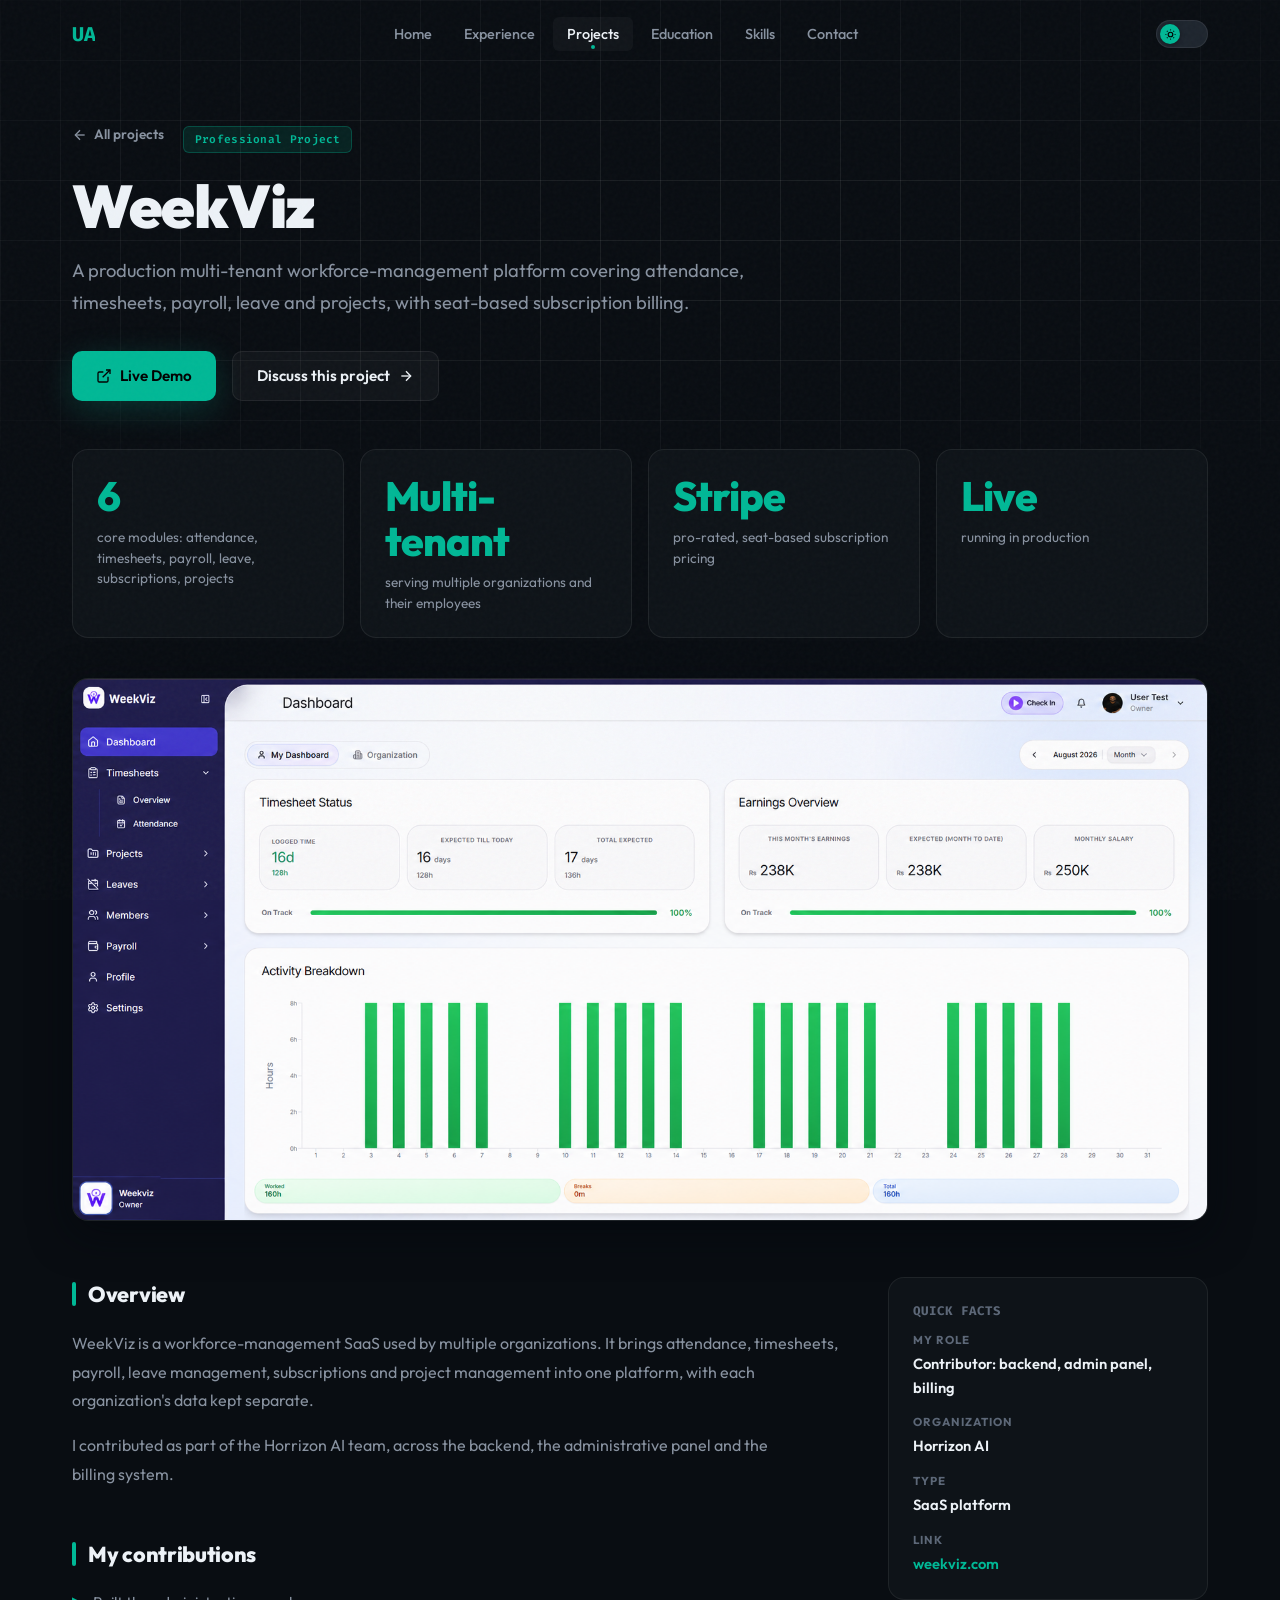
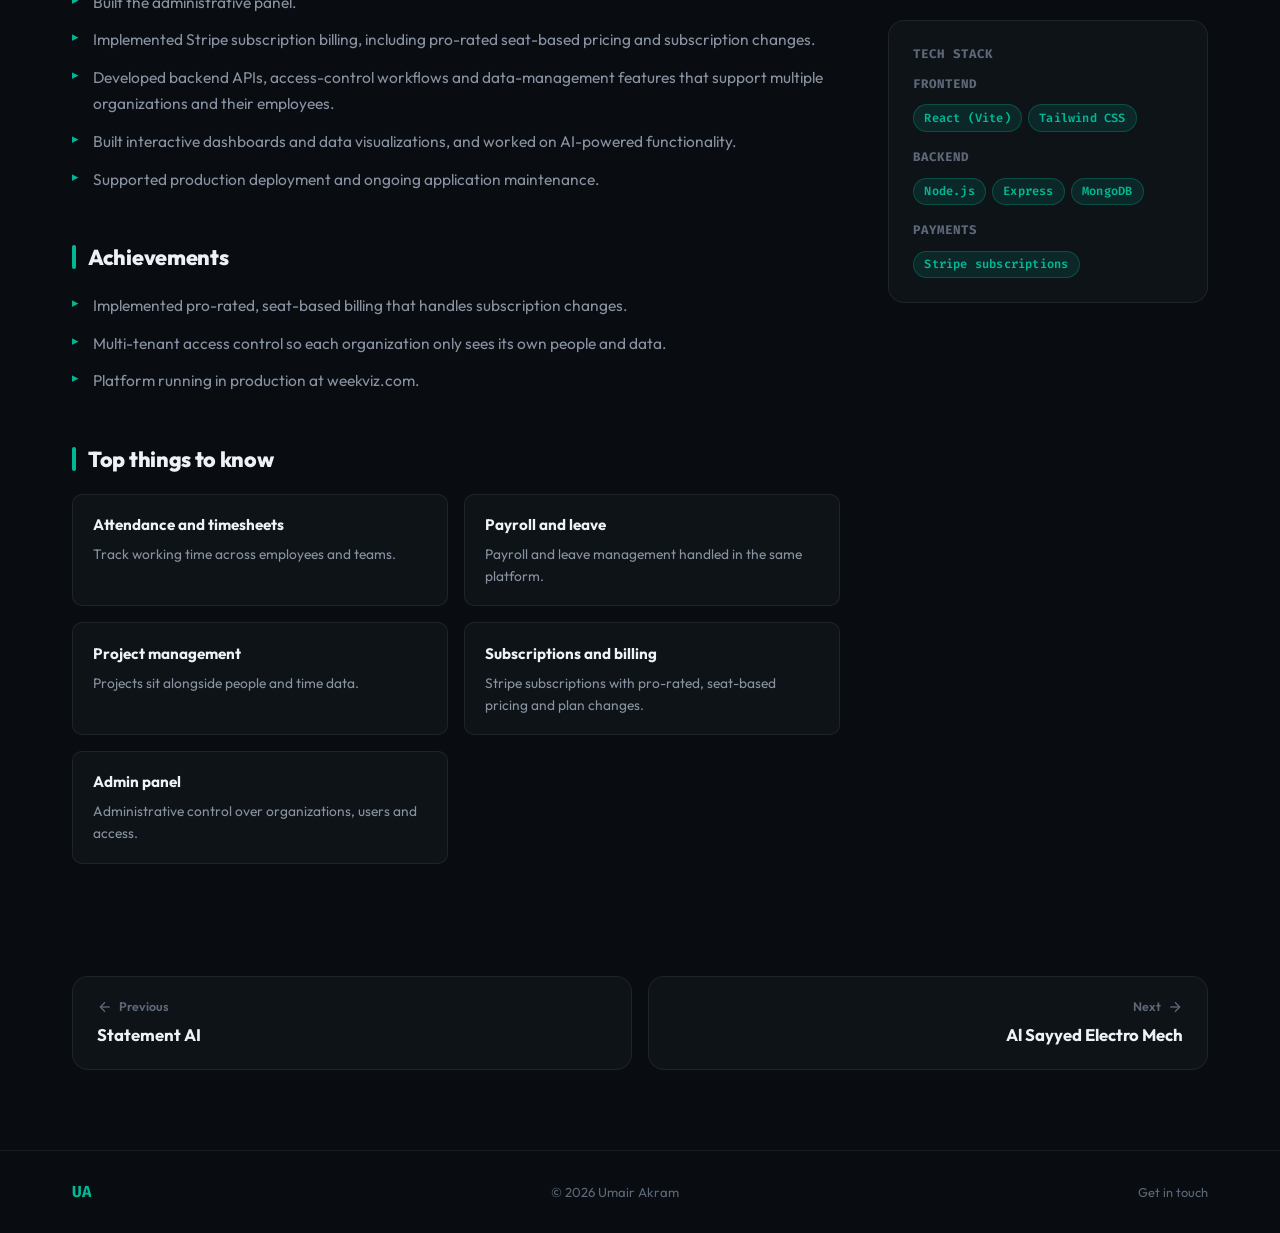
<file: projects/weekviz.html>
<!DOCTYPE html>
<html lang="en" data-theme="dark">
<head>
  <meta charset="UTF-8">
  <meta name="viewport" content="width=device-width, initial-scale=1.0">
  <meta name="description" content="A production multi-tenant workforce-management platform covering attendance, timesheets, payroll, leave and projects, with seat-based subscription billing.">
  <meta property="og:title" content="WeekViz — Muhammad Umair Akram">
  <meta property="og:description" content="A production multi-tenant workforce-management platform covering attendance, timesheets, payroll, leave and projects, with seat-based subscription billing.">
  <title>WeekViz · M Umair Akram</title>
  <link rel="icon" type="image/svg+xml" href="data:image/svg+xml,%3Csvg xmlns='http://www.w3.org/2000/svg' viewBox='0 0 100 100'%3E%3Crect width='100' height='100' rx='22' fill='%230f0f14'/%3E%3Ctext x='50' y='58' font-family='Outfit, Arial, sans-serif' font-size='38' font-weight='800' fill='%2300b896' text-anchor='middle'%3EUA%3C/text%3E%3C/svg%3E">
  <link rel="preconnect" href="https://fonts.googleapis.com">
  <link rel="preconnect" href="https://fonts.gstatic.com" crossorigin>
  <link href="https://fonts.googleapis.com/css2?family=Outfit:wght@300;400;500;600;700;800;900&family=Fira+Code:wght@400;500&display=swap" rel="stylesheet">
  <link rel="stylesheet" href="../styles.css">
</head>
<body>
  <a href="#main" class="skip-to-content">Skip to main content</a>
  <div class="scroll-progress" id="scrollProgress"></div>
  <nav class="navbar scrolled" id="navbar">
    <div class="nav-container">
      <a href="../index.html#home" class="nav-logo">UA</a>
      <ul class="nav-menu" id="navMenu">
        <li><a href="../index.html#home" class="nav-link">Home</a></li>
        <li><a href="../index.html#experience" class="nav-link">Experience</a></li>
        <li><a href="../index.html#projects" class="nav-link active">Projects</a></li>
        <li><a href="../index.html#education" class="nav-link">Education</a></li>
        <li><a href="../index.html#skills" class="nav-link">Skills</a></li>
        <li><a href="../index.html#contact" class="nav-link">Contact</a></li>
      </ul>
      <div class="nav-actions">
        <button class="theme-toggle" id="themeToggle" aria-label="Toggle theme">
          <span class="toggle-track"><span class="toggle-thumb">
            <span class="toggle-sun"><svg width="11" height="11" viewBox="0 0 24 24" fill="none" stroke="currentColor" stroke-width="2.5"><circle cx="12" cy="12" r="5"/><line x1="12" y1="1" x2="12" y2="3"/><line x1="12" y1="21" x2="12" y2="23"/><line x1="4.22" y1="4.22" x2="5.64" y2="5.64"/><line x1="18.36" y1="18.36" x2="19.78" y2="19.78"/><line x1="1" y1="12" x2="3" y2="12"/><line x1="21" y1="12" x2="23" y2="12"/><line x1="4.22" y1="19.78" x2="5.64" y2="18.36"/><line x1="18.36" y1="5.64" x2="19.78" y2="4.22"/></svg></span>
            <span class="toggle-moon"><svg width="11" height="11" viewBox="0 0 24 24" fill="none" stroke="currentColor" stroke-width="2.5"><path d="M21 12.79A9 9 0 1 1 11.21 3 7 7 0 0 0 21 12.79z"/></svg></span>
          </span></span>
        </button>
        <button class="nav-toggle" id="navToggle" aria-label="Toggle navigation"><span></span><span></span><span></span></button>
      </div>
    </div>
  </nav>

  <main id="main" class="pp">
    <header class="pp-hero">
      <div class="hero-bg-grid"></div>
      <div class="container">
        <a href="../projects.html" class="pp-back"><svg width="16" height="16" viewBox="0 0 24 24" fill="none" stroke="currentColor" stroke-width="2"><line x1="19" y1="12" x2="5" y2="12"/><polyline points="12 19 5 12 12 5"/></svg> All projects</a>
        <span class="project-category-badge pp-badge">Professional Project</span>
        <h1 class="pp-title">WeekViz</h1>
        <p class="pp-lead">A production multi-tenant workforce-management platform covering attendance, timesheets, payroll, leave and projects, with seat-based subscription billing.</p>
        <div class="hero-cta pp-cta">
          <a href="https://weekviz.com" target="_blank" rel="noopener noreferrer" class="btn btn-primary"><svg width="16" height="16" viewBox="0 0 24 24" fill="none" stroke="currentColor" stroke-width="2"><path d="M18 13v6a2 2 0 0 1-2 2H5a2 2 0 0 1-2-2V8a2 2 0 0 1 2-2h6"/><polyline points="15 3 21 3 21 9"/><line x1="10" y1="14" x2="21" y2="3"/></svg> Live Demo</a>
          <a href="../index.html#contact" class="btn btn-ghost">Discuss this project <svg width="16" height="16" viewBox="0 0 24 24" fill="none" stroke="currentColor" stroke-width="2"><line x1="5" y1="12" x2="19" y2="12"/><polyline points="12 5 19 12 12 19"/></svg></a>
        </div>
      </div>
    </header>

    <div class="container">
      <div class="impact-grid pp-stats">
        <div class="impact-tile scroll-reveal"><div class="impact-num"><span data-count="6">6</span></div><div class="impact-label">core modules: attendance, timesheets, payroll, leave, subscriptions, projects</div></div>
        <div class="impact-tile scroll-reveal"><div class="impact-num"><span>Multi-tenant</span></div><div class="impact-label">serving multiple organizations and their employees</div></div>
        <div class="impact-tile scroll-reveal"><div class="impact-num"><span>Stripe</span></div><div class="impact-label">pro-rated, seat-based subscription pricing</div></div>
        <div class="impact-tile scroll-reveal"><div class="impact-num"><span>Live</span></div><div class="impact-label">running in production</div></div>
      </div>

      <figure class="pp-shot scroll-reveal">
        <img src="../assets/Weekviz.png" alt="WeekViz workforce analytics dashboard">
      </figure>

      <div class="pp-layout">
        <div class="pp-main">
          <section class="pp-section scroll-reveal">
            <h2 class="pp-h2">Overview</h2>
          <p>WeekViz is a workforce-management SaaS used by multiple organizations. It brings attendance, timesheets, payroll, leave management, subscriptions and project management into one platform, with each organization's data kept separate.</p>
          <p>I contributed as part of the Horrizon AI team, across the backend, the administrative panel and the billing system.</p>
          </section>

          <section class="pp-section scroll-reveal">
            <h2 class="pp-h2">My contributions</h2>
            <ul class="timeline-bullets pp-list">
            <li>Built the administrative panel.</li>
            <li>Implemented Stripe subscription billing, including pro-rated seat-based pricing and subscription changes.</li>
            <li>Developed backend APIs, access-control workflows and data-management features that support multiple organizations and their employees.</li>
            <li>Built interactive dashboards and data visualizations, and worked on AI-powered functionality.</li>
            <li>Supported production deployment and ongoing application maintenance.</li>
            </ul>
          </section>

          <section class="pp-section scroll-reveal">
            <h2 class="pp-h2">Achievements</h2>
            <ul class="timeline-bullets pp-list">
            <li>Implemented pro-rated, seat-based billing that handles subscription changes.</li>
            <li>Multi-tenant access control so each organization only sees its own people and data.</li>
            <li>Platform running in production at weekviz.com.</li>
            </ul>
          </section>

          <section class="pp-section scroll-reveal">
            <h2 class="pp-h2">Top things to know</h2>
            <div class="pp-features">
          <div class="pp-feature"><h4>Attendance and timesheets</h4><p>Track working time across employees and teams.</p></div>
          <div class="pp-feature"><h4>Payroll and leave</h4><p>Payroll and leave management handled in the same platform.</p></div>
          <div class="pp-feature"><h4>Project management</h4><p>Projects sit alongside people and time data.</p></div>
          <div class="pp-feature"><h4>Subscriptions and billing</h4><p>Stripe subscriptions with pro-rated, seat-based pricing and plan changes.</p></div>
          <div class="pp-feature"><h4>Admin panel</h4><p>Administrative control over organizations, users and access.</p></div>
            </div>
          </section>

        </div>

        <aside class="pp-side">
          <div class="pp-card scroll-reveal">
            <div class="timeline-section-title">Quick facts</div>
            <dl class="pp-facts">
              <div><dt>My role</dt><dd>Contributor: backend, admin panel, billing</dd></div>
              <div><dt>Organization</dt><dd>Horrizon AI</dd></div>
              <div><dt>Type</dt><dd>SaaS platform</dd></div>
              <div><dt>Link</dt><dd><a href="https://weekviz.com" target="_blank" rel="noopener noreferrer" class="pp-fact-link">weekviz.com</a></dd></div>
            </dl>
          </div>
          <div class="pp-card scroll-reveal">
            <div class="timeline-section-title">Tech stack</div>
            <div class="pp-stack-group"><div class="timeline-section-title">Frontend</div><div class="timeline-tags"><span class="tag">React (Vite)</span><span class="tag">Tailwind CSS</span></div></div>
            <div class="pp-stack-group"><div class="timeline-section-title">Backend</div><div class="timeline-tags"><span class="tag">Node.js</span><span class="tag">Express</span><span class="tag">MongoDB</span></div></div>
            <div class="pp-stack-group"><div class="timeline-section-title">Payments</div><div class="timeline-tags"><span class="tag">Stripe subscriptions</span></div></div>
          </div>
        </aside>
      </div>

      <nav class="pp-pager" aria-label="More projects">
        <a href="statement-ai.html" class="pp-pager-link"><small><svg width="16" height="16" viewBox="0 0 24 24" fill="none" stroke="currentColor" stroke-width="2"><line x1="19" y1="12" x2="5" y2="12"/><polyline points="12 19 5 12 12 5"/></svg> Previous</small><strong>Statement AI</strong></a>
        <a href="al-sayyed-electro-mech.html" class="pp-pager-link pp-pager-next"><small>Next <svg width="16" height="16" viewBox="0 0 24 24" fill="none" stroke="currentColor" stroke-width="2"><line x1="5" y1="12" x2="19" y2="12"/><polyline points="12 5 19 12 12 19"/></svg></small><strong>Al Sayyed Electro Mech</strong></a>
      </nav>
    </div>
  </main>

  <footer class="footer">
    <div class="container">
      <div class="footer-inner">
        <a href="../index.html#home" class="nav-logo footer-logo">UA</a>
        <p class="footer-text" id="footerYear"></p>
        <div class="footer-right"><a class="footer-link" href="../index.html#contact">Get in touch</a></div>
      </div>
    </div>
  </footer>

  <script src="../script.js"></script>
</body>
</html>
</file>
<file: styles.css>
/* =============================================
   DESIGN TOKENS
   ============================================= */

:root {
  /* Single accent: muted teal — desaturated enough to blend, distinct enough to lead */
  --accent: #00b896;
  --accent-dim: rgba(0, 184, 150, 0.12);
  --accent-border: rgba(0, 184, 150, 0.28);
  --accent-glow: rgba(0, 184, 150, 0.22);

  /* Dark Theme */
  --bg-0: #090d12;
  --bg-1: #0e1318;
  --bg-2: #151b22;
  --bg-3: #1e252e;
  --border: rgba(255,255,255,0.07);
  --border-accent: rgba(0, 184, 150, 0.28);
  --text-1: #edf2f7;
  --text-2: #8892a0;
  --text-3: #5d6878;

  --glass: rgba(255,255,255,0.035);
  --glass-border: rgba(255,255,255,0.07);

  /* z-index scale */
  --z-below: -1;
  --z-base: 1;
  --z-overlay: 10;
  --z-nav: 100;
  --z-progress: 200;

  --nav-h: 68px;
  --radius-sm: 6px;
  --radius-md: 10px;
  --radius-lg: 16px;
  --radius-xl: 24px;
  --radius-full: 9999px;

  /* Shadows tinted to match the dark bg hue */
  --shadow-sm: 0 1px 3px rgba(4, 8, 14, 0.5);
  --shadow-md: 0 4px 16px rgba(4, 8, 14, 0.6);
  --shadow-lg: 0 12px 40px rgba(4, 8, 14, 0.7);
  --shadow-accent: 0 8px 32px rgba(0, 184, 150, 0.22);

  --ease: cubic-bezier(0.4, 0, 0.2, 1);
  --fast: 150ms;
  --base: 250ms;
  --slow: 400ms;
}

[data-theme="light"] {
  --bg-0: #f5f7fa;
  --bg-1: #ffffff;
  --bg-2: #eef1f5;
  --bg-3: #e4e8ee;
  --border: rgba(0,0,0,0.07);
  --border-accent: rgba(0, 184, 150, 0.35);
  --text-1: #0d1117;
  --text-2: #424a53;
  --text-3: #6e7681;
  --glass: rgba(0,0,0,0.025);
  --glass-border: rgba(0,0,0,0.06);
  --shadow-sm: 0 1px 3px rgba(0,0,0,0.08);
  --shadow-md: 0 4px 16px rgba(0,0,0,0.1);
  --shadow-lg: 0 12px 40px rgba(0,0,0,0.13);
  --accent-glow: rgba(0, 184, 150, 0.18);
}

/* =============================================
   RESET
   ============================================= */

*, *::before, *::after { box-sizing: border-box; margin: 0; padding: 0; }

html { scroll-behavior: smooth; font-size: 16px; }

body {
  font-family: 'Outfit', -apple-system, BlinkMacSystemFont, 'Segoe UI', sans-serif;
  background: var(--bg-0);
  color: var(--text-1);
  line-height: 1.6;
  overflow-x: hidden;
  -webkit-font-smoothing: antialiased;
  transition: background var(--base) var(--ease), color var(--base) var(--ease);
}

img { max-width: 100%; display: block; }
a { text-decoration: none; color: inherit; }
ul { list-style: none; }
button { border: none; background: none; cursor: pointer; font-family: inherit; }

/* =============================================
   SKIP TO CONTENT
   ============================================= */

.skip-to-content {
  position: fixed;
  top: -100%;
  left: 1rem;
  padding: 0.5rem 1rem;
  background: var(--accent);
  color: #000;
  font-weight: 700;
  font-size: 0.875rem;
  border-radius: var(--radius-sm);
  z-index: calc(var(--z-progress) + 1);
  transition: top var(--fast);
}

.skip-to-content:focus {
  top: 1rem;
}

/* =============================================
   SCROLL PROGRESS
   ============================================= */

.scroll-progress {
  position: fixed;
  top: 0; left: 0;
  height: 2px;
  width: 0;
  background: var(--accent);
  z-index: var(--z-progress);
  transition: width 50ms linear;
}

/* Subtle grain overlay — breaks flat digital sterility */
body::after {
  content: '';
  position: fixed;
  inset: 0;
  background-image: url("data:image/svg+xml,%3Csvg viewBox='0 0 256 256' xmlns='http://www.w3.org/2000/svg'%3E%3Cfilter id='noise'%3E%3CfeTurbulence type='fractalNoise' baseFrequency='0.9' numOctaves='4' stitchTiles='stitch'/%3E%3C/filter%3E%3Crect width='100%25' height='100%25' filter='url(%23noise)' opacity='1'/%3E%3C/svg%3E");
  opacity: 0.028;
  pointer-events: none;
  z-index: var(--z-progress);
}

[data-theme="light"] body::after { opacity: 0.018; }

/* =============================================
   NAVIGATION
   ============================================= */

.navbar {
  position: fixed;
  top: 0; left: 0; right: 0;
  height: var(--nav-h);
  z-index: var(--z-nav);
  background: transparent;
  transition: background var(--base) var(--ease), box-shadow var(--base) var(--ease);
}

.navbar.scrolled {
  background: color-mix(in srgb, var(--bg-0) 85%, transparent);
  backdrop-filter: blur(16px);
  -webkit-backdrop-filter: blur(16px);
  box-shadow: 0 1px 0 var(--border);
}

.nav-container {
  display: flex;
  align-items: center;
  justify-content: space-between;
  max-width: 1200px;
  margin: 0 auto;
  padding: 0 2rem;
  height: 100%;
}

.nav-logo {
  font-size: 1.25rem;
  font-weight: 800;
  letter-spacing: -0.5px;
  color: var(--accent);
  background: var(--accent);
  -webkit-background-clip: text;
  -webkit-text-fill-color: transparent;
  background-clip: text;
  font-family: 'Fira Code', monospace;
}

.logo-bracket { opacity: 0.7; }

.nav-menu {
  display: flex;
  gap: 0.25rem;
  align-items: center;
}

.nav-link {
  padding: 0.5rem 0.875rem;
  font-size: 0.9rem;
  font-weight: 500;
  color: var(--text-2);
  border-radius: var(--radius-sm);
  transition: color var(--fast) var(--ease), background var(--fast) var(--ease);
  position: relative;
}

.nav-link:hover,
.nav-link.active {
  color: var(--text-1);
  background: var(--glass);
}

.nav-link.active::after {
  content: '';
  position: absolute;
  bottom: 2px; left: 50%;
  transform: translateX(-50%);
  width: 4px; height: 4px;
  border-radius: 50%;
  background: var(--accent);
}

.nav-actions {
  display: flex;
  align-items: center;
  gap: 0.75rem;
}

.theme-toggle {
  padding: 0;
  display: flex;
  align-items: center;
}

.toggle-track {
  display: flex;
  align-items: center;
  width: 52px;
  height: 28px;
  background: var(--bg-3);
  border: 1px solid var(--border);
  border-radius: var(--radius-full);
  padding: 3px;
  cursor: pointer;
  transition: background var(--base) var(--ease), border-color var(--base) var(--ease);
  position: relative;
}

[data-theme="light"] .toggle-track {
  background: var(--accent-dim);
  border-color: var(--accent-border);
}

.toggle-thumb {
  width: 20px;
  height: 20px;
  border-radius: 50%;
  background: var(--accent);
  display: flex;
  align-items: center;
  justify-content: center;
  transition: transform var(--base) var(--ease);
  box-shadow: 0 1px 4px rgba(0,0,0,0.4);
  position: relative;
  flex-shrink: 0;
}

[data-theme="light"] .toggle-thumb {
  transform: translateX(24px);
}

.toggle-sun,
.toggle-moon {
  position: absolute;
  display: flex;
  align-items: center;
  justify-content: center;
  color: #000;
  transition: opacity var(--fast) var(--ease);
}

.toggle-sun  { opacity: 1; }
.toggle-moon { opacity: 0; }

[data-theme="light"] .toggle-sun  { opacity: 0; }
[data-theme="light"] .toggle-moon { opacity: 1; }

.nav-toggle {
  display: none;
  flex-direction: column;
  gap: 5px;
  width: 40px; height: 40px;
  align-items: center; justify-content: center;
  border-radius: var(--radius-sm);
  transition: background var(--fast);
}

.nav-toggle:hover { background: var(--glass); }

.nav-toggle span {
  width: 22px; height: 2px;
  background: var(--text-1);
  border-radius: 2px;
  transition: all var(--base) var(--ease);
  display: block;
}

/* =============================================
   LAYOUT
   ============================================= */

.container {
  max-width: 1200px;
  margin: 0 auto;
  padding: 0 2rem;
}

.section { padding: 6rem 0; }
.section-alt { background: var(--bg-1); }

.section-header {
  text-align: center;
  margin-bottom: 4rem;
}

.section-label {
  display: inline-block;
  font-size: 0.78rem;
  font-weight: 600;
  letter-spacing: 0.5px;
  color: var(--accent);
  margin-bottom: 0.75rem;
  font-family: 'Fira Code', monospace;
  opacity: 0.85;
}

.section-title {
  font-size: clamp(1.75rem, 3vw, 2.5rem);
  font-weight: 800;
  color: var(--text-1);
  letter-spacing: -0.5px;
  margin-bottom: 1rem;
  line-height: 1.15;
  text-wrap: balance;
}

.section-subtitle {
  font-size: 1.05rem;
  color: var(--text-2);
  max-width: 540px;
  margin: 0 auto;
  line-height: 1.7;
  text-wrap: pretty;
}

/* =============================================
   BUTTONS
   ============================================= */

.btn {
  display: inline-flex;
  align-items: center;
  gap: 0.5rem;
  padding: 0.75rem 1.5rem;
  border-radius: var(--radius-md);
  font-size: 0.95rem;
  font-weight: 600;
  transition: all var(--base) var(--ease);
  white-space: nowrap;
}

.btn-primary {
  background: var(--accent);
  color: #000;
  box-shadow: var(--shadow-accent);
}

.btn-primary:hover {
  transform: translateY(-2px);
  box-shadow: 0 12px 40px rgba(0, 184, 150, 0.32);
  filter: brightness(1.08);
}

.btn-primary:active {
  transform: translateY(0) scale(0.98);
  box-shadow: var(--shadow-accent);
  filter: brightness(0.96);
}

.btn-ghost {
  background: var(--glass);
  border: 1px solid var(--border);
  color: var(--text-1);
}

.btn-ghost:hover {
  border-color: var(--accent);
  color: var(--accent);
  transform: translateY(-2px);
}

.btn-ghost:active {
  transform: translateY(0) scale(0.98);
}

/* =============================================
   TAGS
   ============================================= */

.tag {
  display: inline-block;
  padding: 0.2rem 0.65rem;
  background: var(--accent-dim);
  border: 1px solid var(--accent-border);
  border-radius: var(--radius-full);
  font-size: 0.75rem;
  font-weight: 600;
  color: var(--accent);
  font-family: 'Fira Code', monospace;
  letter-spacing: 0.2px;
}

/* =============================================
   HERO
   ============================================= */

.hero {
  min-height: 100dvh;
  display: flex;
  align-items: center;
  padding-top: var(--nav-h);
  position: relative;
  overflow: hidden;
}

.hero-bg-grid {
  position: absolute;
  inset: 0;
  background-image:
    linear-gradient(var(--border) 1px, transparent 1px),
    linear-gradient(90deg, var(--border) 1px, transparent 1px);
  background-size: 60px 60px;
  mask-image: radial-gradient(ellipse 80% 80% at 50% 50%, black 30%, transparent 100%);
  z-index: 0;
}

.hero-orb {
  position: absolute;
  border-radius: 50%;
  filter: blur(80px);
  z-index: 0;
  pointer-events: none;
}

.hero-orb-1 {
  width: 600px; height: 600px;
  background: radial-gradient(circle, rgba(0, 184, 150, 0.14) 0%, transparent 70%);
  top: -200px; left: -200px;
  animation: orbFloat 20s ease-in-out infinite;
}

.hero-orb-2 {
  width: 500px; height: 500px;
  background: radial-gradient(circle, rgba(0, 184, 150, 0.1) 0%, transparent 70%);
  bottom: -150px; right: -150px;
  animation: orbFloat 25s ease-in-out infinite reverse;
}

@keyframes orbFloat {
  0%, 100% { transform: translate(0, 0) scale(1); }
  33% { transform: translate(60px, -60px) scale(1.05); }
  66% { transform: translate(-40px, 40px) scale(0.97); }
}

.hero-content {
  position: relative;
  z-index: 1;
  display: grid;
  grid-template-columns: 1fr auto;
  gap: 4rem;
  align-items: center;
  padding: 4rem 0;
}

/* Hero Text */
.hero-badge {
  display: inline-flex;
  align-items: center;
  gap: 0.5rem;
  padding: 0.4rem 1rem;
  background: var(--accent-dim);
  border: 1px solid var(--accent-border);
  border-radius: var(--radius-full);
  font-size: 0.8rem;
  font-weight: 600;
  color: var(--accent);
  margin-bottom: 1.5rem;
  animation: fadeInDown 0.6s var(--ease) both;
}

.badge-dot {
  width: 7px; height: 7px;
  background: var(--accent);
  border-radius: 50%;
  animation: pulse 2s ease-in-out infinite;
}

@keyframes pulse {
  0%, 100% { opacity: 1; transform: scale(1); }
  50% { opacity: 0.6; transform: scale(0.85); }
}

.hero-name {
  font-size: clamp(2.6rem, 6vw, 4.75rem);
  font-weight: 900;
  letter-spacing: -2px;
  line-height: 1.05;
  color: var(--text-1);
  margin-bottom: 1.25rem;
  animation: fadeInUp 0.7s var(--ease) 0.1s both;
}

.name-accent {
  background: var(--accent);
  -webkit-background-clip: text;
  -webkit-text-fill-color: transparent;
  background-clip: text;
}

.hero-roles {
  display: flex;
  align-items: center;
  gap: 0.75rem;
  flex-wrap: wrap;
  margin-bottom: 1.5rem;
  animation: fadeInUp 0.7s var(--ease) 0.2s both;
}

.role-tag {
  font-size: 0.85rem;
  font-weight: 600;
  color: var(--text-2);
  font-family: 'Fira Code', monospace;
}

.role-divider {
  color: var(--accent);
  font-weight: 700;
}

.hero-typing-wrapper {
  font-size: 1.1rem;
  font-family: 'Fira Code', monospace;
  color: var(--text-2);
  margin-bottom: 1.5rem;
  min-height: 1.8rem;
  animation: fadeInUp 0.7s var(--ease) 0.3s both;
}

.typing-prefix { color: var(--text-3); }

.hero-typing {
  color: var(--accent);
  font-weight: 500;
}

.hero-typing::after {
  content: '|';
  animation: blink 1s step-end infinite;
  color: var(--accent);
}

@keyframes blink {
  0%, 100% { opacity: 1; }
  50% { opacity: 0; }
}

.hero-description {
  font-size: 1.05rem;
  color: var(--text-2);
  line-height: 1.8;
  max-width: 520px;
  margin-bottom: 2.5rem;
  animation: fadeInUp 0.7s var(--ease) 0.4s both;
  text-wrap: pretty;
}

.hero-cta {
  display: flex;
  gap: 1rem;
  flex-wrap: wrap;
  margin-bottom: 2.5rem;
  animation: fadeInUp 0.7s var(--ease) 0.5s both;
}

.hero-social {
  display: flex;
  gap: 0.75rem;
  flex-wrap: wrap;
  animation: fadeInUp 0.7s var(--ease) 0.6s both;
}

.social-btn {
  display: inline-flex;
  align-items: center;
  gap: 0.4rem;
  padding: 0.5rem 1rem;
  background: var(--glass);
  border: 1px solid var(--border);
  border-radius: var(--radius-sm);
  font-size: 0.85rem;
  font-weight: 600;
  color: var(--text-2);
  transition: all var(--fast) var(--ease);
}

.social-btn:hover {
  color: var(--accent);
  border-color: var(--border-accent);
  background: var(--accent-dim);
  transform: translateY(-2px);
}

/* Hero Visual */
.hero-visual {
  display: flex;
  flex-direction: column;
  align-items: center;
  gap: 1.5rem;
  animation: fadeInRight 0.8s var(--ease) 0.3s both;
}

.profile-frame {
  position: relative;
  width: 300px;
  height: 300px;
}

.profile-glow {
  position: absolute;
  inset: -20px;
  background: radial-gradient(circle, rgba(0, 184, 150, 0.22) 0%, transparent 70%);
  border-radius: 50%;
  animation: glowPulse 4s ease-in-out infinite;
}

@keyframes glowPulse {
  0%, 100% { opacity: 0.7; transform: scale(1); }
  50% { opacity: 1; transform: scale(1.05); }
}

.profile-img {
  width: 100%;
  height: 100%;
  object-fit: cover;
  object-position: center 40%;
  border-radius: 24px;
  border: 2px solid var(--border-accent);
  position: relative;
  z-index: 1;
}

.profile-ring {
  position: absolute;
  inset: -6px;
  border-radius: 28px;
  background: var(--accent);
  opacity: 0.2;
  z-index: 0;
}

.floating-badge {
  position: absolute;
  display: flex;
  align-items: center;
  gap: 0.4rem;
  padding: 0.4rem 0.85rem;
  background: color-mix(in srgb, var(--bg-1) 90%, transparent);
  backdrop-filter: blur(12px);
  border: 1px solid var(--border-accent);
  border-radius: var(--radius-full);
  font-size: 0.78rem;
  font-weight: 700;
  color: var(--text-1);
  z-index: 2;
  box-shadow: var(--shadow-md);
  white-space: nowrap;
}

.badge-ai {
  top: -12px;
  right: -20px;
  animation: badgeFloat 5s ease-in-out infinite;
}

.badge-web {
  bottom: -12px;
  left: -20px;
  animation: badgeFloat 5s ease-in-out infinite 2.5s;
}

@keyframes badgeFloat {
  0%, 100% { transform: translateY(0); }
  50% { transform: translateY(-6px); }
}

.stats-row {
  display: flex;
  gap: 0.75rem;
  flex-wrap: wrap;
  justify-content: center;
}

.stat-pill {
  padding: 0.5rem 1rem;
  background: var(--bg-2);
  border: 1px solid var(--border);
  border-radius: var(--radius-full);
  font-size: 0.8rem;
  color: var(--text-2);
  font-weight: 500;
}

.stat-pill strong {
  color: var(--accent);
  font-weight: 700;
}

/* Scroll hint */
.scroll-hint {
  position: absolute;
  bottom: 2rem;
  left: 50%;
  transform: translateX(-50%);
  display: flex;
  flex-direction: column;
  align-items: center;
  gap: 0.5rem;
  color: var(--text-3);
  font-size: 0.75rem;
  animation: fadeIn 1s ease 1.5s both;
}

.scroll-mouse {
  width: 22px; height: 36px;
  border: 2px solid var(--text-3);
  border-radius: 12px;
  display: flex;
  justify-content: center;
  padding-top: 6px;
}

.scroll-wheel {
  width: 3px; height: 6px;
  background: var(--text-3);
  border-radius: 2px;
  animation: scrollWheel 2s ease-in-out infinite;
}

@keyframes scrollWheel {
  0% { opacity: 1; transform: translateY(0); }
  100% { opacity: 0; transform: translateY(10px); }
}

/* =============================================
   PROJECT CARDS
   ============================================= */

.projects-grid {
  display: grid;
  grid-template-columns: 1fr 1fr;
  gap: 1.5rem;
}

.project-card {
  background: var(--bg-1);
  border: 1px solid var(--border);
  border-radius: var(--radius-lg);
  overflow: hidden;
  display: flex;
  flex-direction: column;
  transition: transform var(--base) var(--ease), box-shadow var(--base) var(--ease), border-color var(--base) var(--ease);
}

.project-card:hover {
  transform: translateY(-5px);
  box-shadow: var(--shadow-lg), 0 0 0 1px var(--border-accent);
  border-color: var(--border-accent);
}

.project-img-wrap {
  position: relative;
  overflow: hidden;
  aspect-ratio: 16/9;
}

.project-img {
  width: 100%;
  height: 100%;
  object-fit: cover;
  transition: transform var(--slow) var(--ease);
}

.project-card:hover .project-img {
  transform: scale(1.05);
}

.project-img-overlay {
  position: absolute;
  inset: 0;
  background: linear-gradient(to top, rgba(0,0,0,0.7) 0%, transparent 60%);
  display: flex;
  align-items: flex-end;
  padding: 1rem;
}

.project-category-badge {
  font-size: 0.7rem;
  font-weight: 600;
  color: var(--accent);
  background: var(--accent-dim);
  border: 1px solid var(--accent-border);
  padding: 0.22rem 0.65rem;
  border-radius: var(--radius-sm);
  font-family: 'Fira Code', monospace;
  letter-spacing: 0.3px;
}

.project-body {
  padding: 1.5rem;
  display: flex;
  flex-direction: column;
  flex: 1;
  gap: 1rem;
}

.project-top { flex: 1; }

.project-title {
  font-size: 1.15rem;
  font-weight: 700;
  color: var(--text-1);
  margin-bottom: 0.5rem;
  letter-spacing: -0.3px;
}

.project-desc {
  font-size: 0.9rem;
  color: var(--text-2);
  line-height: 1.65;
  margin: 0;
  text-wrap: pretty;
}

.project-highlights {
  display: flex;
  flex-direction: column;
  gap: 0.3rem;
}

.project-highlights li {
  font-size: 0.85rem;
  color: var(--text-2);
  padding-left: 1rem;
  position: relative;
  line-height: 1.5;
}

.project-highlights li::before {
  content: '▸';
  position: absolute;
  left: 0;
  color: var(--accent);
}

.project-footer {
  display: flex;
  flex-direction: column;
  gap: 0.75rem;
  margin-top: auto;
}

.project-tags {
  display: flex;
  flex-wrap: wrap;
  gap: 0.35rem;
}

.project-links {
  display: flex;
  gap: 0.5rem;
}

.project-link-btn {
  display: inline-flex;
  align-items: center;
  gap: 0.4rem;
  padding: 0.45rem 0.9rem;
  border-radius: var(--radius-sm);
  font-size: 0.82rem;
  font-weight: 600;
  border: 1px solid var(--border);
  color: var(--text-2);
  background: var(--bg-2);
  transition: all var(--fast) var(--ease);
}

.project-link-btn:hover {
  border-color: var(--border-accent);
  color: var(--accent);
  background: var(--accent-dim);
}

.project-link-btn:active {
  transform: scale(0.97);
}

.project-link-primary {
  background: var(--accent);
  color: #000;
  border-color: transparent;
  font-weight: 700;
}

.project-link-primary:hover {
  filter: brightness(1.1);
  color: #000;
  transform: translateY(-1px);
  box-shadow: var(--shadow-accent);
}

/* =============================================
   MORE PROJECTS
   ============================================= */

.more-grid {
  display: grid;
  grid-template-columns: repeat(auto-fit, minmax(280px, 1fr));
  gap: 1.25rem;
}

.more-card {
  background: var(--bg-0);
  border: 1px solid var(--border);
  border-radius: var(--radius-lg);
  padding: 1.5rem;
  transition: border-color var(--base) var(--ease), transform var(--base) var(--ease);
}

[data-theme="light"] .more-card { background: var(--bg-1); }

.more-card:hover {
  border-color: var(--border-accent);
  transform: translateY(-3px);
}

.more-card-header {
  display: flex;
  align-items: center;
  gap: 0.75rem;
  margin-bottom: 1.25rem;
  padding-bottom: 1rem;
  border-bottom: 1px solid var(--border);
}

.more-card-icon { font-size: 1.5rem; }

.more-card-title {
  font-size: 1rem;
  font-weight: 700;
  color: var(--text-1);
  margin: 0;
}

.more-list {
  display: flex;
  flex-direction: column;
  gap: 1.25rem;
}

.more-item {
  display: flex;
  flex-direction: column;
  gap: 0.35rem;
}

.more-item + .more-item {
  padding-top: 1.25rem;
  border-top: 1px solid var(--border);
}

.more-item-name {
  font-size: 0.9rem;
  font-weight: 600;
  color: var(--text-1);
}

.more-item-desc {
  font-size: 0.82rem;
  color: var(--text-2);
  line-height: 1.6;
  margin: 0;
}

.more-tags {
  display: flex;
  flex-wrap: wrap;
  gap: 0.3rem;
  margin-top: 0.25rem;
}

/* =============================================
   SKILLS
   ============================================= */

.skills-grid {
  display: grid;
  grid-template-columns: repeat(auto-fit, minmax(320px, 1fr));
  gap: 1.5rem;
}

.skill-card {
  background: var(--bg-1);
  border: 1px solid var(--border);
  border-radius: var(--radius-lg);
  padding: 1.75rem;
  transition: border-color var(--base) var(--ease), transform var(--base) var(--ease), box-shadow var(--base) var(--ease);
  position: relative;
  overflow: hidden;
}

.skill-card::before {
  content: '';
  position: absolute;
  top: 0; left: 0; right: 0;
  height: 3px;
  background: var(--accent);
  opacity: 0;
  transition: opacity var(--base) var(--ease);
}

.skill-card:hover::before { opacity: 1; }

.skill-card:hover {
  border-color: var(--border-accent);
  transform: translateY(-4px);
  box-shadow: var(--shadow-md);
}

.skill-card-icon {
  width: 52px; height: 52px;
  display: flex;
  align-items: center;
  justify-content: center;
  background: var(--accent-dim);
  border: 1px solid var(--accent-border);
  border-radius: var(--radius-md);
  color: var(--accent);
  margin-bottom: 1.25rem;
}

.skill-card-title {
  font-size: 1.05rem;
  font-weight: 700;
  color: var(--text-1);
  margin-bottom: 1.25rem;
}

.skill-pills {
  display: flex;
  flex-wrap: wrap;
  gap: 0.4rem;
}

.skill-pill {
  padding: 0.3rem 0.7rem;
  background: var(--bg-2);
  border: 1px solid var(--border);
  border-radius: var(--radius-full);
  font-size: 0.8rem;
  font-weight: 500;
  color: var(--text-2);
  transition: all var(--fast) var(--ease);
  cursor: default;
}

.skill-pill:hover {
  border-color: var(--border-accent);
  color: var(--accent);
  background: var(--accent-dim);
}

/* =============================================
   CONTACT
   ============================================= */

.contact-section {
  background: var(--bg-0);
}

[data-theme="light"] .contact-section { background: var(--bg-2); }

.contact-wrap {
  display: grid;
  grid-template-columns: 1fr 1fr;
  gap: 4rem;
  align-items: center;
}

.contact-left .section-label { display: block; margin-bottom: 0.75rem; }
.contact-left .section-title { text-align: left; }

.contact-text {
  font-size: 1.05rem;
  color: var(--text-2);
  line-height: 1.8;
  margin-bottom: 2rem;
}

.contact-btn {
  width: fit-content;
}

.contact-card {
  background: var(--bg-1);
  border: 1px solid var(--border);
  border-radius: var(--radius-lg);
  overflow: hidden;
}

.contact-item {
  display: flex;
  align-items: center;
  gap: 1rem;
  padding: 1.25rem 1.5rem;
  transition: background var(--fast) var(--ease);
}

.contact-item + .contact-item {
  border-top: 1px solid var(--border);
}

.contact-item:hover { background: var(--accent-dim); }

.contact-item-icon {
  width: 42px; height: 42px;
  display: flex; align-items: center; justify-content: center;
  background: var(--accent-dim);
  border: 1px solid var(--accent-border);
  border-radius: var(--radius-md);
  color: var(--accent);
  flex-shrink: 0;
}

.contact-item-label {
  font-size: 0.75rem;
  font-weight: 700;
  text-transform: uppercase;
  letter-spacing: 1px;
  color: var(--text-3);
  margin-bottom: 0.2rem;
}

.contact-item-value {
  font-size: 0.9rem;
  font-weight: 600;
  color: var(--text-1);
  transition: color var(--fast);
}

.contact-item-value:hover { color: var(--accent); }

/* =============================================
   FOOTER
   ============================================= */

.footer {
  padding: 1.75rem 0;
  border-top: 1px solid var(--border);
}

.footer-inner {
  display: flex;
  align-items: center;
  justify-content: space-between;
  gap: 1rem;
  flex-wrap: wrap;
}

.footer-logo { font-size: 1rem; }

.footer-text {
  font-size: 0.82rem;
  color: var(--text-3);
  margin: 0;
}

.footer-right {
  display: flex;
  align-items: center;
  gap: 1.25rem;
}

.footer-links {
  display: flex;
  gap: 1rem;
}

.footer-link {
  font-size: 0.8rem;
  color: var(--text-3);
  transition: color var(--fast);
}

.footer-link:hover { color: var(--text-2); }

.footer-socials {
  display: flex;
  gap: 0.75rem;
}

.footer-socials a {
  color: var(--text-3);
  transition: color var(--fast);
}

.footer-socials a:hover { color: var(--accent); }

/* =============================================
   ANIMATIONS
   ============================================= */

@keyframes fadeInUp {
  from { opacity: 0; transform: translateY(24px); }
  to   { opacity: 1; transform: translateY(0); }
}

@keyframes fadeInDown {
  from { opacity: 0; transform: translateY(-16px); }
  to   { opacity: 1; transform: translateY(0); }
}

@keyframes fadeInRight {
  from { opacity: 0; transform: translateX(40px); }
  to   { opacity: 1; transform: translateX(0); }
}

@keyframes fadeIn {
  from { opacity: 0; }
  to   { opacity: 1; }
}

.scroll-reveal {
  opacity: 0;
  transform: translateY(28px);
  transition: opacity 0.6s var(--ease), transform 0.6s var(--ease);
}

.scroll-reveal.revealed {
  opacity: 1;
  transform: translateY(0);
}

/* =============================================
   EXPERIENCE / TIMELINE
   ============================================= */

.timeline {
  max-width: 820px;
  margin: 0 auto;
  display: flex;
  flex-direction: column;
  gap: 0;
}

.timeline-item {
  display: grid;
  grid-template-columns: 36px 1fr;
  gap: 1.5rem;
}

.timeline-marker {
  display: flex;
  flex-direction: column;
  align-items: center;
  padding-top: 1.75rem;
}

.timeline-dot {
  width: 14px;
  height: 14px;
  border-radius: 50%;
  border: 2px solid var(--border);
  background: var(--bg-2);
  flex-shrink: 0;
  position: relative;
  z-index: 1;
  transition: border-color var(--base);
}

.timeline-dot.active {
  border-color: var(--accent);
  background: var(--accent);
  box-shadow: 0 0 0 4px var(--accent-border);
}

.timeline-line {
  flex: 1;
  width: 2px;
  background: var(--border);
  margin-top: 6px;
  min-height: 40px;
}

.timeline-card {
  background: var(--bg-0);
  border: 1px solid var(--border);
  border-radius: var(--radius-lg);
  padding: 1.75rem;
  margin-bottom: 1.75rem;
  transition: border-color var(--base) var(--ease), box-shadow var(--base) var(--ease);
}

[data-theme="light"] .timeline-card { background: var(--bg-1); }

.timeline-card:hover {
  border-color: var(--border-accent);
  box-shadow: var(--shadow-md);
}

.timeline-header {
  display: flex;
  align-items: flex-start;
  gap: 1rem;
  margin-bottom: 1rem;
}

.timeline-company-logo {
  width: 48px;
  height: 48px;
  display: flex;
  align-items: center;
  justify-content: center;
  background: var(--accent-dim);
  border: 1px solid var(--accent-border);
  border-radius: var(--radius-md);
  color: var(--accent);
  flex-shrink: 0;
}

.timeline-meta { flex: 1; min-width: 0; }

.timeline-role {
  font-size: 1.1rem;
  font-weight: 700;
  color: var(--text-1);
  margin-bottom: 0.35rem;
  letter-spacing: -0.2px;
}

.timeline-company {
  display: flex;
  align-items: center;
  gap: 0.6rem;
  flex-wrap: wrap;
  margin-bottom: 0.5rem;
}

.company-name {
  font-size: 0.95rem;
  font-weight: 700;
  color: var(--accent);
}

.company-type {
  font-size: 0.78rem;
  color: var(--text-3);
  background: var(--bg-2);
  border: 1px solid var(--border);
  padding: 0.15rem 0.55rem;
  border-radius: var(--radius-full);
  font-weight: 600;
}

.company-current {
  font-size: 0.72rem;
  font-weight: 700;
  letter-spacing: 0.5px;
  text-transform: uppercase;
  color: #000;
  background: var(--accent);
  padding: 0.15rem 0.55rem;
  border-radius: var(--radius-full);
}

.timeline-info {
  display: flex;
  align-items: center;
  gap: 1.25rem;
  flex-wrap: wrap;
}

.timeline-date,
.timeline-location {
  display: inline-flex;
  align-items: center;
  gap: 0.35rem;
  font-size: 0.82rem;
  color: var(--text-3);
  font-weight: 500;
}

.timeline-summary {
  font-size: 0.92rem;
  color: var(--text-2);
  line-height: 1.7;
  margin-bottom: 1rem;
}

.timeline-section { margin-bottom: 1rem; }

.timeline-section-title {
  font-size: 0.78rem;
  font-weight: 700;
  text-transform: uppercase;
  letter-spacing: 1px;
  color: var(--text-3);
  margin-bottom: 0.6rem;
  font-family: 'Fira Code', monospace;
}

.timeline-bullets {
  display: flex;
  flex-direction: column;
  gap: 0.35rem;
}

.timeline-bullets li {
  font-size: 0.88rem;
  color: var(--text-2);
  padding-left: 1.1rem;
  position: relative;
  line-height: 1.6;
}

.timeline-bullets li::before {
  content: '▸';
  position: absolute;
  left: 0;
  color: var(--accent);
  font-size: 0.8rem;
}

.timeline-tags {
  display: flex;
  flex-wrap: wrap;
  gap: 0.35rem;
}

/* =============================================
   RESPONSIVE
   ============================================= */

@media (max-width: 900px) {
  .hero-content {
    grid-template-columns: 1fr;
    gap: 3rem;
    text-align: center;
    padding: 3rem 0 2rem;
  }

  .hero-roles, .hero-cta, .hero-social {
    justify-content: center;
  }

  .hero-description { margin: 0 auto 2.5rem; }

  .hero-visual { order: -1; }

  .profile-frame { width: 240px; height: 240px; }

  .badge-ai { top: -10px; right: -10px; }
  .badge-web { bottom: -10px; left: -10px; }

  .contact-wrap {
    grid-template-columns: 1fr;
    gap: 2rem;
  }

  .contact-left .section-title { text-align: center; }
  .contact-left .section-label { text-align: center; }
  .contact-text { text-align: center; }
  .contact-btn { margin: 0 auto; display: flex; width: fit-content; }

  .scroll-hint { display: none; }
}

@media (max-width: 768px) {
  :root { --nav-h: 60px; }

  .timeline-item {
    grid-template-columns: 24px 1fr;
    gap: 1rem;
  }

  .timeline-info { flex-direction: column; gap: 0.35rem; }

  .nav-menu {
    position: fixed;
    top: var(--nav-h);
    left: 0; right: 0;
    max-height: calc(100dvh - var(--nav-h));
    overflow-y: auto;
    background: color-mix(in srgb, var(--bg-0) 97%, transparent);
    backdrop-filter: blur(16px);
    -webkit-backdrop-filter: blur(16px);
    flex-direction: column;
    padding: 1.5rem;
    gap: 0.25rem;
    border-bottom: 1px solid var(--border);
    transform: translateY(-100vh);
    visibility: hidden;
    transition: transform var(--base) var(--ease), visibility 0s linear var(--base);
  }

  .nav-menu.open {
    transform: translateY(0);
    visibility: visible;
    transition: transform var(--base) var(--ease);
  }

  .nav-link {
    width: 100%;
    padding: 0.75rem 1rem;
    font-size: 1rem;
  }

  .nav-toggle { display: flex; }

  .projects-grid,
  .more-grid,
  .skills-grid { grid-template-columns: 1fr; }

  .section { padding: 4rem 0; }

  .hero-name { letter-spacing: -1px; white-space: normal; }
}

@media (max-width: 480px) {
  .container { padding: 0 1.25rem; }

  .hero-cta { flex-direction: column; }

  .btn { justify-content: center; }

  .stats-row { gap: 0.5rem; }

  .footer-inner { flex-direction: column; text-align: center; }
  .footer-right { flex-direction: column; gap: 0.75rem; }
}

/* =============================================
   MOTION LAYER
   ============================================= */

/* Hero: word-mask name reveal, cursor spotlight, particle canvas */
.hero::before {
  content: '';
  position: absolute;
  inset: 0;
  background: radial-gradient(520px circle at var(--mx, 70%) var(--my, 30%), var(--accent-dim), transparent 60%);
  pointer-events: none;
  z-index: 0;
}

.hero-canvas {
  position: absolute;
  inset: 0;
  width: 100%;
  height: 100%;
  z-index: 0;
  pointer-events: none;
}

.hero-name { animation: none; }

.word {
  display: inline-block;
  overflow: hidden;
  vertical-align: bottom;
  padding-bottom: 0.08em;
  margin-bottom: -0.08em;
}

.word > span {
  display: inline-block;
  transform: translateY(115%);
  animation: wordUp 0.9s var(--ease) forwards;
}

@keyframes wordUp { to { transform: translateY(0); } }

.hero-badge { animation-delay: 0s; }

.badge-dot {
  box-shadow: 0 0 0 0 var(--accent-glow);
  animation: pulse 2s ease-in-out infinite, ripple 2s ease-out infinite;
}

@keyframes ripple {
  0%   { box-shadow: 0 0 0 0 rgba(0, 184, 150, 0.55); }
  100% { box-shadow: 0 0 0 10px rgba(0, 184, 150, 0); }
}

.profile-ring {
  background: conic-gradient(from var(--ring-a, 0deg), var(--accent), transparent 35%, var(--accent) 70%, transparent);
  opacity: 0.45;
  animation: ringSpin 8s linear infinite;
}

@property --ring-a {
  syntax: '<angle>';
  inherits: false;
  initial-value: 0deg;
}

@keyframes ringSpin { to { --ring-a: 360deg; } }

.profile-frame { transform: perspective(800px) rotateX(var(--prx, 0deg)) rotateY(var(--pry, 0deg)); transition: transform 0.15s ease-out; }

/* Proof strip */
.proof { padding: 0 0 3.5rem; position: relative; z-index: 1; }

.proof-inner {
  display: flex;
  flex-wrap: wrap;
  align-items: center;
  justify-content: center;
  gap: 0.75rem;
  padding: 1rem;
  background: var(--bg-1);
  border: 1px solid var(--border);
  border-radius: var(--radius-lg);
  margin-top: -2rem;
}

.proof-label {
  display: inline-flex;
  align-items: center;
  gap: 0.55rem;
  font-family: 'Fira Code', monospace;
  font-size: 0.78rem;
  font-weight: 600;
  color: var(--text-2);
  padding: 0 0.75rem;
}

.live-dot {
  width: 8px; height: 8px;
  border-radius: 50%;
  background: var(--accent);
  animation: ripple 2s ease-out infinite;
}

.proof-item {
  display: inline-flex;
  align-items: center;
  gap: 0.6rem;
  padding: 0.55rem 0.95rem;
  background: var(--bg-2);
  border: 1px solid var(--border);
  border-radius: var(--radius-full);
  font-size: 0.85rem;
  color: var(--text-2);
  transition: border-color var(--fast) var(--ease), background var(--fast) var(--ease), transform var(--fast) var(--ease);
}

.proof-item strong { color: var(--text-1); font-weight: 700; }
.proof-item svg { color: var(--accent); transition: transform var(--fast) var(--ease); }

.proof-item:hover {
  border-color: var(--border-accent);
  background: var(--accent-dim);
  transform: translateY(-2px);
}

.proof-item:hover svg { transform: translate(2px, -2px); }

/* Toolbox ticker: two rows of large type, opposite directions.
   Each row holds two identical tracks; both slide -100% of their own width for a seamless loop. */
.toolbox {
  padding: 2.25rem 0 2.5rem;
  margin-bottom: 4rem;
  overflow: hidden;
  background: var(--bg-1);
  border-top: 1px solid var(--border);
  border-bottom: 1px solid var(--border);
}

.toolbox-title {
  display: flex;
  align-items: center;
  gap: 0.85rem;
  margin-bottom: 1.5rem;
  font-family: 'Fira Code', monospace;
  font-size: 0.72rem;
  font-weight: 600;
  letter-spacing: 0.16em;
  text-transform: uppercase;
  color: var(--accent);
}

.toolbox-title::before {
  content: '';
  width: 28px; height: 2px;
  background: var(--accent);
}

.ticker {
  display: flex;
  overflow: hidden;
  user-select: none;
  mask-image: linear-gradient(90deg, transparent, black 8%, black 92%, transparent);
  -webkit-mask-image: linear-gradient(90deg, transparent, black 8%, black 92%, transparent);
}

.ticker + .ticker { margin-top: 0.4rem; }

.ticker-track {
  flex-shrink: 0;
  min-width: 100%;
  display: flex;
  align-items: center;
  justify-content: space-around;
  animation: tickerSlide 32s linear infinite;
}

.ticker--reverse .ticker-track { animation-direction: reverse; animation-duration: 40s; }
.ticker:hover .ticker-track { animation-play-state: paused; }

.ticker-track li {
  display: flex;
  align-items: center;
  white-space: nowrap;
  padding: 0.35rem 0;
  font-size: clamp(1.15rem, 2vw, 1.6rem);
  font-weight: 600;
  letter-spacing: -0.02em;
  line-height: 1.15;
  color: var(--text-2);
  transition: color var(--base) var(--ease);
}

.ticker-track li::after {
  content: '';
  width: 7px; height: 7px;
  margin: 0 clamp(1rem, 2vw, 1.75rem);
  background: var(--accent);
  box-shadow: 0 0 8px var(--accent-glow);
  transform: rotate(45deg);
  flex-shrink: 0;
}

.ticker-track li:hover { color: var(--text-1); }

@keyframes tickerSlide { to { transform: translateX(-100%); } }

/* Section title accent bar draws in on reveal */
.section-header .section-title::after {
  content: '';
  display: block;
  width: 48px; height: 3px;
  margin: 1rem auto 0;
  border-radius: 2px;
  background: var(--accent);
  transform: scaleX(0);
  transition: transform 0.7s var(--ease) 0.35s;
}

.section-header.revealed .section-title::after { transform: scaleX(1); }

/* Timeline line draws itself */
.timeline-line {
  transform-origin: top;
  transform: scaleY(0);
  transition: transform 1.1s var(--ease) 0.3s;
}

.timeline-item.revealed .timeline-line { transform: scaleY(1); }

.timeline-dot.active { animation: ripple 2.4s ease-out infinite; }

/* Cursor spotlight on cards */
.spot { position: relative; }

.spot::after {
  content: '';
  position: absolute;
  inset: 0;
  border-radius: inherit;
  pointer-events: none;
  opacity: 0;
  transition: opacity 0.3s var(--ease);
  background: radial-gradient(380px circle at var(--mx, 50%) var(--my, 50%), var(--accent-dim), transparent 60%);
}

.spot:hover::after { opacity: 1; }

/* Project card 3D tilt (own transition is restored once the reveal class is dropped) */
.project-card {
  --rx: 0deg;
  --ry: 0deg;
  transition: transform 0.15s ease-out, box-shadow var(--base) var(--ease), border-color var(--base) var(--ease);
}

.project-card:hover {
  transform: perspective(900px) translateY(-5px) rotateX(var(--rx)) rotateY(var(--ry));
}

/* Skill pills cascade */
.skill-card.revealed .skill-pill {
  animation: pillIn 0.5s var(--ease) both;
  animation-delay: calc(var(--i, 0) * 35ms + 250ms);
}

@keyframes pillIn {
  from { opacity: 0; transform: translateY(10px) scale(0.92); }
  to   { opacity: 1; transform: none; }
}

.skill-card:not(.revealed) .skill-pill { opacity: 0; }

/* Magnetic buttons */
.btn { translate: var(--tx, 0) var(--ty, 0); }

/* Contact CTA pulse */
.contact-btn { position: relative; }

.contact-btn::before {
  content: '';
  position: absolute;
  inset: 0;
  border-radius: inherit;
  border: 2px solid var(--accent);
  animation: ctaPulse 2.6s ease-out infinite;
  pointer-events: none;
}

@keyframes ctaPulse {
  0%   { opacity: 0.7; transform: scale(1); }
  100% { opacity: 0; transform: scale(1.18, 1.45); }
}

@media (max-width: 768px) {
  .proof-inner { margin-top: 0; }
  .proof-label { width: 100%; justify-content: center; }
}

@media (hover: none) {
  .project-card:hover { transform: translateY(-3px); }
}

@media (prefers-reduced-motion: reduce) {
  *, *::before, *::after {
    animation-duration: 0.01ms !important;
    animation-iteration-count: 1 !important;
    transition-duration: 0.01ms !important;
    transition-delay: 0s !important;
  }
  .word > span { transform: none; }
  .ticker-track { animation: none; }
  .hero-canvas { display: none; }
}

/* =============================================
   CV UPDATE: featured project, impact band, education
   ============================================= */


.impact { padding: 0 0 5rem; }

.impact-grid {
  display: grid;
  grid-template-columns: repeat(4, 1fr);
  gap: 1rem;
}

.impact-tile {
  background: var(--bg-1);
  border: 1px solid var(--border);
  border-radius: var(--radius-lg);
  padding: 1.5rem;
  transition: border-color var(--base) var(--ease), transform var(--base) var(--ease);
}

.impact-tile:hover { border-color: var(--border-accent); transform: translateY(-3px); }

.impact-num {
  font-size: clamp(1.9rem, 3.2vw, 2.6rem);
  font-weight: 800;
  letter-spacing: -1px;
  line-height: 1.1;
  color: var(--accent);
  font-variant-numeric: tabular-nums;
  margin-bottom: 0.5rem;
}

.impact-num small { font-size: 0.9rem; font-weight: 600; color: var(--text-3); letter-spacing: 0; margin-left: 0.2rem; }
.impact-label { font-size: 0.85rem; color: var(--text-2); line-height: 1.5; }

.edu-grid {
  display: grid;
  grid-template-columns: 1.2fr 1fr;
  gap: 1.5rem;
  max-width: 980px;
  margin: 0 auto;
}

.edu-card {
  background: var(--bg-0);
  border: 1px solid var(--border);
  border-radius: var(--radius-lg);
  padding: 1.75rem;
}

[data-theme="light"] .edu-card { background: var(--bg-1); }

.edu-head { display: flex; align-items: center; gap: 1rem; margin-bottom: 1.25rem; }
.edu-badges { display: flex; flex-wrap: wrap; gap: 0.5rem; margin-bottom: 1.5rem; }

.edu-badge {
  padding: 0.3rem 0.75rem;
  background: var(--bg-2);
  border: 1px solid var(--border);
  border-radius: var(--radius-full);
  font-size: 0.8rem;
  font-weight: 600;
  color: var(--text-2);
}

.edu-badge-main { background: var(--accent); border-color: transparent; color: #000; font-weight: 700; }

.cert-list { display: flex; flex-direction: column; gap: 0.75rem; }

.cert-item {
  display: flex;
  align-items: center;
  gap: 0.85rem;
  padding: 0.8rem 0.9rem;
  background: var(--bg-2);
  border: 1px solid var(--border);
  border-radius: var(--radius-md);
  transition: border-color var(--fast) var(--ease), background var(--fast) var(--ease), transform var(--fast) var(--ease);
}

.cert-item:hover { border-color: var(--border-accent); background: var(--accent-dim); transform: translateX(3px); }

.cert-check {
  width: 26px; height: 26px;
  flex-shrink: 0;
  display: flex; align-items: center; justify-content: center;
  border-radius: 50%;
  background: var(--accent-dim);
  border: 1px solid var(--accent-border);
  color: var(--accent);
}

.cert-text { display: flex; flex-direction: column; min-width: 0; }
.cert-text strong { font-size: 0.88rem; color: var(--text-1); line-height: 1.35; }
.cert-text small { font-size: 0.76rem; color: var(--text-3); margin-top: 0.1rem; }

@media (max-width: 900px) {
  .impact-grid { grid-template-columns: repeat(2, 1fr); }
  .edu-grid { grid-template-columns: 1fr; }
}

@media (max-width: 480px) {
  .impact-grid { grid-template-columns: 1fr; }
}

/* =============================================
   PROJECT CASE-STUDY PAGES
   ============================================= */

.project-card { position: relative; }
.project-title a::after { content: ''; position: absolute; inset: 0; z-index: 1; }
.project-title a:hover { color: var(--accent); }
.project-links { position: relative; z-index: 2; }
.project-link-ghost { background: transparent; }
.project-link-btn svg.arrow { transition: transform var(--fast) var(--ease); }
.project-link-btn:hover svg.arrow { transform: translateX(3px); }

.pp-hero {
  position: relative;
  overflow: hidden;
  padding: calc(var(--nav-h) + 3.5rem) 0 3rem;
}

.pp-hero .container { position: relative; z-index: 1; }

.pp-back {
  display: inline-flex;
  align-items: center;
  gap: 0.4rem;
  font-size: 0.85rem;
  font-weight: 600;
  color: var(--text-2);
  margin-bottom: 1.75rem;
  transition: color var(--fast) var(--ease), transform var(--fast) var(--ease);
}

.pp-back:hover { color: var(--accent); transform: translateX(-3px); }
.pp-badge { display: inline-block; margin-bottom: 1rem; margin-left: 1rem; }

.pp-title {
  font-size: clamp(2.2rem, 5vw, 3.75rem);
  font-weight: 900;
  letter-spacing: -1.5px;
  line-height: 1.08;
  margin-bottom: 1rem;
  text-wrap: balance;
  animation: fadeInUp 0.7s var(--ease) both;
}

.pp-lead {
  max-width: 680px;
  font-size: 1.15rem;
  line-height: 1.75;
  color: var(--text-2);
  margin-bottom: 2rem;
  text-wrap: pretty;
  animation: fadeInUp 0.7s var(--ease) 0.12s both;
}

.pp-cta { margin-bottom: 0; animation: fadeInUp 0.7s var(--ease) 0.24s both; }

.pp-stats { margin: 0 0 2.5rem; }

.pp-shot {
  margin: 0 0 3.5rem;
  border-radius: var(--radius-lg);
  overflow: hidden;
  border: 1px solid var(--border);
  box-shadow: var(--shadow-lg);
  background: var(--bg-1);
}

.pp-shot img { width: 100%; height: auto; }

.pp-layout {
  display: grid;
  grid-template-columns: minmax(0, 1fr) 320px;
  gap: 3rem;
  align-items: start;
  margin-bottom: 4rem;
}

.pp-section { margin-bottom: 3rem; }

.pp-h2 {
  font-size: 1.35rem;
  font-weight: 800;
  letter-spacing: -0.3px;
  margin-bottom: 1.1rem;
  display: flex;
  align-items: center;
  gap: 0.75rem;
}

.pp-h2::before {
  content: '';
  width: 4px; height: 1.1em;
  border-radius: 2px;
  background: var(--accent);
}

.pp-section > p {
  color: var(--text-2);
  line-height: 1.8;
  font-size: 1rem;
  margin-bottom: 1rem;
  text-wrap: pretty;
}

.pp-list { gap: 0.7rem; }
.pp-list li { font-size: 0.97rem; line-height: 1.7; padding-left: 1.3rem; }

.pp-features {
  display: grid;
  grid-template-columns: repeat(2, 1fr);
  gap: 1rem;
}

.pp-feature {
  padding: 1.15rem 1.25rem;
  background: var(--bg-1);
  border: 1px solid var(--border);
  border-radius: var(--radius-md);
  transition: border-color var(--base) var(--ease), transform var(--base) var(--ease);
}

.pp-feature:hover { border-color: var(--border-accent); transform: translateY(-3px); }
.pp-feature h4 { font-size: 0.95rem; font-weight: 700; margin-bottom: 0.35rem; color: var(--text-1); }
.pp-feature p { font-size: 0.86rem; color: var(--text-2); line-height: 1.6; }

.pp-pipeline {
  list-style: none;
  display: grid;
  grid-template-columns: repeat(auto-fit, minmax(150px, 1fr));
  gap: 0.75rem;
}

.pp-pipeline li {
  display: flex;
  flex-direction: column;
  gap: 0.6rem;
  padding: 1rem;
  background: var(--bg-1);
  border: 1px solid var(--border);
  border-radius: var(--radius-md);
  font-size: 0.86rem;
  font-weight: 600;
  color: var(--text-1);
  opacity: 0;
}

.pp-section.revealed .pp-pipeline li {
  animation: pillIn 0.5s var(--ease) both;
  animation-delay: calc(var(--i) * 120ms + 200ms);
}

.pp-step-n {
  width: 26px; height: 26px;
  display: flex; align-items: center; justify-content: center;
  border-radius: 50%;
  background: var(--accent-dim);
  border: 1px solid var(--accent-border);
  color: var(--accent);
  font-family: 'Fira Code', monospace;
  font-size: 0.78rem;
  font-weight: 700;
}

.pp-side {
  position: sticky;
  top: calc(var(--nav-h) + 1.5rem);
  display: flex;
  flex-direction: column;
  gap: 1.25rem;
}

.pp-card {
  background: var(--bg-1);
  border: 1px solid var(--border);
  border-radius: var(--radius-lg);
  padding: 1.5rem;
}

.pp-facts { display: flex; flex-direction: column; gap: 0.9rem; }
.pp-facts dt { font-size: 0.72rem; font-weight: 700; text-transform: uppercase; letter-spacing: 1px; color: var(--text-3); margin-bottom: 0.15rem; }
.pp-facts dd { font-size: 0.92rem; font-weight: 600; color: var(--text-1); }
.pp-fact-link { color: var(--accent); }
.pp-fact-link:hover { text-decoration: underline; }
.pp-stack-group + .pp-stack-group { margin-top: 1rem; }

.pp-pager {
  display: grid;
  grid-template-columns: 1fr 1fr;
  gap: 1rem;
  padding-bottom: 5rem;
}

.pp-pager-link {
  display: flex;
  flex-direction: column;
  gap: 0.35rem;
  padding: 1.25rem 1.5rem;
  background: var(--bg-1);
  border: 1px solid var(--border);
  border-radius: var(--radius-lg);
  transition: border-color var(--base) var(--ease), transform var(--base) var(--ease);
}

.pp-pager-link:hover { border-color: var(--border-accent); transform: translateY(-3px); }
.pp-pager-link small { display: inline-flex; align-items: center; gap: 0.4rem; font-size: 0.78rem; color: var(--text-3); font-weight: 600; }
.pp-pager-link strong { font-size: 1.05rem; color: var(--text-1); }
.pp-pager-next { text-align: right; align-items: flex-end; }

@media (max-width: 900px) {
  .pp-layout { grid-template-columns: 1fr; }
  .pp-side { position: static; }
  .pp-features { grid-template-columns: 1fr; }
  .pp-badge { margin-left: 0; display: block; width: fit-content; }
}

@media (max-width: 480px) {
  .pp-pager { grid-template-columns: 1fr; }
  .pp-pager-next { text-align: left; align-items: flex-start; }
}

/* =============================================
   ALL PROJECTS PAGE + "VIEW ALL" BUTTON
   ============================================= */

.projects-more {
  display: flex;
  flex-direction: column;
  align-items: center;
  gap: 0.85rem;
  margin-top: 3rem;
  text-align: center;
}

.projects-more p { font-size: 0.85rem; color: var(--text-3); max-width: 420px; }

.projects-more-btn { padding: 0.95rem 2rem; font-size: 1rem; }
.projects-more-btn svg { transition: transform var(--base) var(--ease); }
.projects-more-btn:hover svg { transform: translateX(4px); }

.filter-bar { display: flex; flex-wrap: wrap; gap: 0.6rem; margin-top: 0.5rem; animation: fadeInUp 0.7s var(--ease) 0.2s both; }

.chip {
  display: inline-flex;
  align-items: center;
  gap: 0.5rem;
  padding: 0.55rem 1.1rem;
  background: var(--bg-1);
  border: 1px solid var(--border);
  border-radius: var(--radius-full);
  font-size: 0.88rem;
  font-weight: 600;
  color: var(--text-2);
  transition: all var(--fast) var(--ease);
}

.chip:hover { border-color: var(--border-accent); color: var(--text-1); transform: translateY(-2px); }

.chip-n {
  min-width: 1.4rem;
  padding: 0.05rem 0.4rem;
  border-radius: var(--radius-full);
  background: var(--bg-3);
  font-family: 'Fira Code', monospace;
  font-size: 0.72rem;
  text-align: center;
}

.chip.is-active { background: var(--accent); border-color: transparent; color: #000; }
.chip.is-active .chip-n { background: rgba(0, 0, 0, 0.18); color: #000; }

.all-grid {
  display: grid;
  grid-template-columns: repeat(auto-fill, minmax(310px, 1fr));
  gap: 1.5rem;
  padding-bottom: 5rem;
}

.all-card {
  position: relative;
  display: flex;
  flex-direction: column;
  background: var(--bg-1);
  border: 1px solid var(--border);
  border-radius: var(--radius-lg);
  overflow: hidden;
  transition: transform var(--base) var(--ease), border-color var(--base) var(--ease), box-shadow var(--base) var(--ease);
}

.all-card[hidden] { display: none; }
.all-card:hover { transform: translateY(-4px); border-color: var(--border-accent); box-shadow: var(--shadow-md); }

.all-card.in {
  animation: pillIn 0.45s var(--ease) both;
  animation-delay: var(--d, 0ms);
}

.all-thumb { position: relative; aspect-ratio: 16/9; overflow: hidden; }
.all-thumb img { width: 100%; height: 100%; object-fit: cover; transition: transform var(--slow) var(--ease); }
.all-card:hover .all-thumb img { transform: scale(1.05); }

.all-thumb-icon {
  aspect-ratio: auto;
  display: flex;
  align-items: center;
  justify-content: space-between;
  padding: 1rem 1.25rem;
  background: linear-gradient(135deg, var(--accent-dim), transparent);
  border-bottom: 1px solid var(--border);
}

.all-icon { font-size: 1.6rem; line-height: 1; }

.all-body { display: flex; flex-direction: column; gap: 0.6rem; padding: 1.25rem 1.4rem 1.4rem; flex: 1; }
.all-body .project-title { font-size: 1.05rem; margin-bottom: 0; }
.all-body .project-title a:hover { color: var(--accent); }
.all-body .project-desc { font-size: 0.86rem; flex: 1; }
.all-foot { display: flex; flex-direction: column; gap: 0.75rem; margin-top: 0.4rem; }

.all-more {
  display: inline-flex;
  align-items: center;
  gap: 0.4rem;
  font-size: 0.82rem;
  font-weight: 700;
  color: var(--accent);
}

.all-more svg { transition: transform var(--fast) var(--ease); }
.all-card:hover .all-more svg { transform: translateX(4px); }

.all-empty { text-align: center; color: var(--text-3); padding: 3rem 0 5rem; }
</file>
